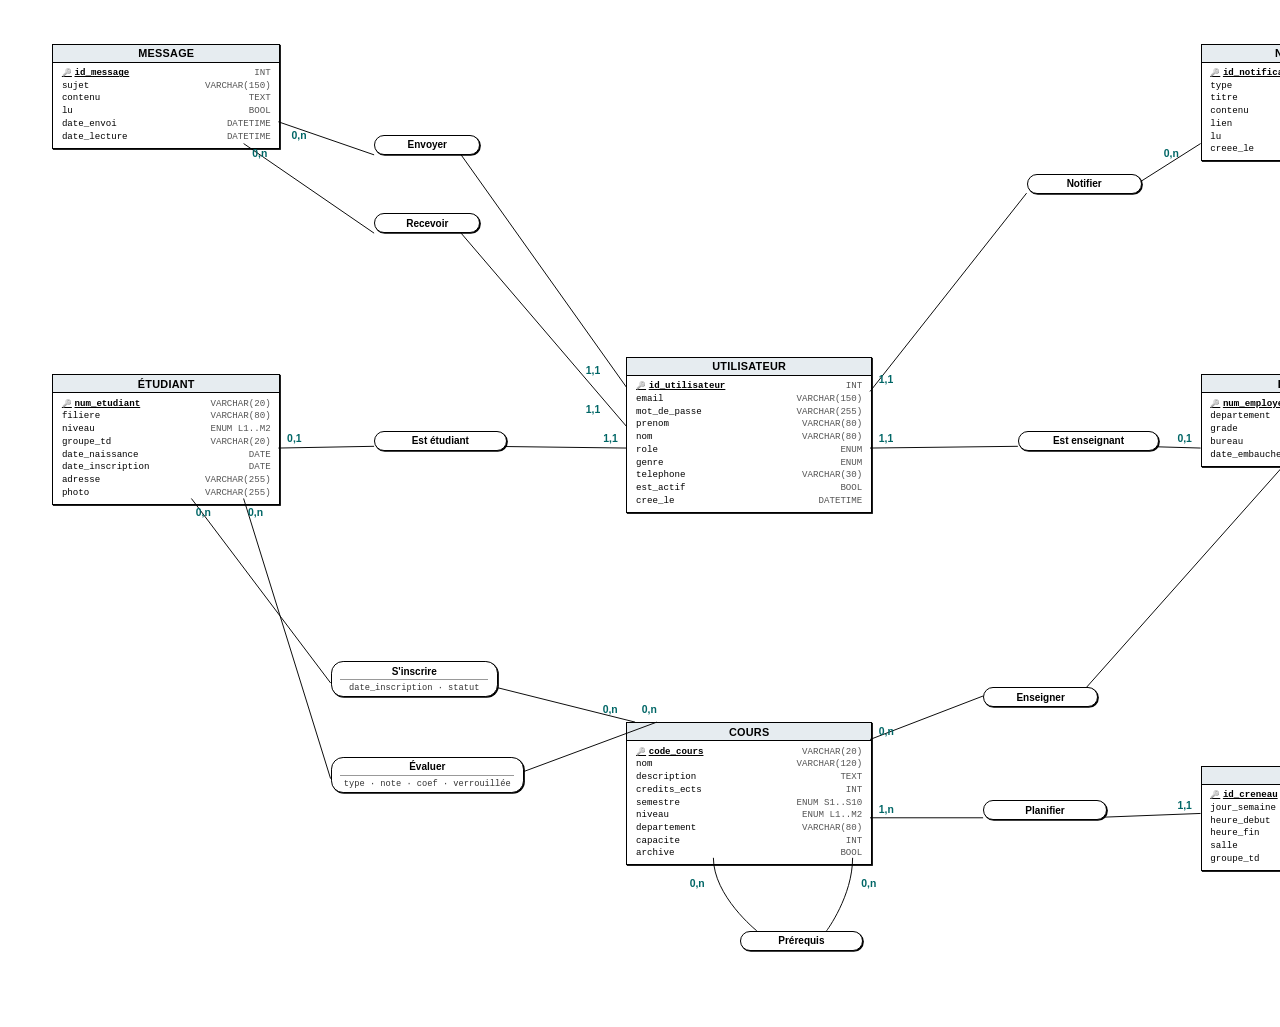
<file: docs/Diagramme-ER.html>
<!doctype html>
<html lang="fr">
<head>
<meta charset="utf-8">
<title>Modèle entité-association — SmartCampus</title>
<style>
  @page { size: A3 landscape; margin: 5mm; }
  html, body { margin: 0; padding: 0; background: #fff; font-family: "Calibri", "Segoe UI", Arial, sans-serif; }

  .canvas {
    position: relative;
    width: 1700px;
    height: 1180px;
    margin: 0 auto;
    background: #fff;
    zoom: 0.87;
  }

  /* ====== Entité ====== */
  .entity {
    position: absolute;
    background: #fff;
    border: 1.2px solid #000;
    font-size: 11.5px;
    color: #000;
    box-shadow: 1px 1px 0 #000;
  }
  .entity .ehead {
    background: #e6ecf0;
    border-bottom: 1px solid #000;
    padding: 3px 8px;
    font-weight: 700;
    text-align: center;
    font-size: 12.5px;
    letter-spacing: 0.3px;
  }
  .entity .erows { padding: 4px 6px 6px 6px; }
  .entity .row {
    display: flex;
    justify-content: space-between;
    gap: 10px;
    padding: 1px 4px;
    font-family: "Consolas", "Courier New", monospace;
    font-size: 10.5px;
  }
  .entity .row .pk { text-decoration: underline; font-weight: 700; }
  .entity .row .type { color: #555; }
  .entity .key::before {
    content: "🔑"; font-size: 9px; margin-right: 3px; filter: grayscale(1);
  }

  /* ====== Association ====== */
  .assoc {
    position: absolute;
    background: #fff;
    border: 1.2px solid #000;
    border-radius: 14px;
    padding: 4px 10px;
    font-weight: 700;
    font-size: 11.5px;
    text-align: center;
    box-shadow: 1px 1px 0 #000;
    white-space: nowrap;
    z-index: 5;
  }
  .assoc .verb { display: block; }
  .assoc .attrs {
    display: block;
    margin-top: 3px;
    padding-top: 3px;
    border-top: 0.5px solid #999;
    font-weight: 400;
    font-size: 10px;
    color: #333;
    font-family: "Consolas", "Courier New", monospace;
  }

  /* ====== SVG lignes ====== */
  svg.edges {
    position: absolute; top: 0; left: 0;
    width: 100%; height: 100%;
    pointer-events: none;
    z-index: 1;
  }
  svg.edges line, svg.edges path { fill: none; stroke: #000; stroke-width: 1.1; }
  svg.edges text {
    font-family: "Calibri", Arial, sans-serif;
    font-size: 12px;
    font-weight: 700;
    fill: #006666;
  }

</style>
</head>
<body>

<div class="canvas">

  <!-- =================================================================
       LAYOUT : UTILISATEUR au centre, entités-satellites autour
       ================================================================= -->

  <!-- MESSAGE : haut-gauche -->
  <div class="entity" style="left:60px; top:50px; width:260px;">
    <div class="ehead">MESSAGE</div>
    <div class="erows">
      <div class="row"><span class="pk key">id_message</span><span class="type">INT</span></div>
      <div class="row"><span>sujet</span><span class="type">VARCHAR(150)</span></div>
      <div class="row"><span>contenu</span><span class="type">TEXT</span></div>
      <div class="row"><span>lu</span><span class="type">BOOL</span></div>
      <div class="row"><span>date_envoi</span><span class="type">DATETIME</span></div>
      <div class="row"><span>date_lecture</span><span class="type">DATETIME</span></div>
    </div>
  </div>

  <!-- NOTIFICATION : haut-droite -->
  <div class="entity" style="left:1380px; top:50px; width:260px;">
    <div class="ehead">NOTIFICATION</div>
    <div class="erows">
      <div class="row"><span class="pk key">id_notification</span><span class="type">INT</span></div>
      <div class="row"><span>type</span><span class="type">VARCHAR(40)</span></div>
      <div class="row"><span>titre</span><span class="type">VARCHAR(150)</span></div>
      <div class="row"><span>contenu</span><span class="type">VARCHAR(255)</span></div>
      <div class="row"><span>lien</span><span class="type">VARCHAR(150)</span></div>
      <div class="row"><span>lu</span><span class="type">BOOL</span></div>
      <div class="row"><span>creee_le</span><span class="type">DATETIME</span></div>
    </div>
  </div>

  <!-- ÉTUDIANT : milieu-gauche -->
  <div class="entity" style="left:60px; top:430px; width:260px;">
    <div class="ehead">ÉTUDIANT</div>
    <div class="erows">
      <div class="row"><span class="pk key">num_etudiant</span><span class="type">VARCHAR(20)</span></div>
      <div class="row"><span>filiere</span><span class="type">VARCHAR(80)</span></div>
      <div class="row"><span>niveau</span><span class="type">ENUM L1..M2</span></div>
      <div class="row"><span>groupe_td</span><span class="type">VARCHAR(20)</span></div>
      <div class="row"><span>date_naissance</span><span class="type">DATE</span></div>
      <div class="row"><span>date_inscription</span><span class="type">DATE</span></div>
      <div class="row"><span>adresse</span><span class="type">VARCHAR(255)</span></div>
      <div class="row"><span>photo</span><span class="type">VARCHAR(255)</span></div>
    </div>
  </div>

  <!-- UTILISATEUR : centre -->
  <div class="entity" style="left:720px; top:410px; width:280px;">
    <div class="ehead">UTILISATEUR</div>
    <div class="erows">
      <div class="row"><span class="pk key">id_utilisateur</span><span class="type">INT</span></div>
      <div class="row"><span>email</span><span class="type">VARCHAR(150)</span></div>
      <div class="row"><span>mot_de_passe</span><span class="type">VARCHAR(255)</span></div>
      <div class="row"><span>prenom</span><span class="type">VARCHAR(80)</span></div>
      <div class="row"><span>nom</span><span class="type">VARCHAR(80)</span></div>
      <div class="row"><span>role</span><span class="type">ENUM</span></div>
      <div class="row"><span>genre</span><span class="type">ENUM</span></div>
      <div class="row"><span>telephone</span><span class="type">VARCHAR(30)</span></div>
      <div class="row"><span>est_actif</span><span class="type">BOOL</span></div>
      <div class="row"><span>cree_le</span><span class="type">DATETIME</span></div>
    </div>
  </div>

  <!-- ENSEIGNANT : milieu-droite -->
  <div class="entity" style="left:1380px; top:430px; width:260px;">
    <div class="ehead">ENSEIGNANT</div>
    <div class="erows">
      <div class="row"><span class="pk key">num_employe</span><span class="type">VARCHAR(20)</span></div>
      <div class="row"><span>departement</span><span class="type">VARCHAR(80)</span></div>
      <div class="row"><span>grade</span><span class="type">ENUM</span></div>
      <div class="row"><span>bureau</span><span class="type">VARCHAR(40)</span></div>
      <div class="row"><span>date_embauche</span><span class="type">DATE</span></div>
    </div>
  </div>

  <!-- COURS : bas centre -->
  <div class="entity" style="left:720px; top:830px; width:280px;">
    <div class="ehead">COURS</div>
    <div class="erows">
      <div class="row"><span class="pk key">code_cours</span><span class="type">VARCHAR(20)</span></div>
      <div class="row"><span>nom</span><span class="type">VARCHAR(120)</span></div>
      <div class="row"><span>description</span><span class="type">TEXT</span></div>
      <div class="row"><span>credits_ects</span><span class="type">INT</span></div>
      <div class="row"><span>semestre</span><span class="type">ENUM S1..S10</span></div>
      <div class="row"><span>niveau</span><span class="type">ENUM L1..M2</span></div>
      <div class="row"><span>departement</span><span class="type">VARCHAR(80)</span></div>
      <div class="row"><span>capacite</span><span class="type">INT</span></div>
      <div class="row"><span>archive</span><span class="type">BOOL</span></div>
    </div>
  </div>

  <!-- CRÉNEAU : bas-droite -->
  <div class="entity" style="left:1380px; top:880px; width:260px;">
    <div class="ehead">CRÉNEAU</div>
    <div class="erows">
      <div class="row"><span class="pk key">id_creneau</span><span class="type">INT</span></div>
      <div class="row"><span>jour_semaine</span><span class="type">TINYINT 1-7</span></div>
      <div class="row"><span>heure_debut</span><span class="type">TIME</span></div>
      <div class="row"><span>heure_fin</span><span class="type">TIME</span></div>
      <div class="row"><span>salle</span><span class="type">VARCHAR(40)</span></div>
      <div class="row"><span>groupe_td</span><span class="type">VARCHAR(20)</span></div>
    </div>
  </div>

  <!-- ===================== ASSOCIATIONS ===================== -->

  <!-- Envoyer : USER -> MESSAGE -->
  <div class="assoc" style="left:430px; top:155px; width:100px;">
    <span class="verb">Envoyer</span>
  </div>
  <!-- Recevoir : USER -> MESSAGE -->
  <div class="assoc" style="left:430px; top:245px; width:100px;">
    <span class="verb">Recevoir</span>
  </div>
  <!-- Notifier : USER -> NOTIFICATION -->
  <div class="assoc" style="left:1180px; top:200px; width:110px;">
    <span class="verb">Notifier</span>
  </div>

  <!-- Est étudiant : USER <-> ÉTUDIANT -->
  <div class="assoc" style="left:430px; top:495px; width:130px;">
    <span class="verb">Est étudiant</span>
  </div>
  <!-- Est enseignant : USER <-> ENSEIGNANT -->
  <div class="assoc" style="left:1170px; top:495px; width:140px;">
    <span class="verb">Est enseignant</span>
  </div>

  <!-- S'inscrire (porteuse) : ÉTUDIANT <-> COURS -->
  <div class="assoc" style="left:380px; top:760px; width:170px;">
    <span class="verb">S'inscrire</span>
    <span class="attrs">date_inscription · statut</span>
  </div>
  <!-- Évaluer (porteuse) : ÉTUDIANT <-> COURS -->
  <div class="assoc" style="left:380px; top:870px; width:200px;">
    <span class="verb">Évaluer</span>
    <span class="attrs">type · note · coef · verrouillée</span>
  </div>

  <!-- Enseigne : ENSEIGNANT -> COURS -->
  <div class="assoc" style="left:1130px; top:790px; width:110px;">
    <span class="verb">Enseigner</span>
  </div>

  <!-- Planifier : COURS -> CRÉNEAU -->
  <div class="assoc" style="left:1130px; top:920px; width:120px;">
    <span class="verb">Planifier</span>
  </div>

  <!-- Prérequis : COURS réflexif -->
  <div class="assoc" style="left:850px; top:1070px; width:120px;">
    <span class="verb">Prérequis</span>
  </div>

  <!-- ===================== LIGNES + CARDINALITÉS ===================== -->
  <!--
       Conventions :
       - chaque ligne part du BORD d'une entité ou d'une association
       - les cardinalités sont placées contre l'entité concernée (pas au milieu)
  -->
  <svg class="edges" viewBox="0 0 1700 1180" preserveAspectRatio="none">

    <!-- Repères des bords d'entités utilisés ci-dessous :
         MESSAGE       x[60,320]   y[50,200]
         NOTIFICATION  x[1380,1640] y[50,210]
         ÉTUDIANT      x[60,320]   y[430,605]
         UTILISATEUR   x[720,1000] y[410,620]
         ENSEIGNANT    x[1380,1640] y[430,555]
         COURS         x[720,1000] y[830,1010]
         CRÉNEAU       x[1380,1640] y[880,1015]
    -->

    <!-- ==== Envoyer : USER (left) → Envoyer → MESSAGE (right/bottom) ==== -->
    <line x1="720" y1="445" x2="530" y2="178"/>
    <line x1="430" y1="178" x2="320" y2="140"/>
    <text x="690" y="430" text-anchor="end">1,1</text>
    <text x="335" y="160">0,n</text>

    <!-- ==== Recevoir : USER → Recevoir → MESSAGE ==== -->
    <line x1="720" y1="490" x2="530" y2="268"/>
    <line x1="430" y1="268" x2="280" y2="165"/>
    <text x="690" y="475" text-anchor="end">1,1</text>
    <text x="290" y="180">0,n</text>

    <!-- ==== Notifier : USER (right) → Notifier → NOTIFICATION (left) ==== -->
    <line x1="1000" y1="450" x2="1180" y2="222"/>
    <line x1="1290" y1="222" x2="1380" y2="165"/>
    <text x="1010" y="440">1,1</text>
    <text x="1355" y="180" text-anchor="end">0,n</text>

    <!-- ==== Est étudiant : USER (left) ↔ Est étudiant ↔ ÉTUDIANT (right) ==== -->
    <line x1="720" y1="515" x2="560" y2="513"/>
    <line x1="430" y1="513" x2="320" y2="515"/>
    <text x="710" y="508" text-anchor="end">1,1</text>
    <text x="330" y="508">0,1</text>

    <!-- ==== Est enseignant : USER (right) ↔ Est enseignant ↔ ENSEIGNANT (left) ==== -->
    <line x1="1000" y1="515" x2="1170" y2="513"/>
    <line x1="1310" y1="513" x2="1380" y2="515"/>
    <text x="1010" y="508">1,1</text>
    <text x="1370" y="508" text-anchor="end">0,1</text>

    <!-- ==== S'inscrire : ÉTUDIANT (bottom y≈573) ↔ S'inscrire ↔ COURS (top y=830) ==== -->
    <line x1="220" y1="573" x2="380" y2="785"/>
    <line x1="550" y1="785" x2="730" y2="830"/>
    <text x="225" y="593">0,n</text>
    <text x="710" y="820" text-anchor="end">0,n</text>

    <!-- ==== Évaluer : ÉTUDIANT ↔ Évaluer ↔ COURS ==== -->
    <line x1="280" y1="573" x2="380" y2="895"/>
    <line x1="580" y1="895" x2="755" y2="830"/>
    <text x="285" y="593">0,n</text>
    <text x="755" y="820" text-anchor="end">0,n</text>

    <!-- ==== Enseigner : ENSEIGNANT (bottom y≈530) ↔ Enseigner ↔ COURS (right) ==== -->
    <line x1="1480" y1="530" x2="1240" y2="800"/>
    <line x1="1130" y1="800" x2="1000" y2="850"/>
    <text x="1490" y="550">0,1</text>
    <text x="1010" y="845">0,n</text>

    <!-- ==== Planifier : COURS (right x=1000) ↔ Planifier ↔ CRÉNEAU (left x=1380) ==== -->
    <line x1="1000" y1="940" x2="1130" y2="940"/>
    <line x1="1250" y1="940" x2="1380" y2="935"/>
    <text x="1010" y="935">1,n</text>
    <text x="1370" y="930" text-anchor="end">1,1</text>

    <!-- ==== Prérequis : réflexive sur COURS (bottom y≈986, Prérequis top y=1070) ==== -->
    <path d="M 820 986 C 820 1030 870 1070 870 1070"/>
    <text x="810" y="1020" text-anchor="end">0,n</text>
    <path d="M 980 986 C 980 1030 950 1070 950 1070"/>
    <text x="990" y="1020">0,n</text>

  </svg>

</div>

</body>
</html>
</file>
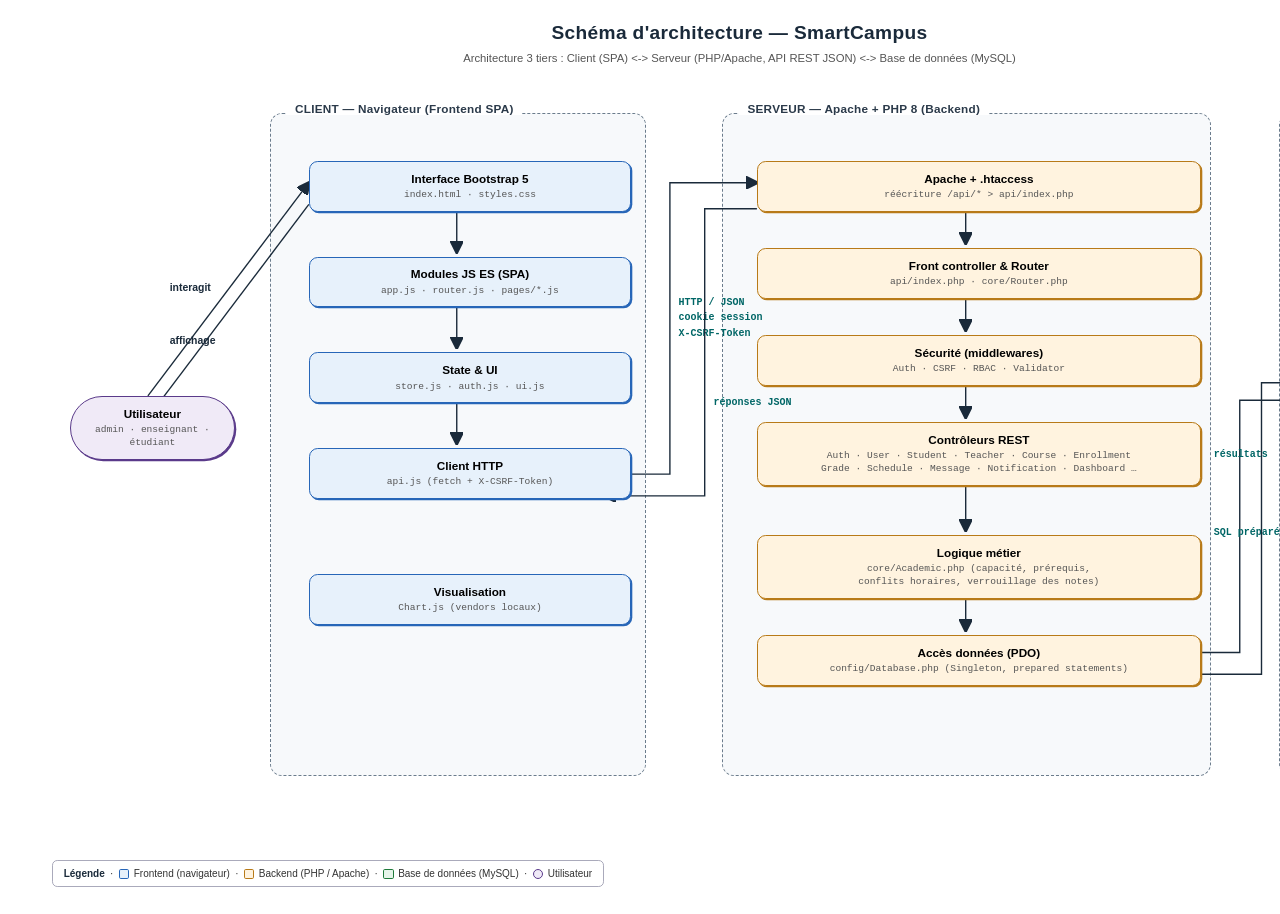
<file: docs/Schema-Architecture.html>
<!doctype html>
<html lang="fr">
<head>
<meta charset="utf-8">
<title>Schéma d'architecture — SmartCampus</title>
<style>
  @page { size: A3 landscape; margin: 8mm; }
  html, body { margin: 0; padding: 0; background: #fff; font-family: "Calibri", "Segoe UI", Arial, sans-serif; }

  .canvas {
    position: relative;
    width: 1700px;
    height: 1050px;
    margin: 0 auto;
    background: #fff;
    zoom: 0.87;
  }

  .title {
    position: absolute;
    top: 25px; left: 0; right: 0;
    text-align: center;
    font-size: 22px;
    font-weight: 700;
    letter-spacing: 0.4px;
    color: #1a2a3a;
  }
  .subtitle {
    position: absolute;
    top: 60px; left: 0; right: 0;
    text-align: center;
    font-size: 13px;
    color: #555;
  }

  /* ====== Grosses zones (Client / Serveur / DB) ====== */
  .zone {
    position: absolute;
    border: 2px dashed #6b7c8c;
    border-radius: 14px;
    background: #f7f9fb;
    z-index: 0;
  }
  .zone .ztitle {
    position: absolute;
    top: -14px; left: 18px;
    background: #fff;
    padding: 0 10px;
    font-weight: 700;
    font-size: 13.5px;
    color: #2b3a4a;
    letter-spacing: 0.3px;
  }

  /* ====== Composants ====== */
  .box {
    position: absolute;
    background: #fff;
    border: 1.4px solid #1a2a3a;
    border-radius: 10px;
    box-shadow: 1.5px 1.5px 0 #1a2a3a;
    padding: 10px 14px;
    text-align: center;
    font-size: 13px;
    line-height: 1.35;
    z-index: 2;
  }
  .box .name { font-weight: 700; font-size: 13.5px; }
  .box .detail { font-size: 11px; color: #555; margin-top: 3px; font-family: "Consolas", "Courier New", monospace; }

  .box.front  { background: #e7f1fb; border-color: #2766b8; box-shadow: 1.5px 1.5px 0 #2766b8; }
  .box.back   { background: #fff3df; border-color: #b87a18; box-shadow: 1.5px 1.5px 0 #b87a18; }
  .box.db     { background: #e6f5ea; border-color: #1f7a3a; box-shadow: 1.5px 1.5px 0 #1f7a3a; }
  .box.user   { background: #f0eaf7; border-color: #5a3a8a; box-shadow: 1.5px 1.5px 0 #5a3a8a; border-radius: 50px; }

  /* ====== Flèches SVG ====== */
  svg.edges {
    position: absolute; top: 0; left: 0;
    width: 100%; height: 100%;
    pointer-events: none;
    z-index: 1;
  }
  svg.edges path, svg.edges line { fill: none; stroke: #1a2a3a; stroke-width: 1.6; }
  svg.edges .arrow { fill: #1a2a3a; }
  svg.edges text {
    font-family: "Calibri", Arial, sans-serif;
    font-size: 12px;
    font-weight: 600;
    fill: #1a2a3a;
  }
  svg.edges text.proto {
    font-size: 11.5px;
    fill: #006666;
    font-family: "Consolas", "Courier New", monospace;
  }

  .legend {
    position: absolute;
    left: 60px; bottom: 30px;
    font-size: 11.5px;
    color: #333;
    background: #fff;
    border: 1px solid #aab;
    padding: 8px 12px;
    border-radius: 6px;
    z-index: 3;
  }
  .legend b { color: #1a2a3a; }
  .legend .dot { display:inline-block; width:10px; height:10px; border-radius:2px; margin-right:5px; vertical-align:middle; border:1px solid #555; }

</style>
</head>
<body>

<div class="canvas">

  <div class="title">Schéma d'architecture — SmartCampus</div>
  <div class="subtitle">Architecture 3 tiers : Client (SPA) &lt;-&gt; Serveur (PHP/Apache, API REST JSON) &lt;-&gt; Base de données (MySQL)</div>

  <!-- ======================= ZONES (décor) ======================= -->
  <div class="zone" style="left:310px; top:130px; width:430px; height:760px;">
    <div class="ztitle">CLIENT — Navigateur (Frontend SPA)</div>
  </div>
  <div class="zone" style="left:830px; top:130px; width:560px; height:760px;">
    <div class="ztitle">SERVEUR — Apache + PHP 8 (Backend)</div>
  </div>
  <div class="zone" style="left:1470px; top:130px; width:170px; height:760px;">
    <div class="ztitle">BASE</div>
  </div>

  <!-- ======================= UTILISATEUR ======================= -->
  <div class="box user" style="left:80px; top:455px; width:160px;">
    <div class="name">Utilisateur</div>
    <div class="detail">admin · enseignant · étudiant</div>
  </div>

  <!-- ======================= COMPOSANTS CLIENT ======================= -->
  <div class="box front" style="left:355px; top:185px; width:340px;">
    <div class="name">Interface Bootstrap 5</div>
    <div class="detail">index.html · styles.css</div>
  </div>
  <div class="box front" style="left:355px; top:295px; width:340px;">
    <div class="name">Modules JS ES (SPA)</div>
    <div class="detail">app.js · router.js · pages/*.js</div>
  </div>
  <div class="box front" style="left:355px; top:405px; width:340px;">
    <div class="name">State &amp; UI</div>
    <div class="detail">store.js · auth.js · ui.js</div>
  </div>
  <div class="box front" style="left:355px; top:515px; width:340px;">
    <div class="name">Client HTTP</div>
    <div class="detail">api.js  (fetch + X-CSRF-Token)</div>
  </div>
  <div class="box front" style="left:355px; top:660px; width:340px;">
    <div class="name">Visualisation</div>
    <div class="detail">Chart.js (vendors locaux)</div>
  </div>

  <!-- ======================= COMPOSANTS SERVEUR ======================= -->
  <div class="box back" style="left:870px; top:185px; width:480px;">
    <div class="name">Apache  +  .htaccess</div>
    <div class="detail">réécriture /api/* &gt; api/index.php</div>
  </div>
  <div class="box back" style="left:870px; top:285px; width:480px;">
    <div class="name">Front controller &amp; Router</div>
    <div class="detail">api/index.php · core/Router.php</div>
  </div>
  <div class="box back" style="left:870px; top:385px; width:480px;">
    <div class="name">Sécurité (middlewares)</div>
    <div class="detail">Auth · CSRF · RBAC · Validator</div>
  </div>
  <div class="box back" style="left:870px; top:485px; width:480px;">
    <div class="name">Contrôleurs REST</div>
    <div class="detail">Auth · User · Student · Teacher · Course · Enrollment<br>Grade · Schedule · Message · Notification · Dashboard …</div>
  </div>
  <div class="box back" style="left:870px; top:615px; width:480px;">
    <div class="name">Logique métier</div>
    <div class="detail">core/Academic.php  (capacité, prérequis,<br>conflits horaires, verrouillage des notes)</div>
  </div>
  <div class="box back" style="left:870px; top:730px; width:480px;">
    <div class="name">Accès données (PDO)</div>
    <div class="detail">config/Database.php  (Singleton, prepared statements)</div>
  </div>

  <!-- ======================= BASE ======================= -->
  <div class="box db" style="left:1485px; top:420px; width:140px;">
    <div class="name">MySQL 8</div>
    <div class="detail">smartcampus<br>14 tables<br>InnoDB / UTF-8</div>
  </div>

  <!-- ======================= FLÈCHES ======================= -->
  <svg class="edges" viewBox="0 0 1700 1050" preserveAspectRatio="none">
    <defs>
      <marker id="ar" viewBox="0 0 10 10" refX="9" refY="5" markerWidth="9" markerHeight="9" orient="auto-start-reverse">
        <path class="arrow" d="M 0 0 L 10 5 L 0 10 z"/>
      </marker>
    </defs>

    <!-- Utilisateur <-> Interface Bootstrap (interagit / affichage) -->
    <line x1="170" y1="455" x2="355" y2="210" marker-end="url(#ar)"/>
    <line x1="355" y1="235" x2="170" y2="480" marker-end="url(#ar)"/>
    <text x="195" y="335">interagit</text>
    <text x="195" y="395">affichage</text>

    <!-- Flux interne Client (haut -> bas) -->
    <line x1="525" y1="230" x2="525" y2="290" marker-end="url(#ar)"/>
    <line x1="525" y1="340" x2="525" y2="400" marker-end="url(#ar)"/>
    <line x1="525" y1="450" x2="525" y2="510" marker-end="url(#ar)"/>

    <!-- Client.api.js -> Apache (HTTP JSON) — route en L -->
    <path d="M 695 545 L 770 545 L 770 210 L 870 210" marker-end="url(#ar)"/>
    <text class="proto" x="780" y="350">HTTP / JSON</text>
    <text class="proto" x="780" y="368">cookie session</text>
    <text class="proto" x="780" y="386">X-CSRF-Token</text>

    <!-- Apache -> Client (réponses JSON) — route en L -->
    <path d="M 870 240 L 810 240 L 810 570 L 695 570" marker-end="url(#ar)"/>
    <text class="proto" x="820" y="465">réponses JSON</text>

    <!-- Flux interne Serveur (haut -> bas) -->
    <line x1="1110" y1="230" x2="1110" y2="280" marker-end="url(#ar)"/>
    <line x1="1110" y1="330" x2="1110" y2="380" marker-end="url(#ar)"/>
    <line x1="1110" y1="430" x2="1110" y2="480" marker-end="url(#ar)"/>
    <line x1="1110" y1="545" x2="1110" y2="610" marker-end="url(#ar)"/>
    <line x1="1110" y1="670" x2="1110" y2="725" marker-end="url(#ar)"/>

    <!-- Serveur (PDO) -> Base (SQL préparé) — route en L -->
    <path d="M 1350 750 L 1425 750 L 1425 460 L 1485 460" marker-end="url(#ar)"/>
    <text class="proto" x="1395" y="615">SQL préparé</text>

    <!-- Base -> Serveur (résultats) — route en L -->
    <path d="M 1485 440 L 1450 440 L 1450 775 L 1350 775" marker-end="url(#ar)"/>
    <text class="proto" x="1395" y="525">résultats</text>

  </svg>

  <!-- ======================= LÉGENDE ======================= -->
  <div class="legend">
    <b>Légende</b> &nbsp;·&nbsp;
    <span class="dot" style="background:#e7f1fb;border-color:#2766b8;"></span>Frontend (navigateur) &nbsp;·&nbsp;
    <span class="dot" style="background:#fff3df;border-color:#b87a18;"></span>Backend (PHP / Apache) &nbsp;·&nbsp;
    <span class="dot" style="background:#e6f5ea;border-color:#1f7a3a;"></span>Base de données (MySQL) &nbsp;·&nbsp;
    <span class="dot" style="background:#f0eaf7;border-color:#5a3a8a;border-radius:50%;"></span>Utilisateur
  </div>

</div>

</body>
</html>
</file>
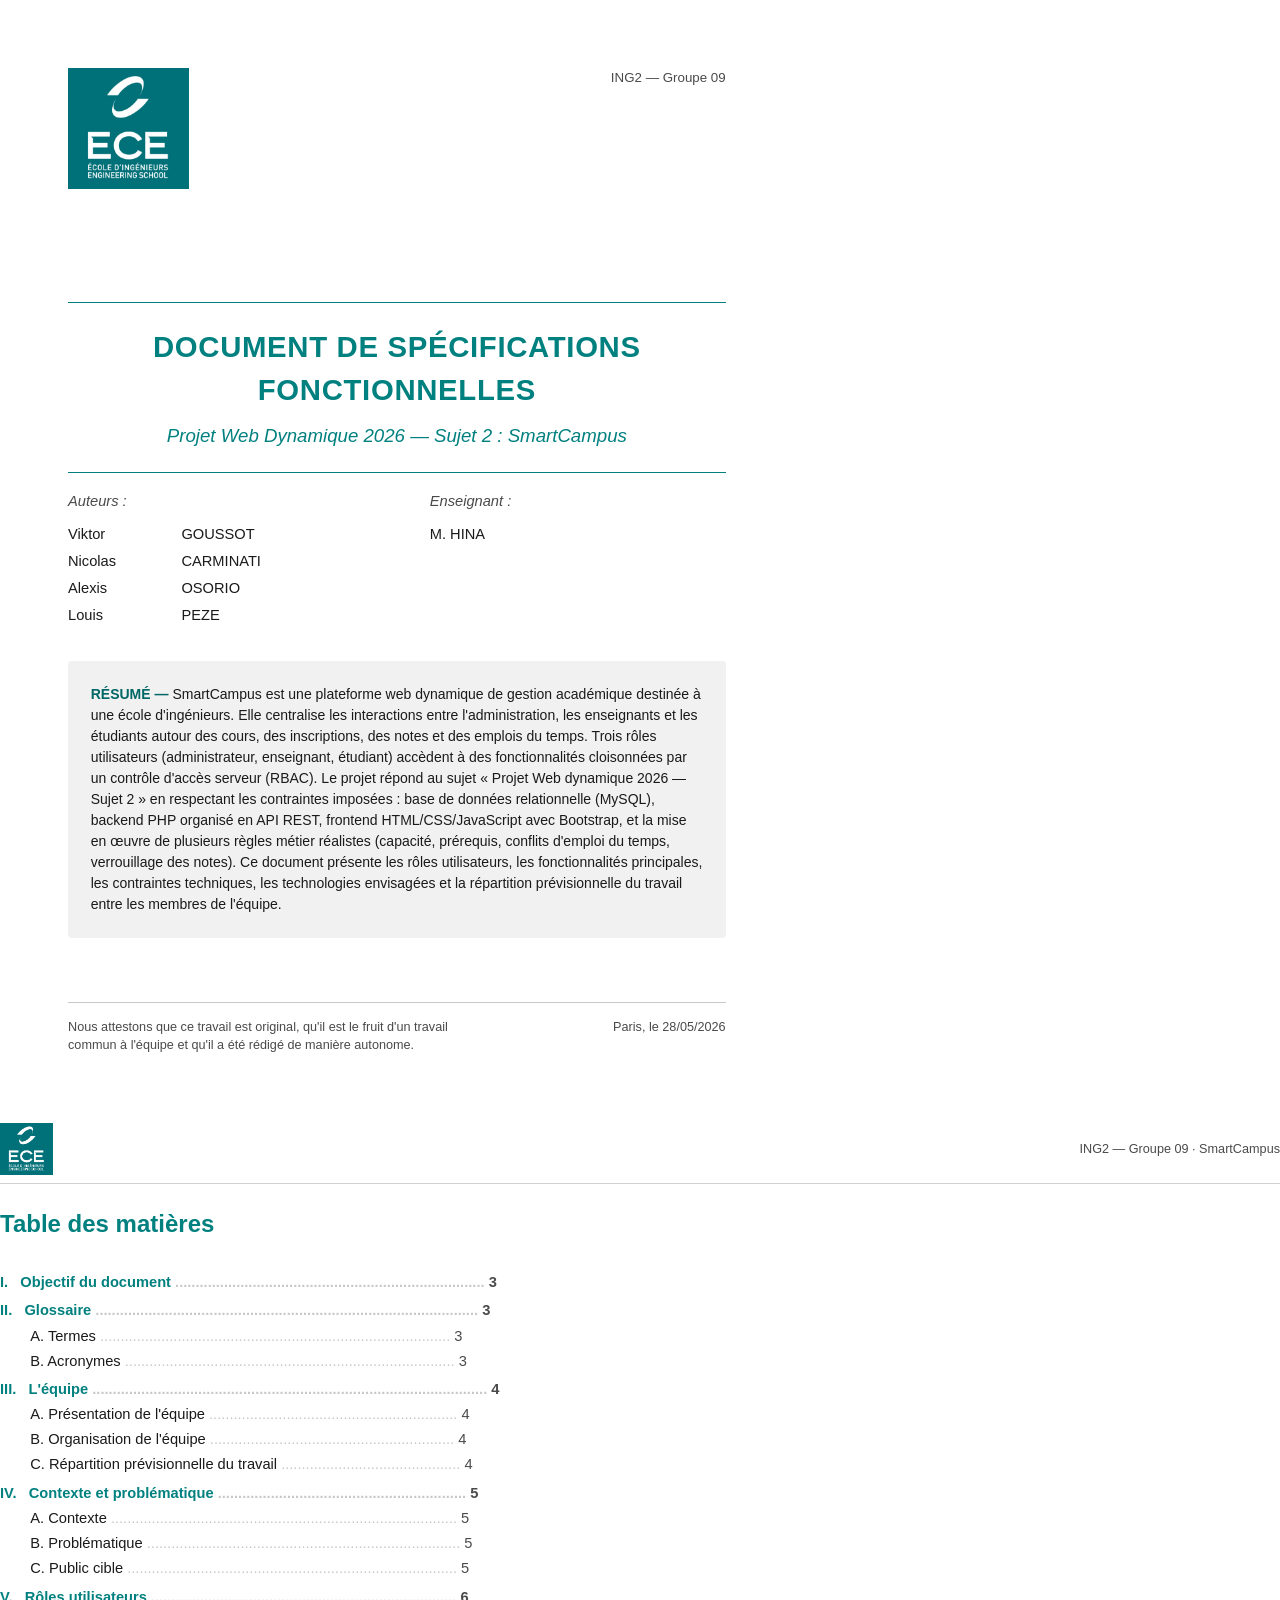
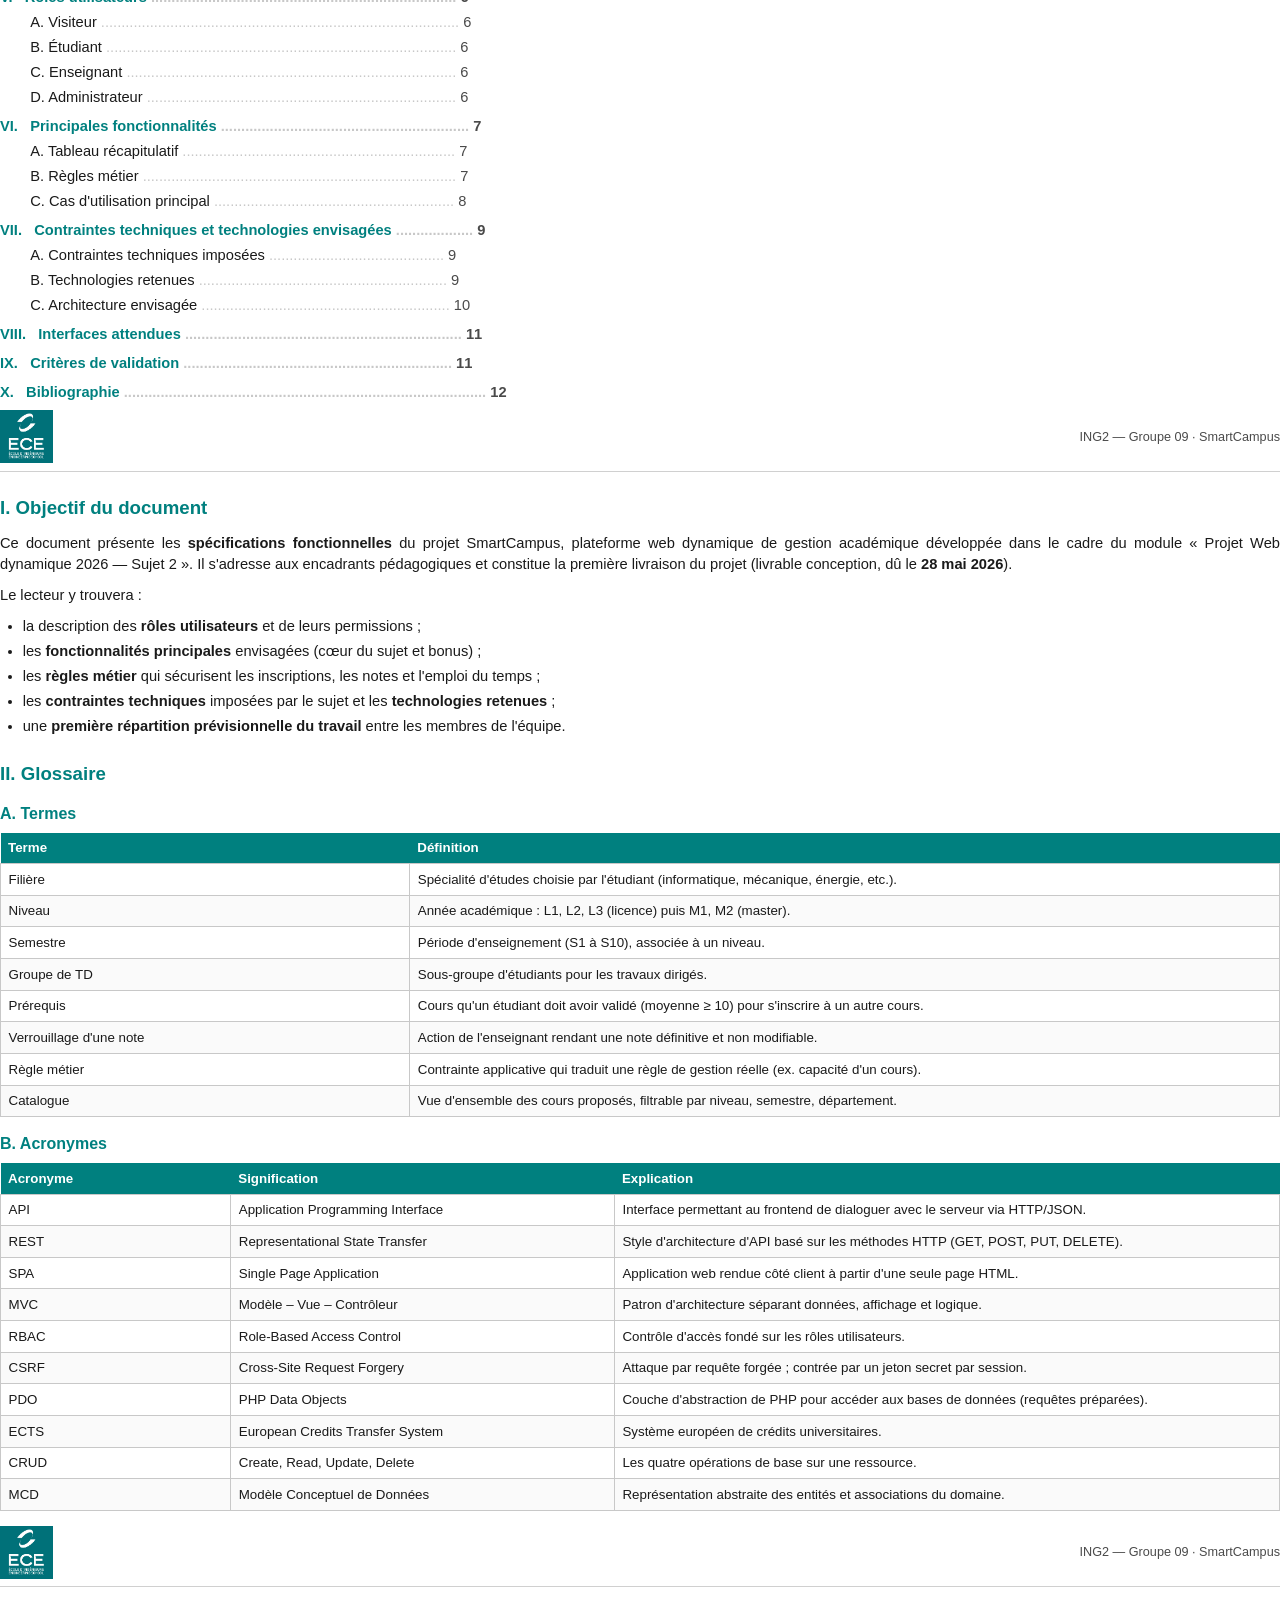
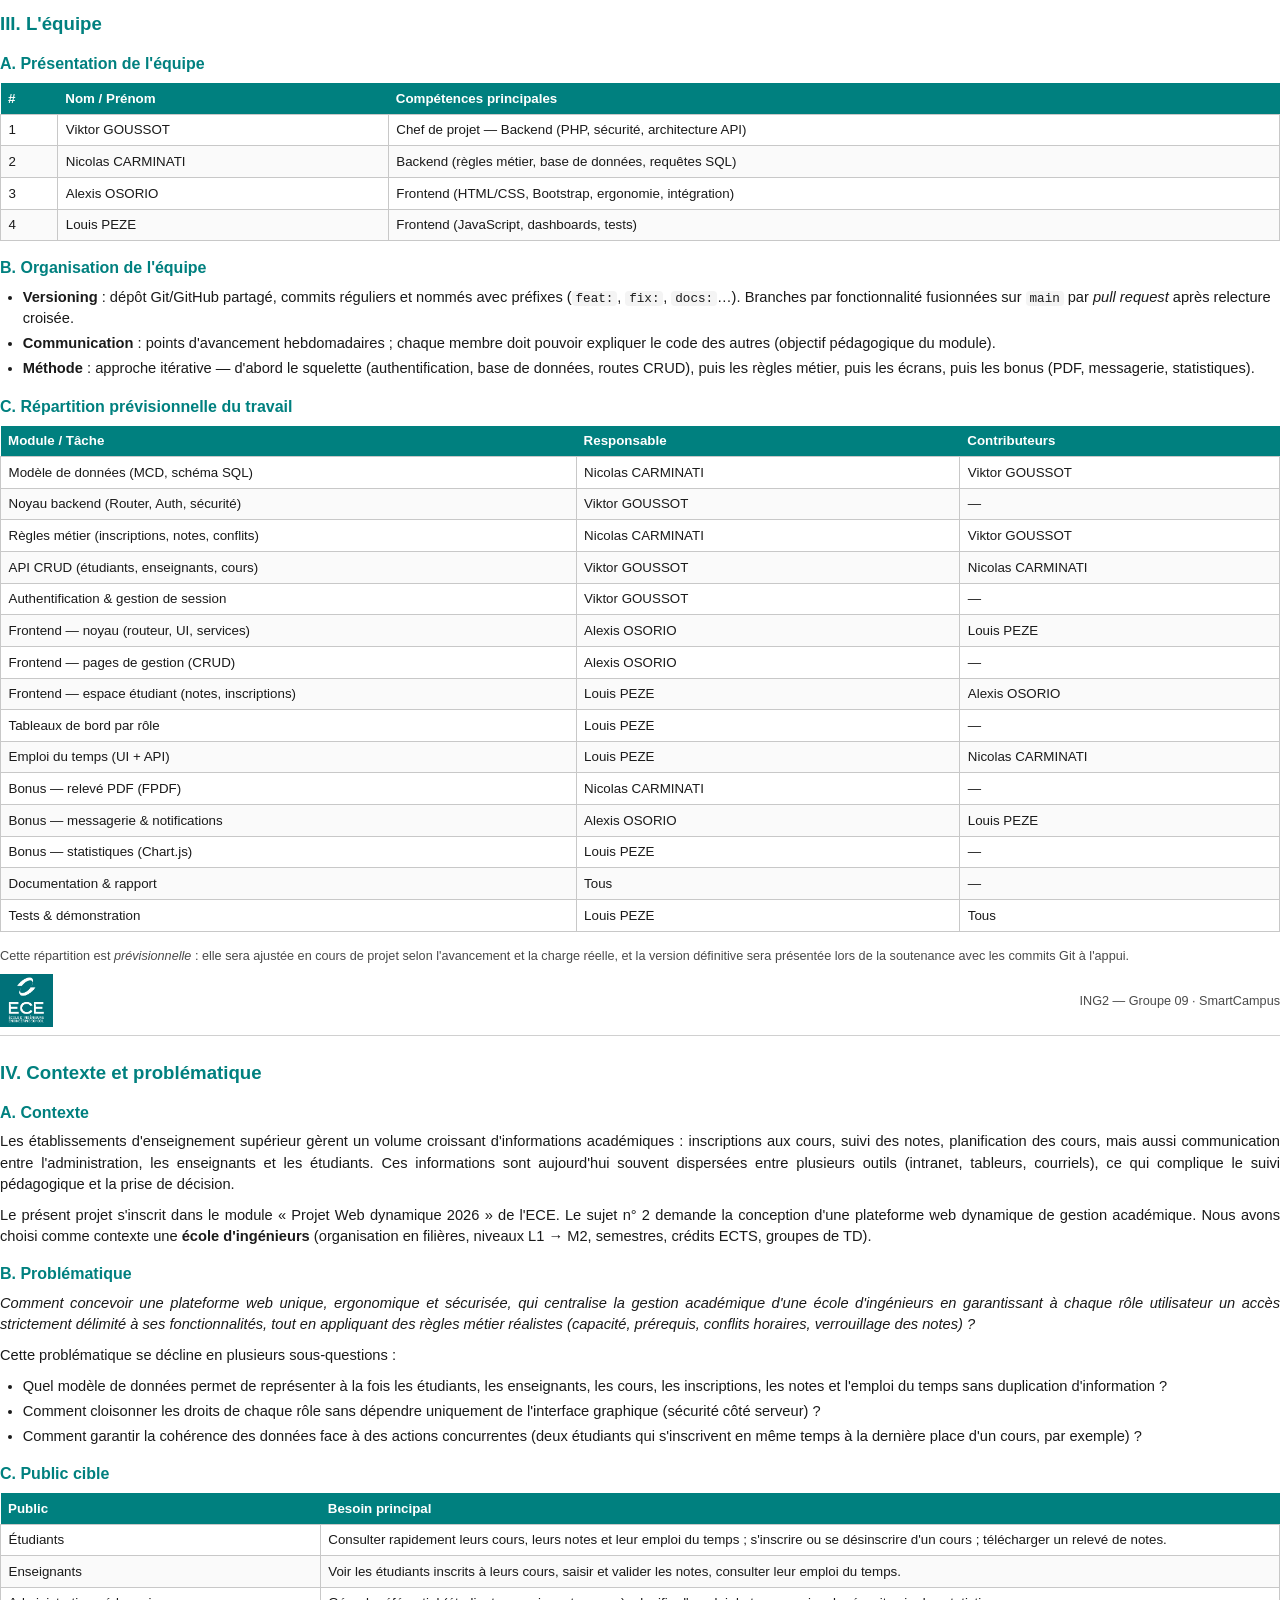
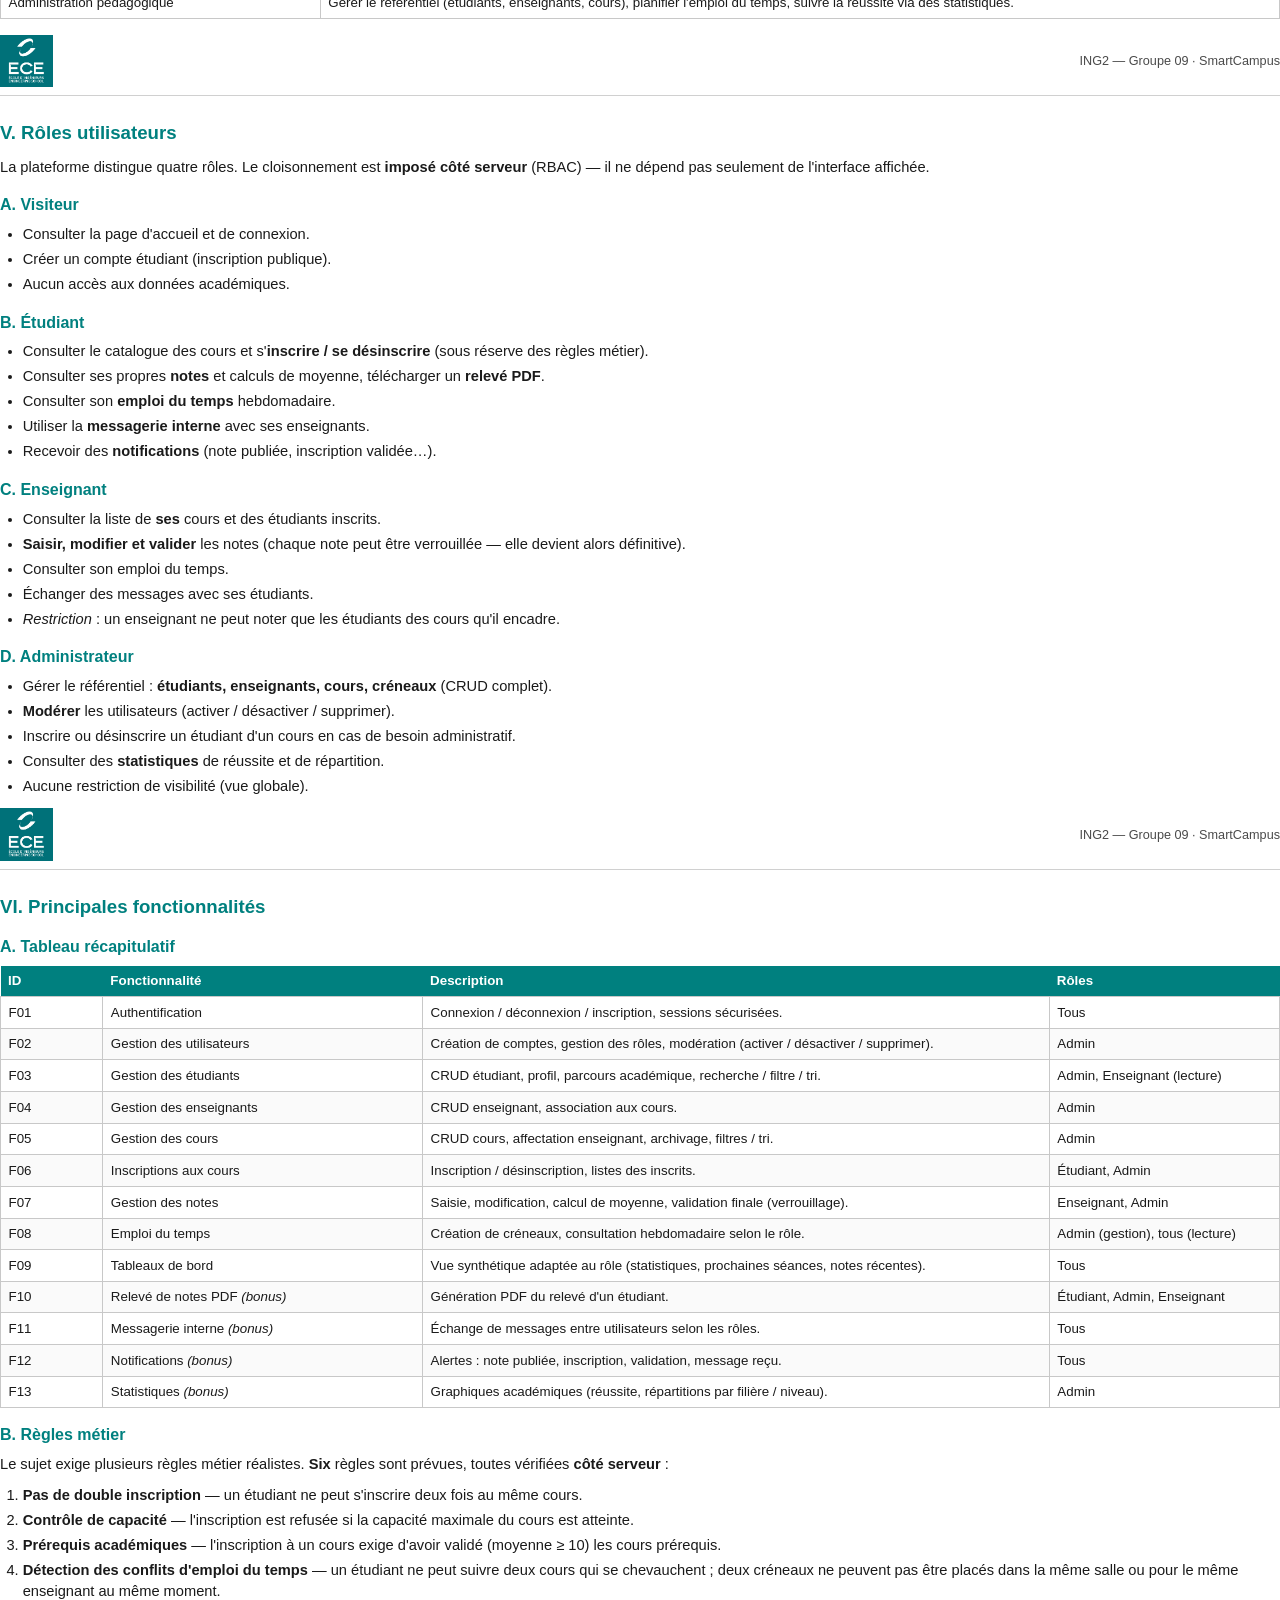
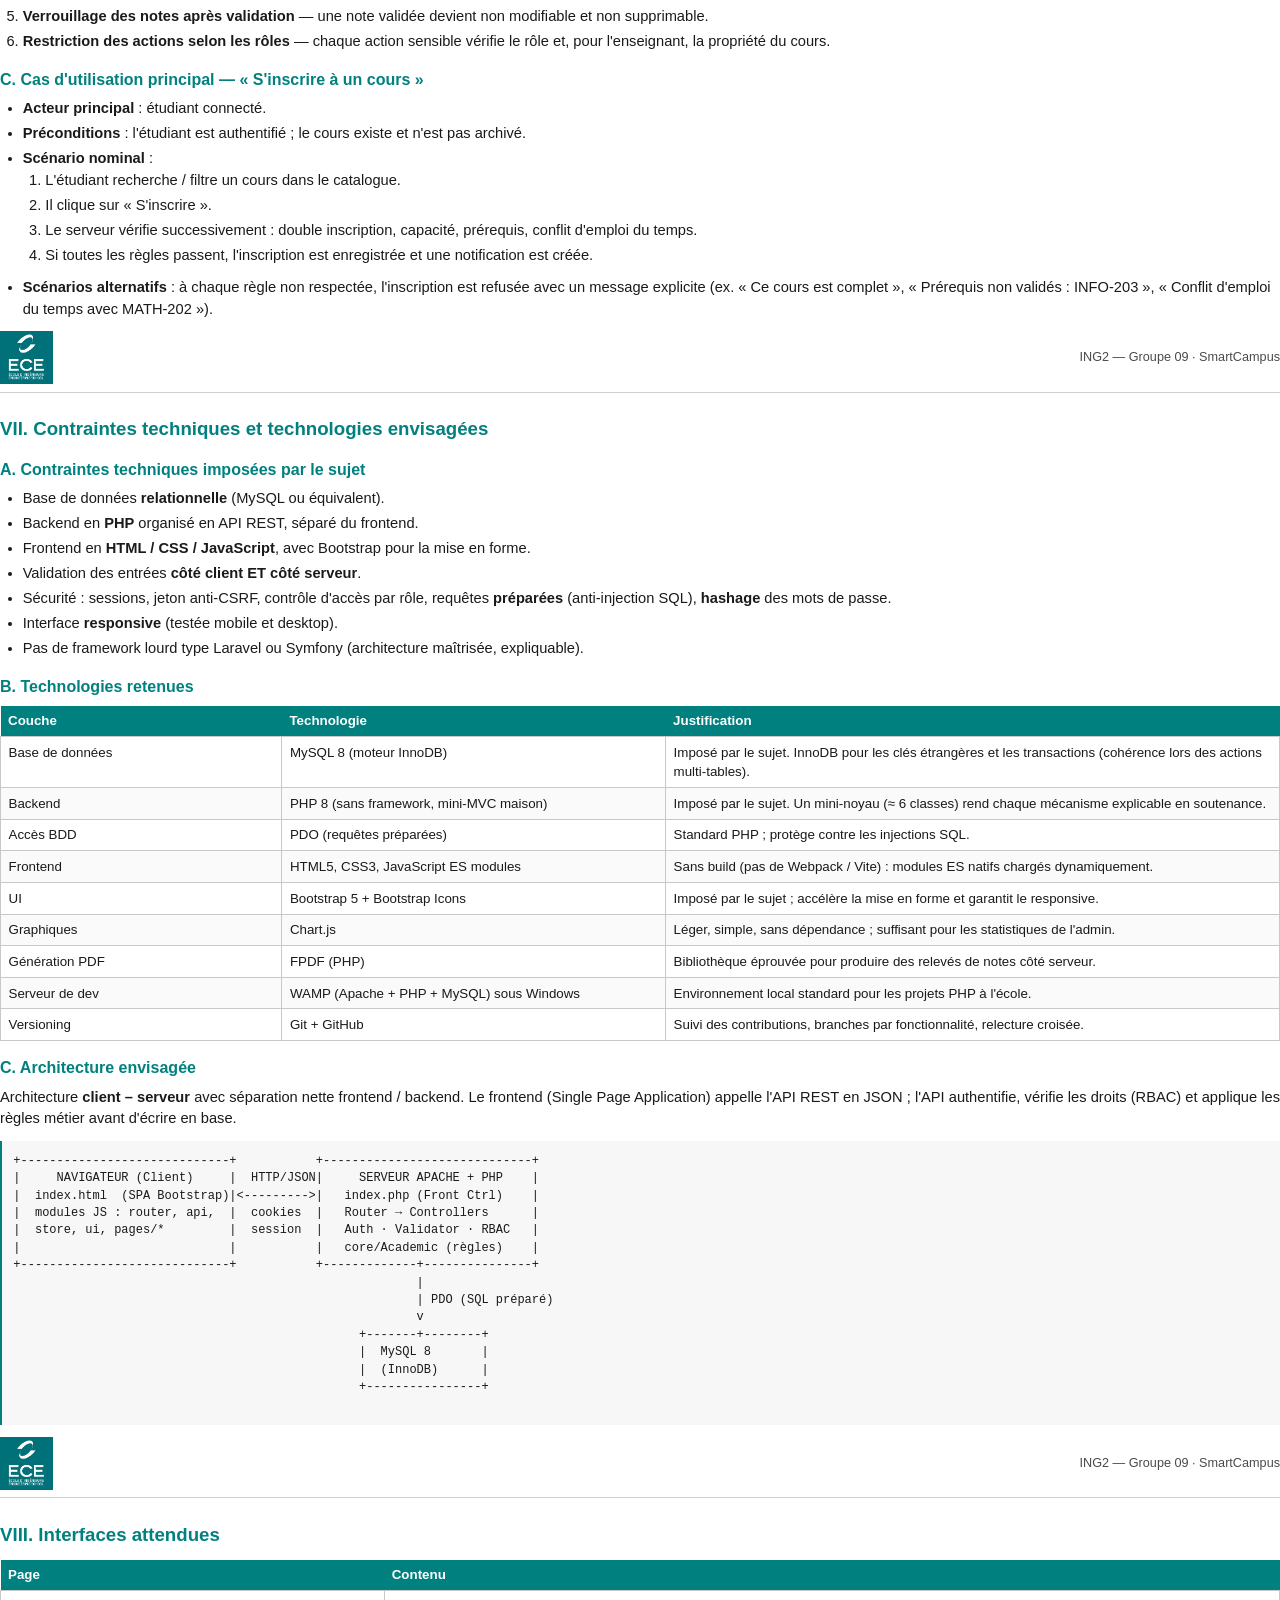
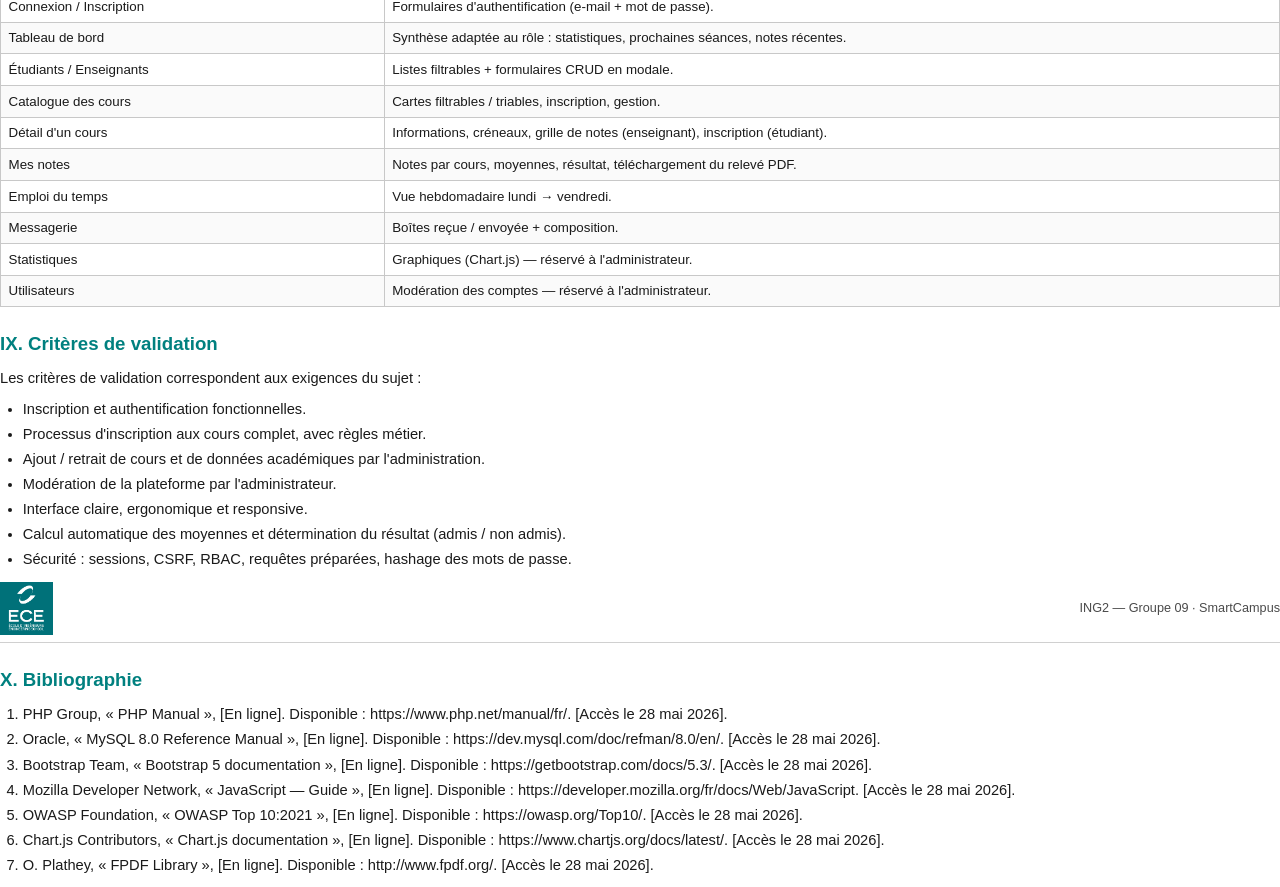
<file: docs/Specifications-Fonctionnelles.html>
<!doctype html>
<html lang="fr">
<head>
<meta charset="utf-8">
<title>Spécifications fonctionnelles — SmartCampus</title>
<style>
  /* ====== Page setup ====== */
  @page {
    size: A4;
    margin: 22mm 18mm 22mm 18mm;
  }
  @page :first { margin: 0; }

  html, body { margin: 0; padding: 0; }
  body {
    font-family: "Calibri", "Segoe UI", Arial, sans-serif;
    font-size: 11pt;
    line-height: 1.45;
    color: #1a1a1a;
  }

  /* ====== Couleur ECE ====== */
  :root { --ece: #00807F; --ece-soft: #E6F1F1; --ece-dark: #006666; }

  /* ====== Titres ====== */
  h1, h2, h3, h4 { color: var(--ece); font-weight: 700; }
  h1 { font-size: 18pt; margin: 0 0 4mm 0; }
  h2 { font-size: 14pt; margin: 6mm 0 3mm 0; page-break-after: avoid; }
  h3 { font-size: 12pt; margin: 4mm 0 2mm 0; page-break-after: avoid; }
  h4 { font-size: 11pt; margin: 3mm 0 1mm 0; }

  p { margin: 0 0 2.5mm 0; text-align: justify; }
  ul, ol { margin: 0 0 3mm 0; padding-left: 6mm; }
  li { margin-bottom: 1mm; }

  /* ====== Tableaux ====== */
  table {
    width: 100%;
    border-collapse: collapse;
    margin: 2mm 0 4mm 0;
    font-size: 10pt;
    page-break-inside: avoid;
  }
  thead th {
    background: var(--ece);
    color: #fff;
    text-align: left;
    padding: 1.5mm 2mm;
    font-weight: 600;
  }
  tbody td {
    border: 0.3pt solid #c8c8c8;
    padding: 1.5mm 2mm;
    vertical-align: top;
  }
  tbody tr:nth-child(even) td { background: #fafafa; }

  /* ====== Logo ECE ====== */
  .ece-logo { display: inline-block; vertical-align: middle; }
  .ece-logo img { display: block; }
  .ece-logo.cover img { width: 32mm; height: 32mm; }
  .ece-logo.small img { width: 14mm; height: 14mm; }

  /* ====== En-tête courant (haut de chaque page) ====== */
  .running-header {
    position: running(header);
    width: 100%;
    color: #4a4a4a;
    font-size: 9pt;
  }

  /* ====== PAGE DE GARDE (layout absolu) ====== */
  .cover {
    height: 297mm;
    width: 210mm;
    box-sizing: border-box;
    page-break-after: always;
    position: relative;
    overflow: hidden;
  }
  .cv-logo { position: absolute; top: 18mm; left: 18mm; }
  .cv-logo img { width: 32mm; height: 32mm; display: block; }
  .cv-ing {
    position: absolute; top: 18mm; right: 18mm;
    color: #4a4a4a; font-size: 10pt; text-align: right;
  }
  .cv-title {
    position: absolute;
    top: 80mm; left: 18mm; right: 18mm;
    padding: 6mm 4mm;
    border-top: 1.2pt solid var(--ece);
    border-bottom: 1.2pt solid var(--ece);
    text-align: center;
  }
  .cv-title .doc-type {
    color: var(--ece); font-size: 22pt; font-weight: 800;
    letter-spacing: 0.5pt; margin-bottom: 3mm;
  }
  .cv-title .doc-subtitle {
    color: var(--ece); font-size: 14pt; font-style: italic; font-weight: 500;
  }
  .cv-meta {
    position: absolute;
    top: 130mm; left: 18mm; right: 18mm;
    font-size: 11pt;
  }
  .cv-meta .authors { float: left; width: 50%; }
  .cv-meta .teacher { float: right; width: 45%; }
  .cv-meta .label { font-style: italic; color: #4a4a4a; margin-bottom: 3mm; }
  .cv-meta .name { margin-bottom: 1.5mm; }
  .cv-meta .name .first { display: inline-block; min-width: 30mm; }
  .cv-meta::after { content: ""; display: block; clear: both; }
  .cv-summary {
    position: absolute;
    top: 175mm; left: 18mm; right: 18mm;
    background: #f1f1f1;
    padding: 6mm;
    border-radius: 1mm;
    font-size: 10.5pt;
    line-height: 1.5;
  }
  .cv-summary strong { color: var(--ece-dark); }
  .cv-footer {
    position: absolute;
    bottom: 18mm; left: 18mm; right: 18mm;
    border-top: 0.4pt solid #c8c8c8;
    padding-top: 4mm;
    font-size: 9.5pt;
    color: #4a4a4a;
  }
  .cv-footer .attest { float: left; width: 60%; }
  .cv-footer .place { float: right; width: 35%; text-align: right; }
  .cv-footer::after { content: ""; display: block; clear: both; }

  /* ====== Sommaire ====== */
  .toc { page-break-after: always; }
  .toc h1 { color: var(--ece); margin-bottom: 8mm; }
  .toc ol { list-style: none; padding: 0; margin: 0; }
  .toc > ol > li { margin: 2mm 0; font-weight: 600; color: var(--ece); }
  .toc ol ol { padding-left: 8mm; }
  .toc ol ol li { font-weight: 400; color: #1a1a1a; margin: 1mm 0; }
  .toc .dots { color: #c8c8c8; }
  .toc .pn { color: #4a4a4a; }

  /* ====== Page running header (depuis sommaire) ====== */
  .page-header {
    display: flex;
    justify-content: space-between;
    align-items: center;
    border-bottom: 0.4pt solid #d0d0d0;
    padding-bottom: 2mm;
    margin-bottom: 6mm;
  }

  /* ====== Encarts ====== */
  .callout {
    background: var(--ece-soft);
    border-left: 2pt solid var(--ece);
    padding: 3mm 4mm;
    margin: 3mm 0;
    font-size: 10.5pt;
  }
  .small { font-size: 9.5pt; color: #4a4a4a; }
  code, .mono {
    font-family: "Consolas", "Courier New", monospace;
    background: #f4f4f4;
    padding: 0 1mm;
    border-radius: 1mm;
    font-size: 9.5pt;
  }
  hr { border: 0; border-top: 0.4pt solid #d0d0d0; margin: 6mm 0; }

  .section { page-break-before: always; }
  .no-break { page-break-inside: avoid; }
  .roman { font-variant: small-caps; }
</style>
</head>
<body>

<!-- =================== PAGE DE GARDE =================== -->
<section class="cover">

  <div class="cv-logo"><img src="assets/ece-logo.jpg" alt="Logo ECE"></div>
  <div class="cv-ing">ING2 — Groupe 09</div>

  <div class="cv-title">
    <div class="doc-type">DOCUMENT DE SPÉCIFICATIONS FONCTIONNELLES</div>
    <div class="doc-subtitle">Projet Web Dynamique 2026 — Sujet 2 : SmartCampus</div>
  </div>

  <div class="cv-meta">
    <div class="authors">
      <div class="label">Auteurs :</div>
      <div class="name"><span class="first">Viktor</span>GOUSSOT</div>
      <div class="name"><span class="first">Nicolas</span>CARMINATI</div>
      <div class="name"><span class="first">Alexis</span>OSORIO</div>
      <div class="name"><span class="first">Louis</span>PEZE</div>
    </div>
    <div class="teacher">
      <div class="label">Enseignant :</div>
      <div class="name">M. HINA</div>
    </div>
  </div>

  <div class="cv-summary">
    <strong>RÉSUMÉ —</strong> SmartCampus est une plateforme web dynamique de gestion
    académique destinée à une école d'ingénieurs. Elle centralise les interactions entre
    l'administration, les enseignants et les étudiants autour des cours, des inscriptions,
    des notes et des emplois du temps. Trois rôles utilisateurs (administrateur,
    enseignant, étudiant) accèdent à des fonctionnalités cloisonnées par un contrôle
    d'accès serveur (RBAC). Le projet répond au sujet « Projet Web dynamique 2026 — Sujet 2 »
    en respectant les contraintes imposées : base de données relationnelle (MySQL),
    backend PHP organisé en API REST, frontend HTML/CSS/JavaScript avec Bootstrap, et la
    mise en œuvre de plusieurs règles métier réalistes (capacité, prérequis, conflits
    d'emploi du temps, verrouillage des notes). Ce document présente les rôles
    utilisateurs, les fonctionnalités principales, les contraintes techniques, les
    technologies envisagées et la répartition prévisionnelle du travail entre les
    membres de l'équipe.
  </div>

  <div class="cv-footer">
    <div class="attest">
      Nous attestons que ce travail est original, qu'il est le fruit d'un travail commun à
      l'équipe et qu'il a été rédigé de manière autonome.
    </div>
    <div class="place">Paris, le 28/05/2026</div>
  </div>

</section>

<!-- =================== SOMMAIRE =================== -->
<section class="toc">
  <div class="page-header">
    <div class="ece-logo small">
      <img src="assets/ece-logo.jpg" alt="ECE">
    </div>
    <div class="small">ING2 — Groupe 09 · SmartCampus</div>
  </div>

  <h1>Table des matières</h1>
  <ol>
    <li>I. &nbsp; Objectif du document <span class="dots"> ............................................................................ </span> <span class="pn">3</span>
      <ol></ol>
    </li>
    <li>II. &nbsp; Glossaire <span class="dots"> .............................................................................................. </span> <span class="pn">3</span>
      <ol>
        <li>A. Termes <span class="dots"> ...................................................................................... </span> <span class="pn">3</span></li>
        <li>B. Acronymes <span class="dots"> ................................................................................. </span> <span class="pn">3</span></li>
      </ol>
    </li>
    <li>III. &nbsp; L'équipe <span class="dots"> ................................................................................................. </span> <span class="pn">4</span>
      <ol>
        <li>A. Présentation de l'équipe <span class="dots"> ............................................................. </span> <span class="pn">4</span></li>
        <li>B. Organisation de l'équipe <span class="dots"> ............................................................ </span> <span class="pn">4</span></li>
        <li>C. Répartition prévisionnelle du travail <span class="dots"> ............................................ </span> <span class="pn">4</span></li>
      </ol>
    </li>
    <li>IV. &nbsp; Contexte et problématique <span class="dots"> ............................................................. </span> <span class="pn">5</span>
      <ol>
        <li>A. Contexte <span class="dots"> ..................................................................................... </span> <span class="pn">5</span></li>
        <li>B. Problématique <span class="dots"> ............................................................................. </span> <span class="pn">5</span></li>
        <li>C. Public cible <span class="dots"> ................................................................................. </span> <span class="pn">5</span></li>
      </ol>
    </li>
    <li>V. &nbsp; Rôles utilisateurs <span class="dots"> ........................................................................... </span> <span class="pn">6</span>
      <ol>
        <li>A. Visiteur <span class="dots"> ........................................................................................ </span> <span class="pn">6</span></li>
        <li>B. Étudiant <span class="dots"> ...................................................................................... </span> <span class="pn">6</span></li>
        <li>C. Enseignant <span class="dots"> ................................................................................. </span> <span class="pn">6</span></li>
        <li>D. Administrateur <span class="dots"> ............................................................................ </span> <span class="pn">6</span></li>
      </ol>
    </li>
    <li>VI. &nbsp; Principales fonctionnalités <span class="dots"> ............................................................. </span> <span class="pn">7</span>
      <ol>
        <li>A. Tableau récapitulatif <span class="dots"> ................................................................... </span> <span class="pn">7</span></li>
        <li>B. Règles métier <span class="dots"> ............................................................................. </span> <span class="pn">7</span></li>
        <li>C. Cas d'utilisation principal <span class="dots"> ........................................................... </span> <span class="pn">8</span></li>
      </ol>
    </li>
    <li>VII. &nbsp; Contraintes techniques et technologies envisagées <span class="dots"> ................... </span> <span class="pn">9</span>
      <ol>
        <li>A. Contraintes techniques imposées <span class="dots"> ........................................... </span> <span class="pn">9</span></li>
        <li>B. Technologies retenues <span class="dots"> ............................................................. </span> <span class="pn">9</span></li>
        <li>C. Architecture envisagée <span class="dots"> ............................................................. </span> <span class="pn">10</span></li>
      </ol>
    </li>
    <li>VIII. &nbsp; Interfaces attendues <span class="dots"> .................................................................... </span> <span class="pn">11</span></li>
    <li>IX. &nbsp; Critères de validation <span class="dots"> .................................................................. </span> <span class="pn">11</span></li>
    <li>X. &nbsp; Bibliographie <span class="dots"> ......................................................................................... </span> <span class="pn">12</span></li>
  </ol>
</section>

<!-- =================== I. OBJECTIF =================== -->
<section class="section">
  <div class="page-header">
    <div class="ece-logo small">
      <img src="assets/ece-logo.jpg" alt="ECE">
    </div>
    <div class="small">ING2 — Groupe 09 · SmartCampus</div>
  </div>

  <h2>I. Objectif du document</h2>
  <p>
    Ce document présente les <strong>spécifications fonctionnelles</strong> du projet
    SmartCampus, plateforme web dynamique de gestion académique développée dans le
    cadre du module « Projet Web dynamique 2026 — Sujet 2 ». Il s'adresse aux
    encadrants pédagogiques et constitue la première livraison du projet (livrable
    conception, dû le <strong>28 mai 2026</strong>).
  </p>
  <p>Le lecteur y trouvera :</p>
  <ul>
    <li>la description des <strong>rôles utilisateurs</strong> et de leurs permissions ;</li>
    <li>les <strong>fonctionnalités principales</strong> envisagées (cœur du sujet et bonus) ;</li>
    <li>les <strong>règles métier</strong> qui sécurisent les inscriptions, les notes et l'emploi du temps ;</li>
    <li>les <strong>contraintes techniques</strong> imposées par le sujet et les <strong>technologies retenues</strong> ;</li>
    <li>une <strong>première répartition prévisionnelle du travail</strong> entre les membres de l'équipe.</li>
  </ul>

  <h2>II. Glossaire</h2>

  <h3>A. Termes</h3>
  <table class="no-break">
    <thead><tr><th style="width:32%">Terme</th><th>Définition</th></tr></thead>
    <tbody>
      <tr><td>Filière</td><td>Spécialité d'études choisie par l'étudiant (informatique, mécanique, énergie, etc.).</td></tr>
      <tr><td>Niveau</td><td>Année académique : L1, L2, L3 (licence) puis M1, M2 (master).</td></tr>
      <tr><td>Semestre</td><td>Période d'enseignement (S1 à S10), associée à un niveau.</td></tr>
      <tr><td>Groupe de TD</td><td>Sous-groupe d'étudiants pour les travaux dirigés.</td></tr>
      <tr><td>Prérequis</td><td>Cours qu'un étudiant doit avoir validé (moyenne ≥ 10) pour s'inscrire à un autre cours.</td></tr>
      <tr><td>Verrouillage d'une note</td><td>Action de l'enseignant rendant une note définitive et non modifiable.</td></tr>
      <tr><td>Règle métier</td><td>Contrainte applicative qui traduit une règle de gestion réelle (ex. capacité d'un cours).</td></tr>
      <tr><td>Catalogue</td><td>Vue d'ensemble des cours proposés, filtrable par niveau, semestre, département.</td></tr>
    </tbody>
  </table>

  <h3>B. Acronymes</h3>
  <table class="no-break">
    <thead><tr><th style="width:18%">Acronyme</th><th style="width:30%">Signification</th><th>Explication</th></tr></thead>
    <tbody>
      <tr><td>API</td><td>Application Programming Interface</td><td>Interface permettant au frontend de dialoguer avec le serveur via HTTP/JSON.</td></tr>
      <tr><td>REST</td><td>Representational State Transfer</td><td>Style d'architecture d'API basé sur les méthodes HTTP (GET, POST, PUT, DELETE).</td></tr>
      <tr><td>SPA</td><td>Single Page Application</td><td>Application web rendue côté client à partir d'une seule page HTML.</td></tr>
      <tr><td>MVC</td><td>Modèle – Vue – Contrôleur</td><td>Patron d'architecture séparant données, affichage et logique.</td></tr>
      <tr><td>RBAC</td><td>Role-Based Access Control</td><td>Contrôle d'accès fondé sur les rôles utilisateurs.</td></tr>
      <tr><td>CSRF</td><td>Cross-Site Request Forgery</td><td>Attaque par requête forgée ; contrée par un jeton secret par session.</td></tr>
      <tr><td>PDO</td><td>PHP Data Objects</td><td>Couche d'abstraction de PHP pour accéder aux bases de données (requêtes préparées).</td></tr>
      <tr><td>ECTS</td><td>European Credits Transfer System</td><td>Système européen de crédits universitaires.</td></tr>
      <tr><td>CRUD</td><td>Create, Read, Update, Delete</td><td>Les quatre opérations de base sur une ressource.</td></tr>
      <tr><td>MCD</td><td>Modèle Conceptuel de Données</td><td>Représentation abstraite des entités et associations du domaine.</td></tr>
    </tbody>
  </table>
</section>

<!-- =================== III. L'EQUIPE =================== -->
<section class="section">
  <div class="page-header">
    <div class="ece-logo small">
      <img src="assets/ece-logo.jpg" alt="ECE">
    </div>
    <div class="small">ING2 — Groupe 09 · SmartCampus</div>
  </div>

  <h2>III. L'équipe</h2>

  <h3>A. Présentation de l'équipe</h3>
  <table>
    <thead><tr><th>#</th><th>Nom / Prénom</th><th>Compétences principales</th></tr></thead>
    <tbody>
      <tr><td>1</td><td>Viktor GOUSSOT</td><td>Chef de projet — Backend (PHP, sécurité, architecture API)</td></tr>
      <tr><td>2</td><td>Nicolas CARMINATI</td><td>Backend (règles métier, base de données, requêtes SQL)</td></tr>
      <tr><td>3</td><td>Alexis OSORIO</td><td>Frontend (HTML/CSS, Bootstrap, ergonomie, intégration)</td></tr>
      <tr><td>4</td><td>Louis PEZE</td><td>Frontend (JavaScript, dashboards, tests)</td></tr>
    </tbody>
  </table>

  <h3>B. Organisation de l'équipe</h3>
  <ul>
    <li><strong>Versioning</strong> : dépôt Git/GitHub partagé, commits réguliers et nommés
      avec préfixes (<span class="mono">feat:</span>, <span class="mono">fix:</span>,
      <span class="mono">docs:</span>…). Branches par fonctionnalité fusionnées sur
      <span class="mono">main</span> par <em>pull request</em> après relecture croisée.</li>
    <li><strong>Communication</strong> : points d'avancement hebdomadaires ; chaque
      membre doit pouvoir expliquer le code des autres (objectif pédagogique du module).</li>
    <li><strong>Méthode</strong> : approche itérative — d'abord le squelette
      (authentification, base de données, routes CRUD), puis les règles métier, puis les
      écrans, puis les bonus (PDF, messagerie, statistiques).</li>
  </ul>

  <h3>C. Répartition prévisionnelle du travail</h3>
  <table>
    <thead><tr><th>Module / Tâche</th><th style="width:30%">Responsable</th><th style="width:25%">Contributeurs</th></tr></thead>
    <tbody>
      <tr><td>Modèle de données (MCD, schéma SQL)</td><td>Nicolas CARMINATI</td><td>Viktor GOUSSOT</td></tr>
      <tr><td>Noyau backend (Router, Auth, sécurité)</td><td>Viktor GOUSSOT</td><td>—</td></tr>
      <tr><td>Règles métier (inscriptions, notes, conflits)</td><td>Nicolas CARMINATI</td><td>Viktor GOUSSOT</td></tr>
      <tr><td>API CRUD (étudiants, enseignants, cours)</td><td>Viktor GOUSSOT</td><td>Nicolas CARMINATI</td></tr>
      <tr><td>Authentification &amp; gestion de session</td><td>Viktor GOUSSOT</td><td>—</td></tr>
      <tr><td>Frontend — noyau (routeur, UI, services)</td><td>Alexis OSORIO</td><td>Louis PEZE</td></tr>
      <tr><td>Frontend — pages de gestion (CRUD)</td><td>Alexis OSORIO</td><td>—</td></tr>
      <tr><td>Frontend — espace étudiant (notes, inscriptions)</td><td>Louis PEZE</td><td>Alexis OSORIO</td></tr>
      <tr><td>Tableaux de bord par rôle</td><td>Louis PEZE</td><td>—</td></tr>
      <tr><td>Emploi du temps (UI + API)</td><td>Louis PEZE</td><td>Nicolas CARMINATI</td></tr>
      <tr><td>Bonus — relevé PDF (FPDF)</td><td>Nicolas CARMINATI</td><td>—</td></tr>
      <tr><td>Bonus — messagerie &amp; notifications</td><td>Alexis OSORIO</td><td>Louis PEZE</td></tr>
      <tr><td>Bonus — statistiques (Chart.js)</td><td>Louis PEZE</td><td>—</td></tr>
      <tr><td>Documentation &amp; rapport</td><td>Tous</td><td>—</td></tr>
      <tr><td>Tests &amp; démonstration</td><td>Louis PEZE</td><td>Tous</td></tr>
    </tbody>
  </table>
  <p class="small">
    Cette répartition est <em>prévisionnelle</em> : elle sera ajustée en cours de projet
    selon l'avancement et la charge réelle, et la version définitive sera présentée
    lors de la soutenance avec les commits Git à l'appui.
  </p>
</section>

<!-- =================== IV. CONTEXTE =================== -->
<section class="section">
  <div class="page-header">
    <div class="ece-logo small">
      <img src="assets/ece-logo.jpg" alt="ECE">
    </div>
    <div class="small">ING2 — Groupe 09 · SmartCampus</div>
  </div>

  <h2>IV. Contexte et problématique</h2>

  <h3>A. Contexte</h3>
  <p>
    Les établissements d'enseignement supérieur gèrent un volume croissant d'informations
    académiques : inscriptions aux cours, suivi des notes, planification des cours, mais
    aussi communication entre l'administration, les enseignants et les étudiants. Ces
    informations sont aujourd'hui souvent dispersées entre plusieurs outils (intranet,
    tableurs, courriels), ce qui complique le suivi pédagogique et la prise de décision.
  </p>
  <p>
    Le présent projet s'inscrit dans le module « Projet Web dynamique 2026 » de l'ECE.
    Le sujet n° 2 demande la conception d'une plateforme web dynamique de gestion
    académique. Nous avons choisi comme contexte une <strong>école d'ingénieurs</strong>
    (organisation en filières, niveaux L1 → M2, semestres, crédits ECTS, groupes de TD).
  </p>

  <h3>B. Problématique</h3>
  <p>
    <em>Comment concevoir une plateforme web unique, ergonomique et sécurisée, qui
    centralise la gestion académique d'une école d'ingénieurs en garantissant à chaque
    rôle utilisateur un accès strictement délimité à ses fonctionnalités, tout en
    appliquant des règles métier réalistes (capacité, prérequis, conflits horaires,
    verrouillage des notes) ?</em>
  </p>
  <p>
    Cette problématique se décline en plusieurs sous-questions :
  </p>
  <ul>
    <li>Quel modèle de données permet de représenter à la fois les étudiants, les
      enseignants, les cours, les inscriptions, les notes et l'emploi du temps sans
      duplication d'information ?</li>
    <li>Comment cloisonner les droits de chaque rôle sans dépendre uniquement de
      l'interface graphique (sécurité côté serveur) ?</li>
    <li>Comment garantir la cohérence des données face à des actions concurrentes
      (deux étudiants qui s'inscrivent en même temps à la dernière place d'un cours,
      par exemple) ?</li>
  </ul>

  <h3>C. Public cible</h3>
  <table class="no-break">
    <thead><tr><th style="width:25%">Public</th><th>Besoin principal</th></tr></thead>
    <tbody>
      <tr><td>Étudiants</td><td>Consulter rapidement leurs cours, leurs notes et leur emploi du temps ; s'inscrire ou se désinscrire d'un cours ; télécharger un relevé de notes.</td></tr>
      <tr><td>Enseignants</td><td>Voir les étudiants inscrits à leurs cours, saisir et valider les notes, consulter leur emploi du temps.</td></tr>
      <tr><td>Administration pédagogique</td><td>Gérer le référentiel (étudiants, enseignants, cours), planifier l'emploi du temps, suivre la réussite via des statistiques.</td></tr>
    </tbody>
  </table>
</section>

<!-- =================== V. ROLES =================== -->
<section class="section">
  <div class="page-header">
    <div class="ece-logo small">
      <img src="assets/ece-logo.jpg" alt="ECE">
    </div>
    <div class="small">ING2 — Groupe 09 · SmartCampus</div>
  </div>

  <h2>V. Rôles utilisateurs</h2>
  <p>
    La plateforme distingue quatre rôles. Le cloisonnement est <strong>imposé côté
    serveur</strong> (RBAC) — il ne dépend pas seulement de l'interface affichée.
  </p>

  <h3>A. Visiteur</h3>
  <ul>
    <li>Consulter la page d'accueil et de connexion.</li>
    <li>Créer un compte étudiant (inscription publique).</li>
    <li>Aucun accès aux données académiques.</li>
  </ul>

  <h3>B. Étudiant</h3>
  <ul>
    <li>Consulter le catalogue des cours et s'<strong>inscrire / se désinscrire</strong>
      (sous réserve des règles métier).</li>
    <li>Consulter ses propres <strong>notes</strong> et calculs de moyenne, télécharger
      un <strong>relevé PDF</strong>.</li>
    <li>Consulter son <strong>emploi du temps</strong> hebdomadaire.</li>
    <li>Utiliser la <strong>messagerie interne</strong> avec ses enseignants.</li>
    <li>Recevoir des <strong>notifications</strong> (note publiée, inscription validée…).</li>
  </ul>

  <h3>C. Enseignant</h3>
  <ul>
    <li>Consulter la liste de <strong>ses</strong> cours et des étudiants inscrits.</li>
    <li><strong>Saisir, modifier et valider</strong> les notes (chaque note peut être
      verrouillée — elle devient alors définitive).</li>
    <li>Consulter son emploi du temps.</li>
    <li>Échanger des messages avec ses étudiants.</li>
    <li><em>Restriction</em> : un enseignant ne peut noter que les étudiants des cours
      qu'il encadre.</li>
  </ul>

  <h3>D. Administrateur</h3>
  <ul>
    <li>Gérer le référentiel : <strong>étudiants, enseignants, cours, créneaux</strong>
      (CRUD complet).</li>
    <li><strong>Modérer</strong> les utilisateurs (activer / désactiver / supprimer).</li>
    <li>Inscrire ou désinscrire un étudiant d'un cours en cas de besoin administratif.</li>
    <li>Consulter des <strong>statistiques</strong> de réussite et de répartition.</li>
    <li>Aucune restriction de visibilité (vue globale).</li>
  </ul>

</section>

<!-- =================== VI. FONCTIONNALITES =================== -->
<section class="section">
  <div class="page-header">
    <div class="ece-logo small">
      <img src="assets/ece-logo.jpg" alt="ECE">
    </div>
    <div class="small">ING2 — Groupe 09 · SmartCampus</div>
  </div>

  <h2>VI. Principales fonctionnalités</h2>

  <h3>A. Tableau récapitulatif</h3>
  <table>
    <thead><tr><th style="width:8%">ID</th><th style="width:25%">Fonctionnalité</th><th>Description</th><th style="width:18%">Rôles</th></tr></thead>
    <tbody>
      <tr><td>F01</td><td>Authentification</td><td>Connexion / déconnexion / inscription, sessions sécurisées.</td><td>Tous</td></tr>
      <tr><td>F02</td><td>Gestion des utilisateurs</td><td>Création de comptes, gestion des rôles, modération (activer / désactiver / supprimer).</td><td>Admin</td></tr>
      <tr><td>F03</td><td>Gestion des étudiants</td><td>CRUD étudiant, profil, parcours académique, recherche / filtre / tri.</td><td>Admin, Enseignant (lecture)</td></tr>
      <tr><td>F04</td><td>Gestion des enseignants</td><td>CRUD enseignant, association aux cours.</td><td>Admin</td></tr>
      <tr><td>F05</td><td>Gestion des cours</td><td>CRUD cours, affectation enseignant, archivage, filtres / tri.</td><td>Admin</td></tr>
      <tr><td>F06</td><td>Inscriptions aux cours</td><td>Inscription / désinscription, listes des inscrits.</td><td>Étudiant, Admin</td></tr>
      <tr><td>F07</td><td>Gestion des notes</td><td>Saisie, modification, calcul de moyenne, validation finale (verrouillage).</td><td>Enseignant, Admin</td></tr>
      <tr><td>F08</td><td>Emploi du temps</td><td>Création de créneaux, consultation hebdomadaire selon le rôle.</td><td>Admin (gestion), tous (lecture)</td></tr>
      <tr><td>F09</td><td>Tableaux de bord</td><td>Vue synthétique adaptée au rôle (statistiques, prochaines séances, notes récentes).</td><td>Tous</td></tr>
      <tr><td>F10</td><td>Relevé de notes PDF <em>(bonus)</em></td><td>Génération PDF du relevé d'un étudiant.</td><td>Étudiant, Admin, Enseignant</td></tr>
      <tr><td>F11</td><td>Messagerie interne <em>(bonus)</em></td><td>Échange de messages entre utilisateurs selon les rôles.</td><td>Tous</td></tr>
      <tr><td>F12</td><td>Notifications <em>(bonus)</em></td><td>Alertes : note publiée, inscription, validation, message reçu.</td><td>Tous</td></tr>
      <tr><td>F13</td><td>Statistiques <em>(bonus)</em></td><td>Graphiques académiques (réussite, répartitions par filière / niveau).</td><td>Admin</td></tr>
    </tbody>
  </table>

  <h3>B. Règles métier</h3>
  <p>
    Le sujet exige plusieurs règles métier réalistes. <strong>Six</strong> règles sont
    prévues, toutes vérifiées <strong>côté serveur</strong> :
  </p>
  <ol>
    <li><strong>Pas de double inscription</strong> — un étudiant ne peut s'inscrire deux fois au même cours.</li>
    <li><strong>Contrôle de capacité</strong> — l'inscription est refusée si la capacité maximale du cours est atteinte.</li>
    <li><strong>Prérequis académiques</strong> — l'inscription à un cours exige d'avoir validé (moyenne ≥ 10) les cours prérequis.</li>
    <li><strong>Détection des conflits d'emploi du temps</strong> — un étudiant ne peut suivre deux cours qui se chevauchent ; deux créneaux ne peuvent pas être placés dans la même salle ou pour le même enseignant au même moment.</li>
    <li><strong>Verrouillage des notes après validation</strong> — une note validée devient non modifiable et non supprimable.</li>
    <li><strong>Restriction des actions selon les rôles</strong> — chaque action sensible vérifie le rôle et, pour l'enseignant, la propriété du cours.</li>
  </ol>

  <h3>C. Cas d'utilisation principal — « S'inscrire à un cours »</h3>
  <ul>
    <li><strong>Acteur principal</strong> : étudiant connecté.</li>
    <li><strong>Préconditions</strong> : l'étudiant est authentifié ; le cours existe et n'est pas archivé.</li>
    <li><strong>Scénario nominal</strong> :
      <ol>
        <li>L'étudiant recherche / filtre un cours dans le catalogue.</li>
        <li>Il clique sur « S'inscrire ».</li>
        <li>Le serveur vérifie successivement : double inscription, capacité, prérequis, conflit d'emploi du temps.</li>
        <li>Si toutes les règles passent, l'inscription est enregistrée et une notification est créée.</li>
      </ol>
    </li>
    <li><strong>Scénarios alternatifs</strong> : à chaque règle non respectée, l'inscription est refusée avec un message explicite
      (ex. « Ce cours est complet », « Prérequis non validés : INFO-203 », « Conflit d'emploi du temps avec MATH-202 »).</li>
  </ul>
</section>

<!-- =================== VII. CONTRAINTES & TECHNOS =================== -->
<section class="section">
  <div class="page-header">
    <div class="ece-logo small">
      <img src="assets/ece-logo.jpg" alt="ECE">
    </div>
    <div class="small">ING2 — Groupe 09 · SmartCampus</div>
  </div>

  <h2>VII. Contraintes techniques et technologies envisagées</h2>

  <h3>A. Contraintes techniques imposées par le sujet</h3>
  <ul>
    <li>Base de données <strong>relationnelle</strong> (MySQL ou équivalent).</li>
    <li>Backend en <strong>PHP</strong> organisé en API REST, séparé du frontend.</li>
    <li>Frontend en <strong>HTML / CSS / JavaScript</strong>, avec Bootstrap pour la mise en forme.</li>
    <li>Validation des entrées <strong>côté client ET côté serveur</strong>.</li>
    <li>Sécurité : sessions, jeton anti-CSRF, contrôle d'accès par rôle, requêtes
      <strong>préparées</strong> (anti-injection SQL), <strong>hashage</strong> des mots
      de passe.</li>
    <li>Interface <strong>responsive</strong> (testée mobile et desktop).</li>
    <li>Pas de framework lourd type Laravel ou Symfony (architecture maîtrisée, expliquable).</li>
  </ul>

  <h3>B. Technologies retenues</h3>
  <table>
    <thead><tr><th style="width:22%">Couche</th><th style="width:30%">Technologie</th><th>Justification</th></tr></thead>
    <tbody>
      <tr>
        <td>Base de données</td>
        <td>MySQL 8 (moteur InnoDB)</td>
        <td>Imposé par le sujet. InnoDB pour les clés étrangères et les transactions (cohérence lors des actions multi-tables).</td>
      </tr>
      <tr>
        <td>Backend</td>
        <td>PHP 8 (sans framework, mini-MVC maison)</td>
        <td>Imposé par le sujet. Un mini-noyau (≈ 6 classes) rend chaque mécanisme explicable en soutenance.</td>
      </tr>
      <tr>
        <td>Accès BDD</td>
        <td>PDO (requêtes préparées)</td>
        <td>Standard PHP ; protège contre les injections SQL.</td>
      </tr>
      <tr>
        <td>Frontend</td>
        <td>HTML5, CSS3, JavaScript ES modules</td>
        <td>Sans build (pas de Webpack / Vite) : modules ES natifs chargés dynamiquement.</td>
      </tr>
      <tr>
        <td>UI</td>
        <td>Bootstrap 5 + Bootstrap Icons</td>
        <td>Imposé par le sujet ; accélère la mise en forme et garantit le responsive.</td>
      </tr>
      <tr>
        <td>Graphiques</td>
        <td>Chart.js</td>
        <td>Léger, simple, sans dépendance ; suffisant pour les statistiques de l'admin.</td>
      </tr>
      <tr>
        <td>Génération PDF</td>
        <td>FPDF (PHP)</td>
        <td>Bibliothèque éprouvée pour produire des relevés de notes côté serveur.</td>
      </tr>
      <tr>
        <td>Serveur de dev</td>
        <td>WAMP (Apache + PHP + MySQL) sous Windows</td>
        <td>Environnement local standard pour les projets PHP à l'école.</td>
      </tr>
      <tr>
        <td>Versioning</td>
        <td>Git + GitHub</td>
        <td>Suivi des contributions, branches par fonctionnalité, relecture croisée.</td>
      </tr>
    </tbody>
  </table>

  <h3>C. Architecture envisagée</h3>
  <p>
    Architecture <strong>client – serveur</strong> avec séparation nette frontend /
    backend. Le frontend (Single Page Application) appelle l'API REST en JSON ;
    l'API authentifie, vérifie les droits (RBAC) et applique les règles métier avant
    d'écrire en base.
  </p>
  <pre style="font-family:Consolas,monospace; font-size:9pt; background:#f7f7f7; padding:3mm; border-left:2pt solid var(--ece); white-space:pre-wrap;">
+-----------------------------+           +-----------------------------+
|     NAVIGATEUR (Client)     |  HTTP/JSON|     SERVEUR APACHE + PHP    |
|  index.html  (SPA Bootstrap)|<--------->|   index.php (Front Ctrl)    |
|  modules JS : router, api,  |  cookies  |   Router → Controllers      |
|  store, ui, pages/*         |  session  |   Auth · Validator · RBAC   |
|                             |           |   core/Academic (règles)    |
+-----------------------------+           +-------------+---------------+
                                                        |
                                                        | PDO (SQL préparé)
                                                        v
                                                +-------+--------+
                                                |  MySQL 8       |
                                                |  (InnoDB)      |
                                                +----------------+
  </pre>
</section>

<!-- =================== VIII. INTERFACES =================== -->
<section class="section">
  <div class="page-header">
    <div class="ece-logo small">
      <img src="assets/ece-logo.jpg" alt="ECE">
    </div>
    <div class="small">ING2 — Groupe 09 · SmartCampus</div>
  </div>

  <h2>VIII. Interfaces attendues</h2>
  <table>
    <thead><tr><th style="width:30%">Page</th><th>Contenu</th></tr></thead>
    <tbody>
      <tr><td>Connexion / Inscription</td><td>Formulaires d'authentification (e-mail + mot de passe).</td></tr>
      <tr><td>Tableau de bord</td><td>Synthèse adaptée au rôle : statistiques, prochaines séances, notes récentes.</td></tr>
      <tr><td>Étudiants / Enseignants</td><td>Listes filtrables + formulaires CRUD en modale.</td></tr>
      <tr><td>Catalogue des cours</td><td>Cartes filtrables / triables, inscription, gestion.</td></tr>
      <tr><td>Détail d'un cours</td><td>Informations, créneaux, grille de notes (enseignant), inscription (étudiant).</td></tr>
      <tr><td>Mes notes</td><td>Notes par cours, moyennes, résultat, téléchargement du relevé PDF.</td></tr>
      <tr><td>Emploi du temps</td><td>Vue hebdomadaire lundi → vendredi.</td></tr>
      <tr><td>Messagerie</td><td>Boîtes reçue / envoyée + composition.</td></tr>
      <tr><td>Statistiques</td><td>Graphiques (Chart.js) — réservé à l'administrateur.</td></tr>
      <tr><td>Utilisateurs</td><td>Modération des comptes — réservé à l'administrateur.</td></tr>
    </tbody>
  </table>

  <h2>IX. Critères de validation</h2>
  <p>Les critères de validation correspondent aux exigences du sujet :</p>
  <ul>
    <li>Inscription et authentification fonctionnelles.</li>
    <li>Processus d'inscription aux cours complet, avec règles métier.</li>
    <li>Ajout / retrait de cours et de données académiques par l'administration.</li>
    <li>Modération de la plateforme par l'administrateur.</li>
    <li>Interface claire, ergonomique et responsive.</li>
    <li>Calcul automatique des moyennes et détermination du résultat (admis / non admis).</li>
    <li>Sécurité : sessions, CSRF, RBAC, requêtes préparées, hashage des mots de passe.</li>
  </ul>
</section>

<!-- =================== X. BIBLIOGRAPHIE =================== -->
<section class="section">
  <div class="page-header">
    <div class="ece-logo small">
      <img src="assets/ece-logo.jpg" alt="ECE">
    </div>
    <div class="small">ING2 — Groupe 09 · SmartCampus</div>
  </div>

  <h2>X. Bibliographie</h2>
  <ol>
    <li>PHP Group, « PHP Manual », [En ligne]. Disponible : https://www.php.net/manual/fr/. [Accès le 28 mai 2026].</li>
    <li>Oracle, « MySQL 8.0 Reference Manual », [En ligne]. Disponible : https://dev.mysql.com/doc/refman/8.0/en/. [Accès le 28 mai 2026].</li>
    <li>Bootstrap Team, « Bootstrap 5 documentation », [En ligne]. Disponible : https://getbootstrap.com/docs/5.3/. [Accès le 28 mai 2026].</li>
    <li>Mozilla Developer Network, « JavaScript — Guide », [En ligne]. Disponible : https://developer.mozilla.org/fr/docs/Web/JavaScript. [Accès le 28 mai 2026].</li>
    <li>OWASP Foundation, « OWASP Top 10:2021 », [En ligne]. Disponible : https://owasp.org/Top10/. [Accès le 28 mai 2026].</li>
    <li>Chart.js Contributors, « Chart.js documentation », [En ligne]. Disponible : https://www.chartjs.org/docs/latest/. [Accès le 28 mai 2026].</li>
    <li>O. Plathey, « FPDF Library », [En ligne]. Disponible : http://www.fpdf.org/. [Accès le 28 mai 2026].</li>
  </ol>
</section>

</body>
</html>
</file>
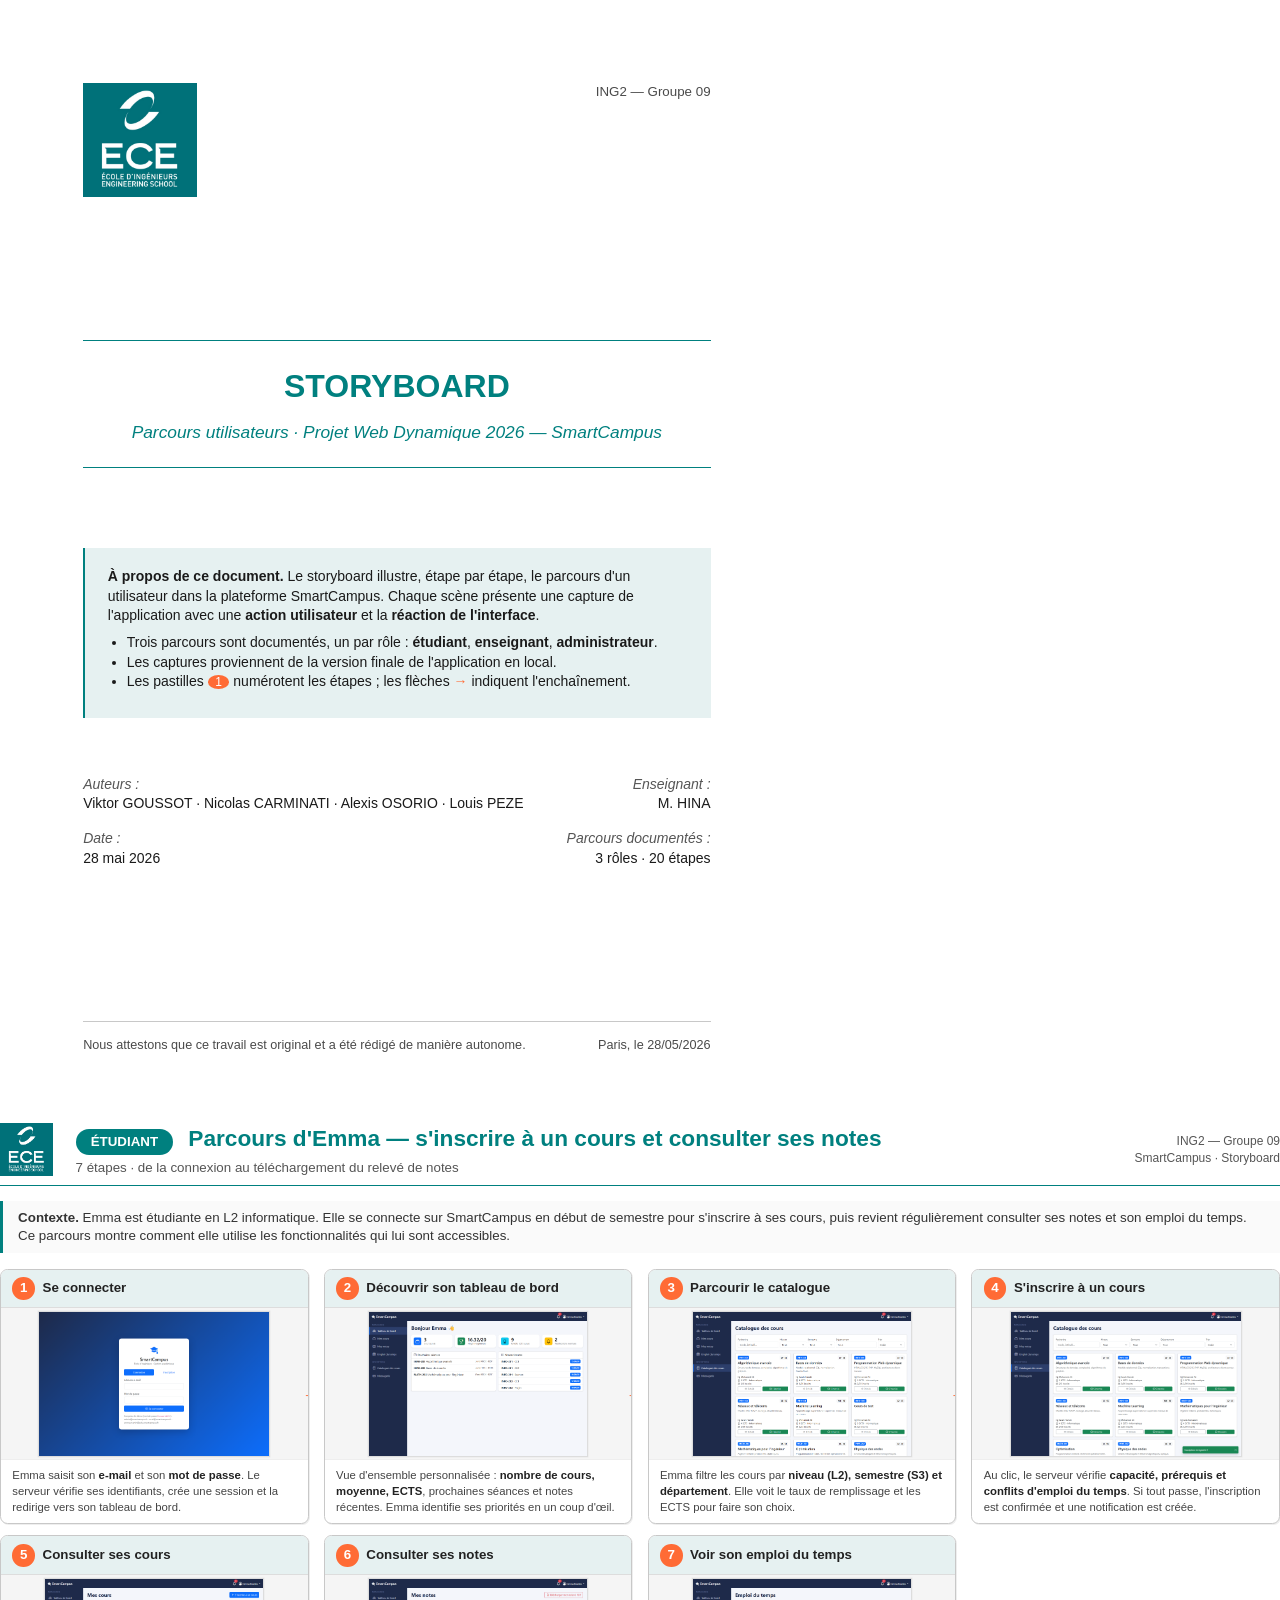
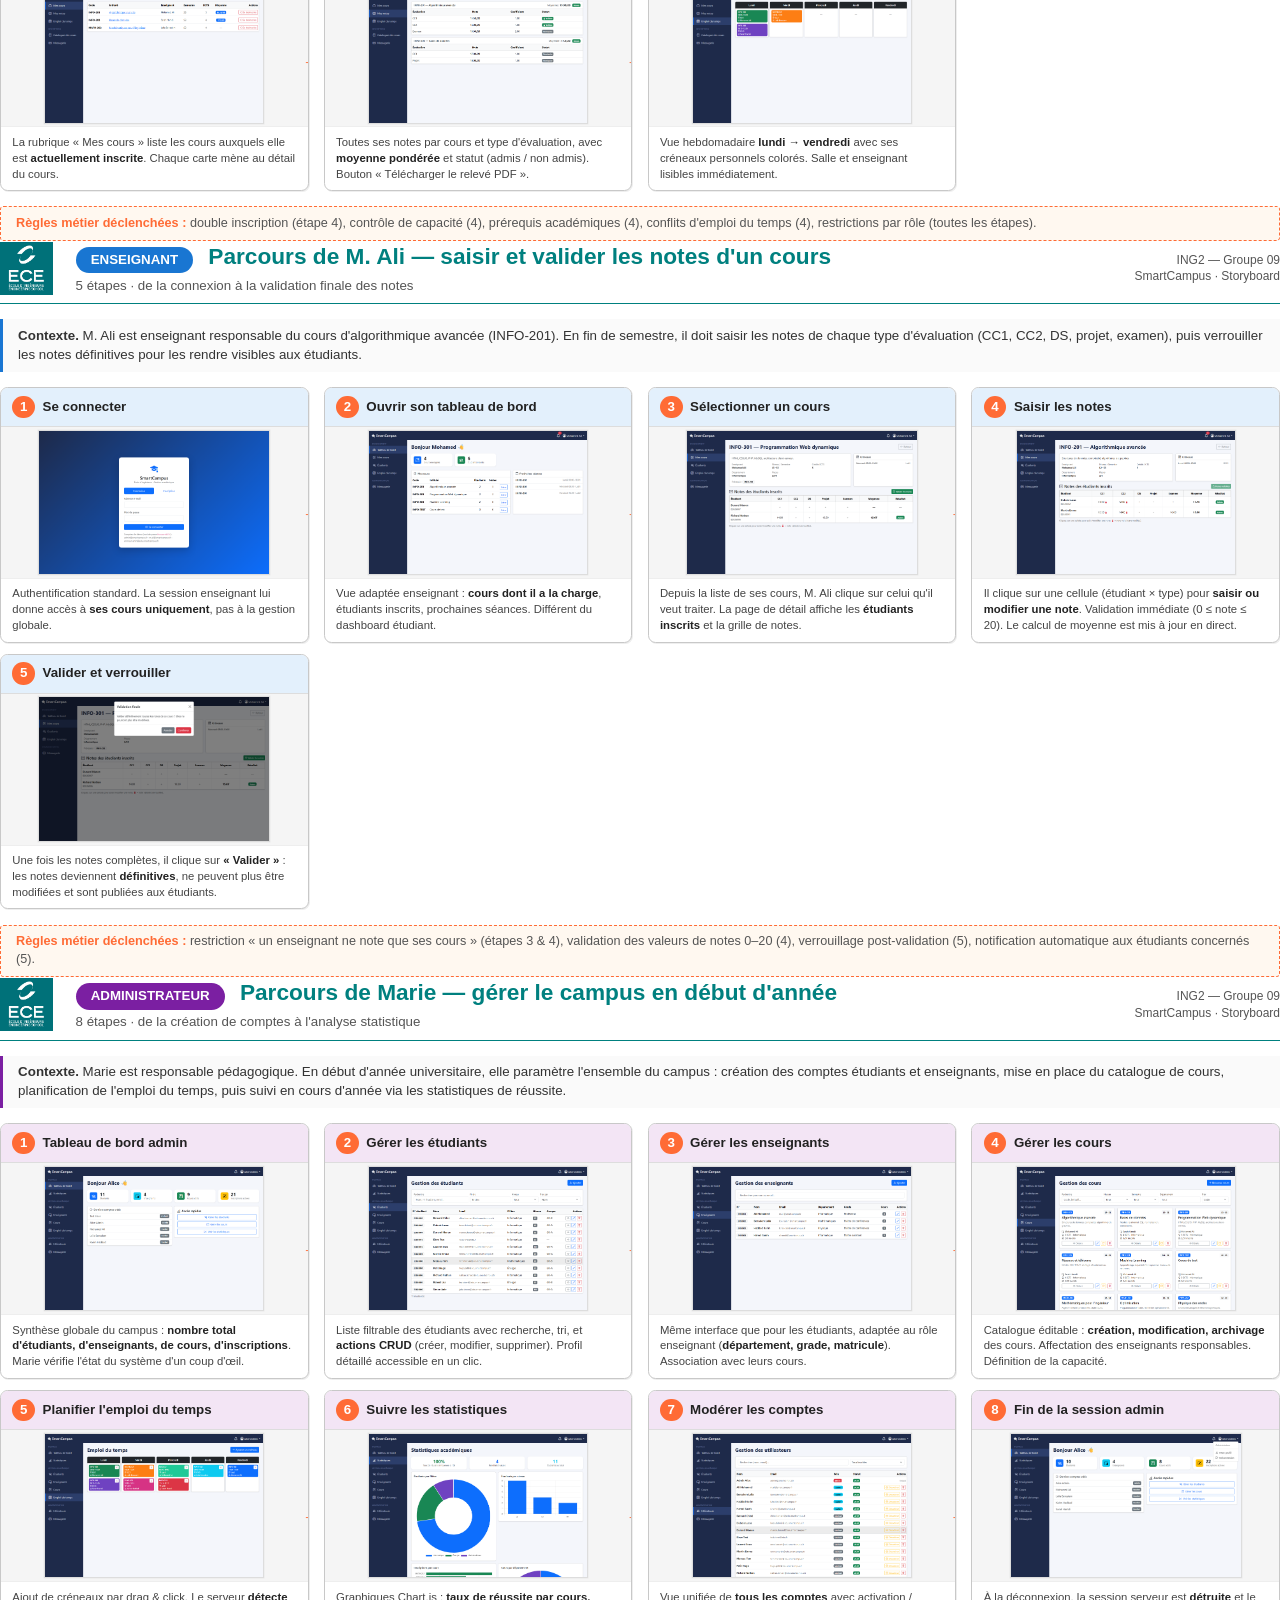
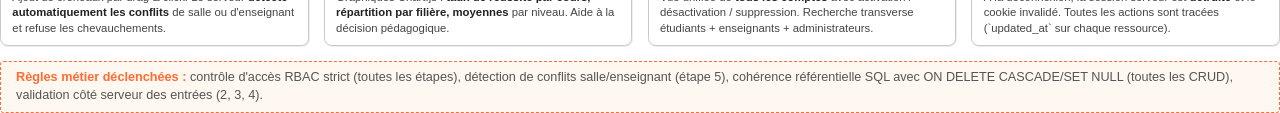
<file: docs/Storyboard.html>
<!doctype html>
<html lang="fr">
<head>
<meta charset="utf-8">
<title>Storyboard — SmartCampus</title>
<style>
  @page { size: A4 landscape; margin: 10mm; }
  @page :first { size: A4 portrait; margin: 0; }

  html, body { margin: 0; padding: 0; }
  body {
    font-family: "Calibri", "Segoe UI", Arial, sans-serif;
    font-size: 10.5pt;
    color: #1a1a1a;
    line-height: 1.4;
  }

  :root { --ece: #00807F; --ece-soft: #E6F1F1; --ece-dark: #006666; --orange: #ff6b35; }

  h1, h2, h3 { color: var(--ece); font-weight: 700; margin: 0; }
  p { margin: 0 0 2mm 0; }

  /* === COVER A4 portrait === */
  .cover {
    height: 297mm; width: 210mm;
    position: relative;
    page-break-after: always;
    overflow: hidden;
  }
  .cv-logo { position: absolute; top: 22mm; left: 22mm; }
  .cv-logo img { width: 30mm; height: 30mm; display: block; }
  .cv-ing { position: absolute; top: 22mm; right: 22mm; font-size: 10pt; color: #4a4a4a; }
  .cv-title {
    position: absolute; top: 90mm; left: 22mm; right: 22mm;
    border-top: 1.2pt solid var(--ece); border-bottom: 1.2pt solid var(--ece);
    padding: 6mm 4mm; text-align: center;
  }
  .cv-title .doc-type { color: var(--ece); font-size: 24pt; font-weight: 800; }
  .cv-title .doc-sub { color: var(--ece); font-size: 13pt; font-style: italic; margin-top: 3mm; }
  .cv-info {
    position: absolute; top: 145mm; left: 22mm; right: 22mm;
    background: var(--ece-soft); border-left: 2pt solid var(--ece);
    padding: 5mm 6mm; font-size: 10.5pt;
  }
  .cv-meta { position: absolute; top: 205mm; left: 22mm; right: 22mm; }
  .cv-meta .row { display: flex; justify-content: space-between; margin-bottom: 4mm; }
  .cv-meta .label { font-style: italic; color: #555; }
  .cv-footer {
    position: absolute; bottom: 18mm; left: 22mm; right: 22mm;
    border-top: 0.4pt solid #c8c8c8;
    padding-top: 4mm; font-size: 9.5pt; color: #4a4a4a;
    display: flex; justify-content: space-between;
  }

  /* === PARCOURS PAGES A4 paysage === */
  .parcours {
    page-break-before: always;
    page: parcours;
    width: 100%;
    box-sizing: border-box;
  }

  .pg-header {
    display: flex; align-items: center; gap: 6mm;
    border-bottom: 1.2pt solid var(--ece);
    padding-bottom: 2mm; margin-bottom: 4mm;
  }
  .pg-header img { width: 14mm; height: 14mm; }
  .pg-header .titre { flex: 1; }
  .pg-header h2 { font-size: 17pt; }
  .pg-header .sub { font-size: 10pt; color: #555; margin-top: 1mm; }
  .pg-header .right { text-align: right; font-size: 9pt; color: #555; }

  .role-badge {
    display: inline-block;
    background: var(--ece);
    color: #fff;
    padding: 1mm 4mm;
    border-radius: 20mm;
    font-weight: 700;
    font-size: 10pt;
    margin-right: 4mm;
  }
  .role-badge.teacher { background: #1976d2; }
  .role-badge.admin { background: #7b1fa2; }

  .parcours-intro {
    background: #fafafa;
    border-left: 3px solid var(--ece);
    padding: 2mm 4mm;
    margin-bottom: 4mm;
    font-size: 10pt;
    color: #333;
  }
  .parcours.teacher .parcours-intro { border-color: #1976d2; }
  .parcours.admin .parcours-intro { border-color: #7b1fa2; }

  /* Grille d'étapes */
  .steps {
    display: grid;
    grid-template-columns: repeat(4, 1fr);
    gap: 3mm 4mm;
  }
  .steps.compact { grid-template-columns: repeat(4, 1fr); }

  .step {
    background: #fff;
    border: 1px solid #c8c8c8;
    border-radius: 2mm;
    overflow: hidden;
    box-shadow: 1px 1px 0 #eee;
    position: relative;
    display: flex;
    flex-direction: column;
  }
  .step .head {
    display: flex; align-items: center; gap: 2mm;
    padding: 2mm 3mm;
    background: var(--ece-soft);
    border-bottom: 1px solid #ddd;
  }
  .parcours.teacher .step .head { background: #e3f0fc; }
  .parcours.admin .step .head { background: #f3e5f5; }
  .step .num {
    background: var(--orange);
    color: #fff;
    width: 6mm; height: 6mm;
    border-radius: 50%;
    display: inline-flex; align-items: center; justify-content: center;
    font-weight: 700; font-size: 10pt;
    flex-shrink: 0;
  }
  .step .title {
    font-weight: 700;
    font-size: 10pt;
    color: #222;
  }
  .step .shot {
    background: #f5f5f5;
    border-bottom: 1px solid #eee;
    height: 38mm;
    display: flex; align-items: center; justify-content: center;
    overflow: hidden;
    padding: 1mm;
  }
  .step .shot img {
    max-width: 100%;
    max-height: 100%;
    object-fit: contain;
    border: 0.5px solid #ddd;
    box-shadow: 0 0 0 0.5px rgba(0,0,0,0.05);
  }
  .step .shot.placeholder {
    background:
      repeating-linear-gradient(45deg, #e0e0e0, #e0e0e0 2mm, #f0f0f0 2mm, #f0f0f0 4mm);
    color: #777;
    font-size: 9pt;
  }
  .step .desc {
    padding: 2mm 3mm;
    font-size: 8.5pt;
    color: #444;
    flex: 1;
  }
  .step .desc strong { color: #222; }

  /* Flèche entre les étapes (visible entre cards de la même ligne) */
  .step::after {
    content: "→";
    position: absolute;
    top: 50%;
    right: -4mm;
    transform: translateY(-50%);
    color: var(--orange);
    font-weight: 700;
    font-size: 16pt;
    z-index: 5;
  }
  .step:nth-child(4n)::after { content: ""; }
  .step.last::after { content: ""; }

  .parcours-footer {
    margin-top: 4mm;
    padding: 2mm 4mm;
    background: #fff8f0;
    border: 1px dashed var(--orange);
    border-radius: 1mm;
    font-size: 9.5pt;
    color: #555;
  }
  .parcours-footer strong { color: var(--orange); }
</style>
</head>
<body>

<!-- ====================== COVER ====================== -->
<section class="cover">
  <div class="cv-logo"><img src="assets/ece-logo.jpg" alt="ECE"></div>
  <div class="cv-ing">ING2 — Groupe 09</div>

  <div class="cv-title">
    <div class="doc-type">STORYBOARD</div>
    <div class="doc-sub">Parcours utilisateurs · Projet Web Dynamique 2026 — SmartCampus</div>
  </div>

  <div class="cv-info">
    <strong>À propos de ce document.</strong> Le storyboard illustre, étape par étape, le
    parcours d'un utilisateur dans la plateforme SmartCampus. Chaque scène présente une
    capture de l'application avec une <strong>action utilisateur</strong> et la
    <strong>réaction de l'interface</strong>.
    <ul style="padding-left:5mm; margin:2mm 0;">
      <li>Trois parcours sont documentés, un par rôle : <strong>étudiant</strong>,
        <strong>enseignant</strong>, <strong>administrateur</strong>.</li>
      <li>Les captures proviennent de la version finale de l'application en local.</li>
      <li>Les pastilles <span style="background:var(--orange);color:#fff;padding:0 2mm;border-radius:50%;font-size:9pt;">1</span>
        numérotent les étapes ; les flèches <span style="color:var(--orange);font-weight:700;">→</span> indiquent l'enchaînement.</li>
    </ul>
  </div>

  <div class="cv-meta">
    <div class="row">
      <div>
        <div class="label">Auteurs :</div>
        Viktor GOUSSOT · Nicolas CARMINATI · Alexis OSORIO · Louis PEZE
      </div>
      <div style="text-align:right;">
        <div class="label">Enseignant :</div>
        M. HINA
      </div>
    </div>
    <div class="row">
      <div><div class="label">Date :</div>28 mai 2026</div>
      <div style="text-align:right;"><div class="label">Parcours documentés :</div>3 rôles · 20 étapes</div>
    </div>
  </div>

  <div class="cv-footer">
    <div>Nous attestons que ce travail est original et a été rédigé de manière autonome.</div>
    <div>Paris, le 28/05/2026</div>
  </div>
</section>

<!-- ====================== PARCOURS ÉTUDIANT ====================== -->
<section class="parcours">
  <div class="pg-header">
    <img src="assets/ece-logo.jpg" alt="ECE">
    <div class="titre">
      <h2><span class="role-badge">ÉTUDIANT</span>Parcours d'Emma — s'inscrire à un cours et consulter ses notes</h2>
      <div class="sub">7 étapes · de la connexion au téléchargement du relevé de notes</div>
    </div>
    <div class="right">ING2 — Groupe 09<br>SmartCampus · Storyboard</div>
  </div>

  <div class="parcours-intro">
    <strong>Contexte.</strong> Emma est étudiante en L2 informatique. Elle se connecte sur SmartCampus en
    début de semestre pour s'inscrire à ses cours, puis revient régulièrement consulter ses
    notes et son emploi du temps. Ce parcours montre comment elle utilise les fonctionnalités
    qui lui sont accessibles.
  </div>

  <div class="steps">

    <div class="step">
      <div class="head"><span class="num">1</span><span class="title">Se connecter</span></div>
      <div class="shot"><img src="screenshots/login.png" alt="Écran de connexion"></div>
      <div class="desc">
        Emma saisit son <strong>e-mail</strong> et son <strong>mot de passe</strong>. Le serveur vérifie
        ses identifiants, crée une session et la redirige vers son tableau de bord.
      </div>
    </div>

    <div class="step">
      <div class="head"><span class="num">2</span><span class="title">Découvrir son tableau de bord</span></div>
      <div class="shot"><img src="screenshots/student-dashboard.png" alt="Dashboard étudiant"></div>
      <div class="desc">
        Vue d'ensemble personnalisée : <strong>nombre de cours, moyenne, ECTS</strong>, prochaines
        séances et notes récentes. Emma identifie ses priorités en un coup d'œil.
      </div>
    </div>

    <div class="step">
      <div class="head"><span class="num">3</span><span class="title">Parcourir le catalogue</span></div>
      <div class="shot"><img src="screenshots/student-catalogue.png" alt="Catalogue des cours"></div>
      <div class="desc">
        Emma filtre les cours par <strong>niveau (L2), semestre (S3) et département</strong>.
        Elle voit le taux de remplissage et les ECTS pour faire son choix.
      </div>
    </div>

    <div class="step">
      <div class="head"><span class="num">4</span><span class="title">S'inscrire à un cours</span></div>
      <div class="shot"><img src="screenshots/student-enroll-toast.png" alt="Toast d'inscription"></div>
      <div class="desc">
        Au clic, le serveur vérifie <strong>capacité, prérequis et conflits d'emploi du temps</strong>.
        Si tout passe, l'inscription est confirmée et une notification est créée.
      </div>
    </div>

    <div class="step">
      <div class="head"><span class="num">5</span><span class="title">Consulter ses cours</span></div>
      <div class="shot"><img src="screenshots/student-courses.png" alt="Mes cours"></div>
      <div class="desc">
        La rubrique « Mes cours » liste les cours auxquels elle est <strong>actuellement inscrite</strong>.
        Chaque carte mène au détail du cours.
      </div>
    </div>

    <div class="step">
      <div class="head"><span class="num">6</span><span class="title">Consulter ses notes</span></div>
      <div class="shot"><img src="screenshots/student-grades.png" alt="Mes notes"></div>
      <div class="desc">
        Toutes ses notes par cours et type d'évaluation, avec <strong>moyenne pondérée</strong>
        et statut (admis / non admis). Bouton « Télécharger le relevé PDF ».
      </div>
    </div>

    <div class="step last">
      <div class="head"><span class="num">7</span><span class="title">Voir son emploi du temps</span></div>
      <div class="shot"><img src="screenshots/student-schedule.png" alt="Emploi du temps"></div>
      <div class="desc">
        Vue hebdomadaire <strong>lundi → vendredi</strong> avec ses créneaux personnels colorés.
        Salle et enseignant lisibles immédiatement.
      </div>
    </div>

  </div>

  <div class="parcours-footer">
    <strong>Règles métier déclenchées :</strong> double inscription (étape 4), contrôle de capacité (4),
    prérequis académiques (4), conflits d'emploi du temps (4), restrictions par rôle (toutes les étapes).
  </div>
</section>

<!-- ====================== PARCOURS ENSEIGNANT ====================== -->
<section class="parcours teacher">
  <div class="pg-header">
    <img src="assets/ece-logo.jpg" alt="ECE">
    <div class="titre">
      <h2><span class="role-badge teacher">ENSEIGNANT</span>Parcours de M. Ali — saisir et valider les notes d'un cours</h2>
      <div class="sub">5 étapes · de la connexion à la validation finale des notes</div>
    </div>
    <div class="right">ING2 — Groupe 09<br>SmartCampus · Storyboard</div>
  </div>

  <div class="parcours-intro">
    <strong>Contexte.</strong> M. Ali est enseignant responsable du cours d'algorithmique avancée
    (INFO-201). En fin de semestre, il doit saisir les notes de chaque type d'évaluation
    (CC1, CC2, DS, projet, examen), puis verrouiller les notes définitives pour les rendre
    visibles aux étudiants.
  </div>

  <div class="steps">

    <div class="step">
      <div class="head"><span class="num">1</span><span class="title">Se connecter</span></div>
      <div class="shot"><img src="screenshots/login.png" alt="Écran de connexion (compte enseignant)"></div>
      <div class="desc">
        Authentification standard. La session enseignant lui donne accès à <strong>ses cours
        uniquement</strong>, pas à la gestion globale.
      </div>
    </div>

    <div class="step">
      <div class="head"><span class="num">2</span><span class="title">Ouvrir son tableau de bord</span></div>
      <div class="shot"><img src="screenshots/teacher-dashboard.png" alt="Dashboard enseignant"></div>
      <div class="desc">
        Vue adaptée enseignant : <strong>cours dont il a la charge</strong>, étudiants inscrits,
        prochaines séances. Différent du dashboard étudiant.
      </div>
    </div>

    <div class="step">
      <div class="head"><span class="num">3</span><span class="title">Sélectionner un cours</span></div>
      <div class="shot"><img src="screenshots/teacher-course-detail.png" alt="Page de détail du cours"></div>
      <div class="desc">
        Depuis la liste de ses cours, M. Ali clique sur celui qu'il veut traiter. La page de
        détail affiche les <strong>étudiants inscrits</strong> et la grille de notes.
      </div>
    </div>

    <div class="step">
      <div class="head"><span class="num">4</span><span class="title">Saisir les notes</span></div>
      <div class="shot"><img src="screenshots/teacher-course-grades.png" alt="Grille de notes enseignant"></div>
      <div class="desc">
        Il clique sur une cellule (étudiant × type) pour <strong>saisir ou modifier une note</strong>.
        Validation immédiate (0 ≤ note ≤ 20). Le calcul de moyenne est mis à jour en direct.
      </div>
    </div>

    <div class="step last">
      <div class="head"><span class="num">5</span><span class="title">Valider et verrouiller</span></div>
      <div class="shot"><img src="screenshots/teacher-validate-modal.png" alt="Modale de validation des notes"></div>
      <div class="desc">
        Une fois les notes complètes, il clique sur <strong>« Valider »</strong> : les notes deviennent
        <strong>définitives</strong>, ne peuvent plus être modifiées et sont publiées aux étudiants.
      </div>
    </div>

  </div>

  <div class="parcours-footer">
    <strong>Règles métier déclenchées :</strong> restriction « un enseignant ne note que ses cours »
    (étapes 3 &amp; 4), validation des valeurs de notes 0–20 (4), verrouillage post-validation (5),
    notification automatique aux étudiants concernés (5).
  </div>
</section>

<!-- ====================== PARCOURS ADMINISTRATEUR ====================== -->
<section class="parcours admin">
  <div class="pg-header">
    <img src="assets/ece-logo.jpg" alt="ECE">
    <div class="titre">
      <h2><span class="role-badge admin">ADMINISTRATEUR</span>Parcours de Marie — gérer le campus en début d'année</h2>
      <div class="sub">8 étapes · de la création de comptes à l'analyse statistique</div>
    </div>
    <div class="right">ING2 — Groupe 09<br>SmartCampus · Storyboard</div>
  </div>

  <div class="parcours-intro">
    <strong>Contexte.</strong> Marie est responsable pédagogique. En début d'année universitaire,
    elle paramètre l'ensemble du campus : création des comptes étudiants et enseignants, mise
    en place du catalogue de cours, planification de l'emploi du temps, puis suivi en cours
    d'année via les statistiques de réussite.
  </div>

  <div class="steps">

    <div class="step">
      <div class="head"><span class="num">1</span><span class="title">Tableau de bord admin</span></div>
      <div class="shot"><img src="screenshots/admin-dashboard.png" alt="Dashboard admin"></div>
      <div class="desc">
        Synthèse globale du campus : <strong>nombre total d'étudiants, d'enseignants, de cours,
        d'inscriptions</strong>. Marie vérifie l'état du système d'un coup d'œil.
      </div>
    </div>

    <div class="step">
      <div class="head"><span class="num">2</span><span class="title">Gérer les étudiants</span></div>
      <div class="shot"><img src="screenshots/admin-students.png" alt="Gestion étudiants"></div>
      <div class="desc">
        Liste filtrable des étudiants avec recherche, tri, et <strong>actions CRUD</strong>
        (créer, modifier, supprimer). Profil détaillé accessible en un clic.
      </div>
    </div>

    <div class="step">
      <div class="head"><span class="num">3</span><span class="title">Gérer les enseignants</span></div>
      <div class="shot"><img src="screenshots/admin-teachers.png" alt="Gestion enseignants"></div>
      <div class="desc">
        Même interface que pour les étudiants, adaptée au rôle enseignant
        (<strong>département, grade, matricule</strong>). Association avec leurs cours.
      </div>
    </div>

    <div class="step">
      <div class="head"><span class="num">4</span><span class="title">Gérer les cours</span></div>
      <div class="shot"><img src="screenshots/admin-courses.png" alt="Gestion cours"></div>
      <div class="desc">
        Catalogue éditable : <strong>création, modification, archivage</strong> des cours.
        Affectation des enseignants responsables. Définition de la capacité.
      </div>
    </div>

    <div class="step">
      <div class="head"><span class="num">5</span><span class="title">Planifier l'emploi du temps</span></div>
      <div class="shot"><img src="screenshots/admin-schedule.png" alt="Emploi du temps admin"></div>
      <div class="desc">
        Ajout de créneaux par drag &amp; click. Le serveur <strong>détecte automatiquement les
        conflits</strong> de salle ou d'enseignant et refuse les chevauchements.
      </div>
    </div>

    <div class="step">
      <div class="head"><span class="num">6</span><span class="title">Suivre les statistiques</span></div>
      <div class="shot"><img src="screenshots/admin-stats.png" alt="Statistiques admin"></div>
      <div class="desc">
        Graphiques Chart.js : <strong>taux de réussite par cours, répartition par filière,
        moyennes</strong> par niveau. Aide à la décision pédagogique.
      </div>
    </div>

    <div class="step">
      <div class="head"><span class="num">7</span><span class="title">Modérer les comptes</span></div>
      <div class="shot"><img src="screenshots/admin-users.png" alt="Gestion utilisateurs"></div>
      <div class="desc">
        Vue unifiée de <strong>tous les comptes</strong> avec activation / désactivation /
        suppression. Recherche transverse étudiants + enseignants + administrateurs.
      </div>
    </div>

    <div class="step last">
      <div class="head"><span class="num">8</span><span class="title">Fin de la session admin</span></div>
      <div class="shot"><img src="screenshots/admin-logout.png" alt="Menu déconnexion ouvert"></div>
      <div class="desc">
        À la déconnexion, la session serveur est <strong>détruite</strong> et le cookie
        invalidé. Toutes les actions sont tracées (`updated_at` sur chaque ressource).
      </div>
    </div>

  </div>

  <div class="parcours-footer">
    <strong>Règles métier déclenchées :</strong> contrôle d'accès RBAC strict (toutes les étapes),
    détection de conflits salle/enseignant (étape 5), cohérence référentielle SQL avec ON DELETE
    CASCADE/SET NULL (toutes les CRUD), validation côté serveur des entrées (2, 3, 4).
  </div>
</section>

</body>
</html>
</file>
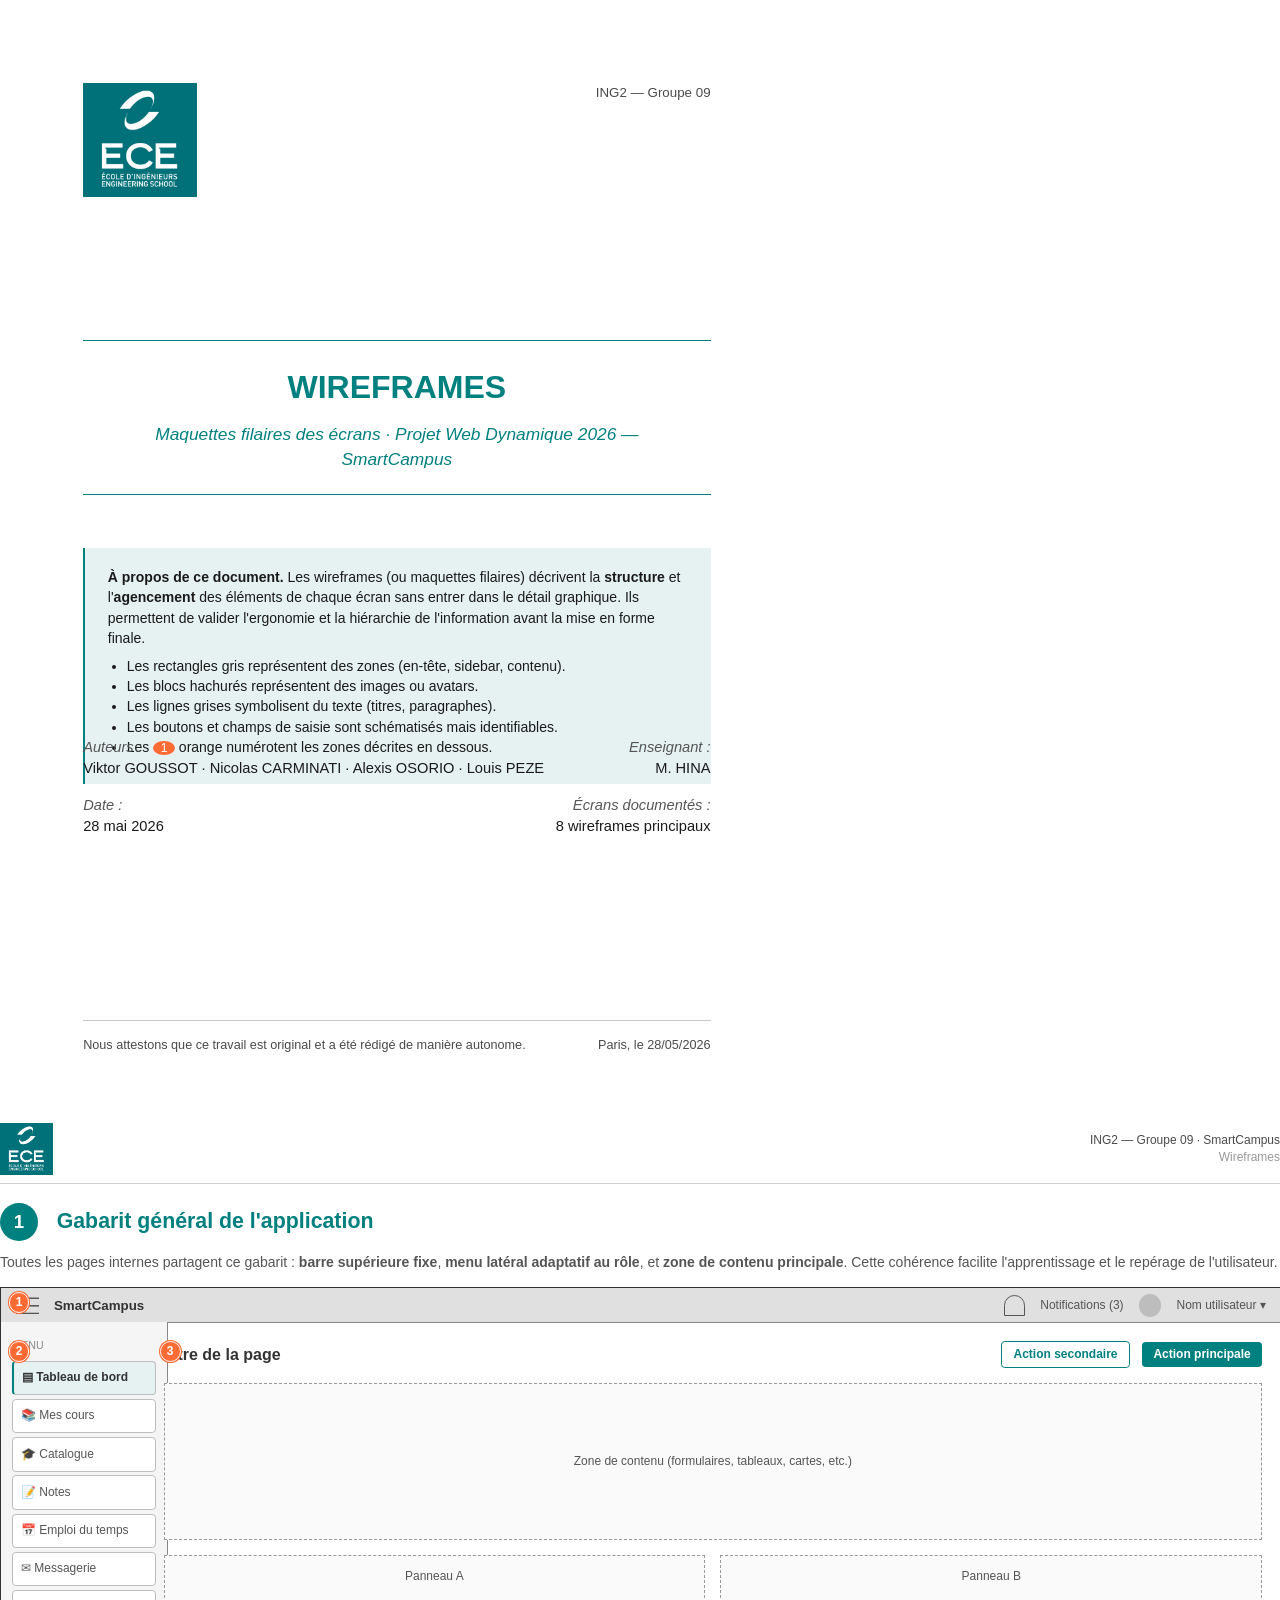
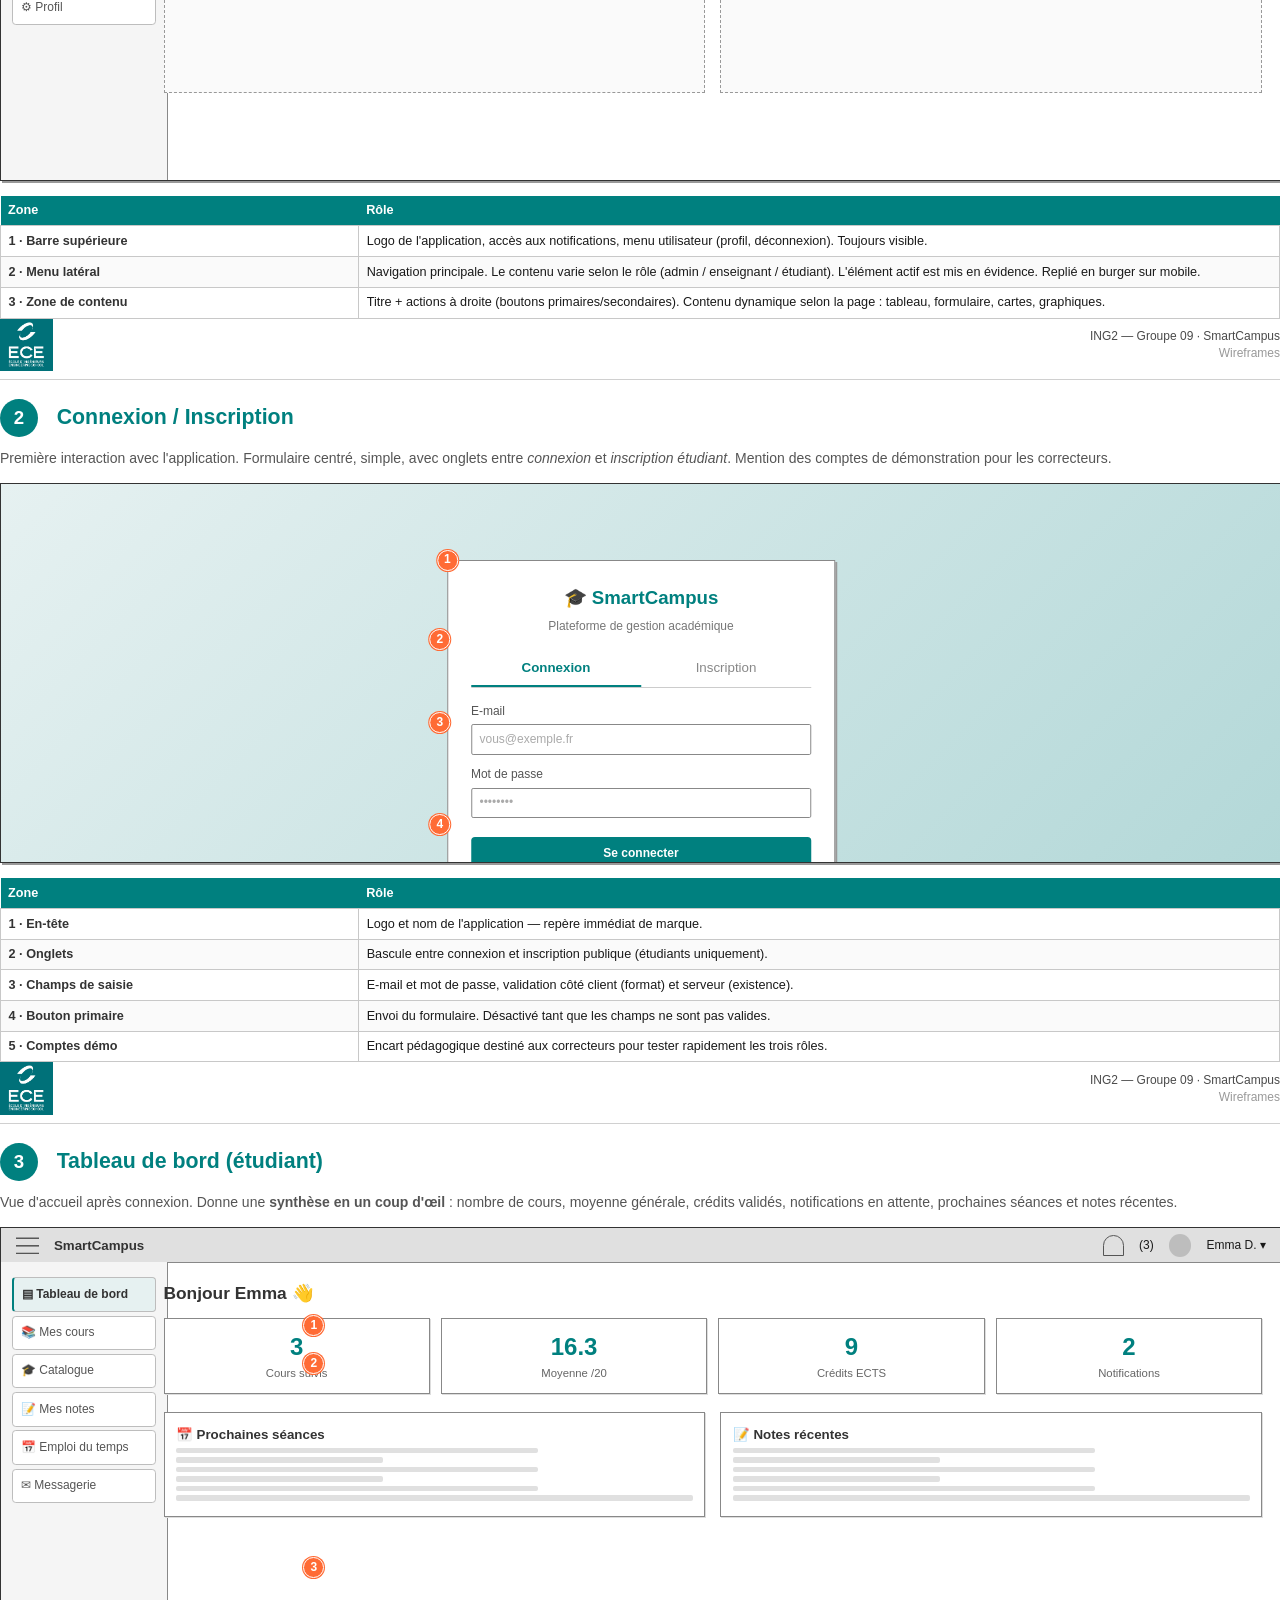
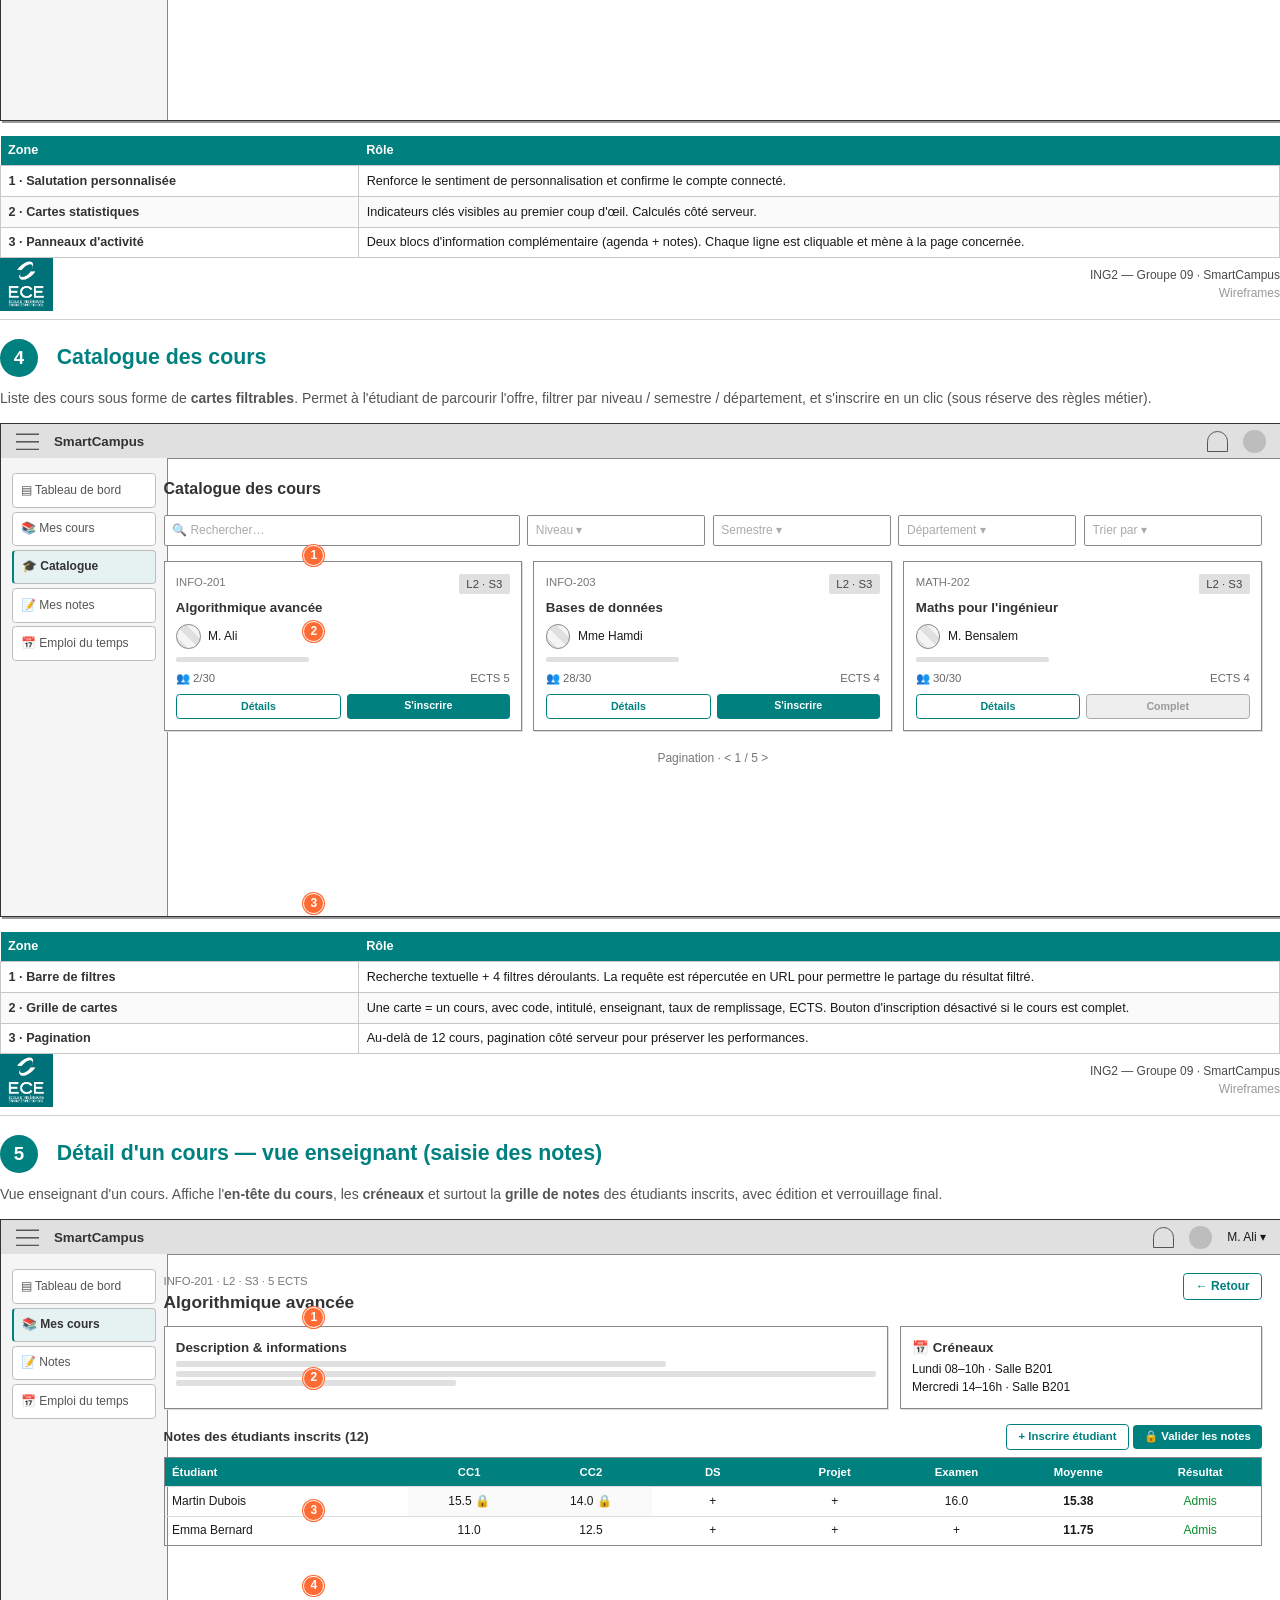
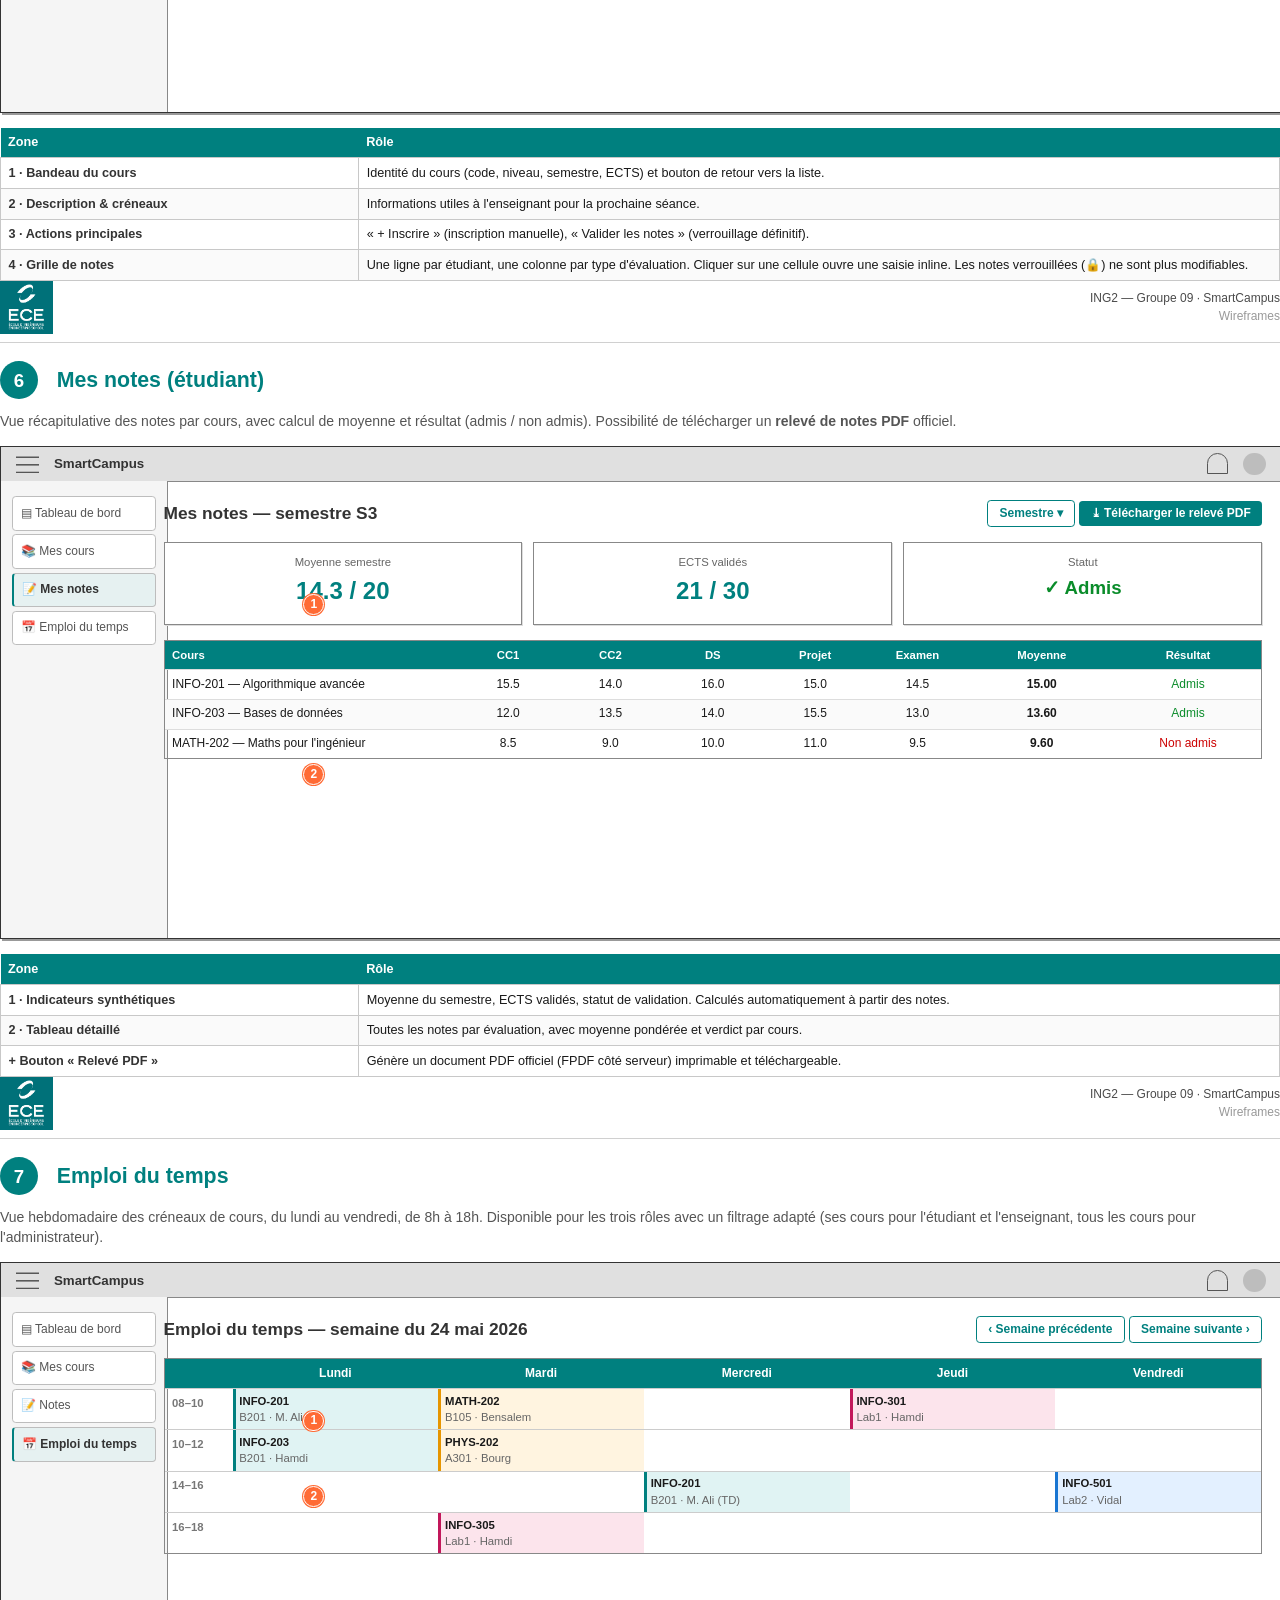
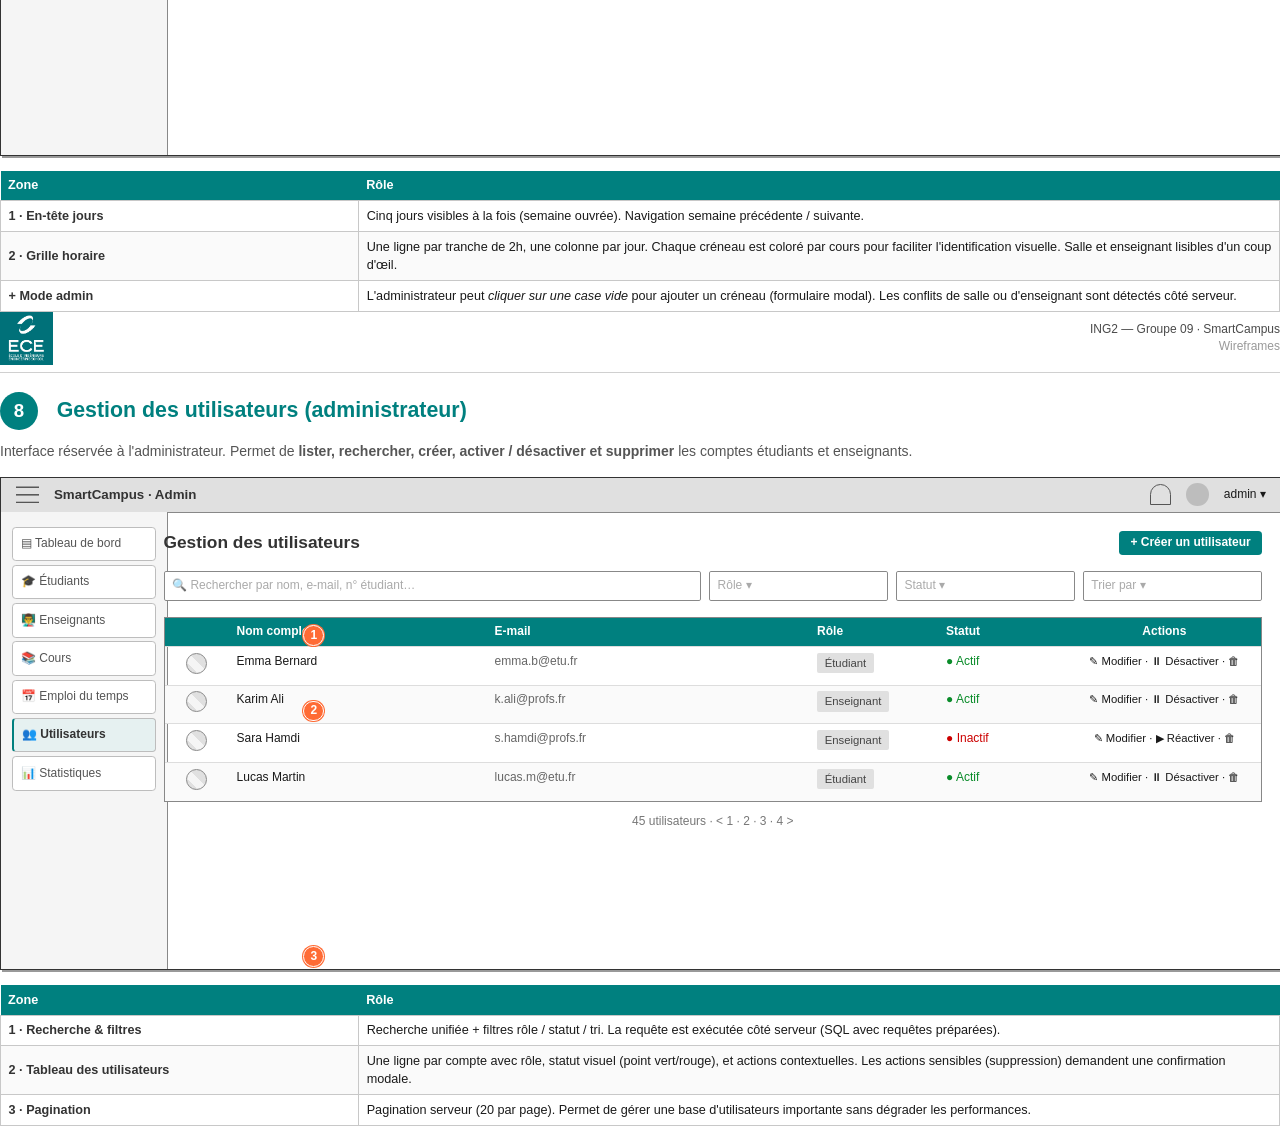
<file: docs/Wireframes.html>
<!doctype html>
<html lang="fr">
<head>
<meta charset="utf-8">
<title>Wireframes — SmartCampus</title>
<style>
  @page { size: A4 portrait; margin: 12mm 12mm 12mm 12mm; }
  @page :first { margin: 0; }
  html, body { margin: 0; padding: 0; }
  body {
    font-family: "Calibri", "Segoe UI", Arial, sans-serif;
    font-size: 11pt;
    color: #1a1a1a;
    line-height: 1.45;
  }

  :root { --ece: #00807F; --ece-soft: #E6F1F1; --gray-1:#f5f5f5; --gray-2:#e0e0e0; --gray-3:#bdbdbd; --gray-4:#757575; }

  h1, h2, h3 { color: var(--ece); font-weight: 700; margin: 0; }
  p { margin: 0 0 2mm 0; }

  /* === PAGE DE GARDE === */
  .cover {
    height: 297mm; width: 210mm;
    position: relative;
    page-break-after: always;
    overflow: hidden;
  }
  .cv-logo { position: absolute; top: 22mm; left: 22mm; }
  .cv-logo img { width: 30mm; height: 30mm; display: block; }
  .cv-ing { position: absolute; top: 22mm; right: 22mm; font-size: 10pt; color: #4a4a4a; }
  .cv-title {
    position: absolute; top: 90mm; left: 22mm; right: 22mm;
    border-top: 1.2pt solid var(--ece);
    border-bottom: 1.2pt solid var(--ece);
    padding: 6mm 4mm;
    text-align: center;
  }
  .cv-title .doc-type { color: var(--ece); font-size: 24pt; font-weight: 800; }
  .cv-title .doc-sub { color: var(--ece); font-size: 13pt; font-style: italic; margin-top: 3mm; }
  .cv-info {
    position: absolute; top: 145mm; left: 22mm; right: 22mm;
    background: var(--ece-soft);
    border-left: 2pt solid var(--ece);
    padding: 5mm 6mm;
    font-size: 10.5pt;
  }
  .cv-meta { position: absolute; top: 195mm; left: 22mm; right: 22mm; }
  .cv-meta .row { display: flex; justify-content: space-between; margin-bottom: 4mm; }
  .cv-meta .label { font-style: italic; color: #555; }
  .cv-list { padding-left: 5mm; margin: 2mm 0; font-size: 10.5pt; }
  .cv-footer {
    position: absolute; bottom: 18mm; left: 22mm; right: 22mm;
    border-top: 0.4pt solid #c8c8c8;
    padding-top: 4mm; font-size: 9.5pt; color: #4a4a4a;
    display: flex; justify-content: space-between;
  }

  /* === EN-TÊTE COMMUN === */
  .pg-header {
    display: flex; justify-content: space-between; align-items: center;
    border-bottom: 0.4pt solid #d0d0d0;
    padding-bottom: 2mm; margin-bottom: 5mm;
  }
  .pg-header img { width: 14mm; height: 14mm; }
  .pg-header .right { font-size: 9pt; color: #4a4a4a; text-align: right; }

  .wf-page { page-break-before: always; }
  .wf-title { display: flex; align-items: baseline; gap: 5mm; margin-bottom: 3mm; }
  .wf-title .num {
    background: var(--ece); color: #fff;
    width: 10mm; height: 10mm;
    border-radius: 50%;
    display: inline-flex; align-items: center; justify-content: center;
    font-weight: 700; font-size: 14pt;
  }
  .wf-title h2 { font-size: 16pt; }
  .wf-purpose { font-size: 10.5pt; color: #555; margin-bottom: 4mm; }

  /* === FRAME (la "fenêtre" du wireframe) === */
  .frame {
    position: relative;
    width: 100%;
    height: 130mm;
    background: #fff;
    border: 1.5px solid #333;
    box-shadow: 2px 2px 0 #999;
    overflow: hidden;
    margin-bottom: 4mm;
  }
  .frame.tall { height: 140mm; }
  .frame.short { height: 100mm; }

  /* Composants wireframe */
  .wf-topbar {
    position: absolute; top: 0; left: 0; right: 0;
    height: 9mm;
    background: var(--gray-2);
    border-bottom: 1px solid #888;
    display: flex; align-items: center;
    padding: 0 4mm;
    font-size: 10pt;
    gap: 4mm;
  }
  .wf-topbar .burger {
    width: 6mm; height: 6mm;
    background:
      linear-gradient(#555 1px, transparent 1px) 0 1mm / 100% 2mm,
      linear-gradient(#555 1px, transparent 1px) 0 3mm / 100% 2mm,
      linear-gradient(#555 1px, transparent 1px) 0 5mm / 100% 2mm;
  }
  .wf-topbar .brand { font-weight: 700; color: #333; }
  .wf-topbar .spacer { flex: 1; }
  .wf-topbar .icon-bell { width: 5mm; height: 5mm; border: 1.5px solid #555; border-radius: 50% 50% 0 0; }
  .wf-topbar .avatar { width: 6mm; height: 6mm; background: var(--gray-3); border-radius: 50%; }

  .wf-sidebar {
    position: absolute; top: 9mm; bottom: 0; left: 0;
    width: 38mm;
    background: var(--gray-1);
    border-right: 1px solid #888;
    padding: 4mm 3mm;
    font-size: 9pt;
    color: #555;
  }
  .wf-sidebar .item {
    padding: 2mm 2mm;
    margin-bottom: 1mm;
    background: #fff;
    border: 0.5px solid var(--gray-3);
    border-radius: 1mm;
  }
  .wf-sidebar .item.active { background: var(--ece-soft); border-left: 2px solid var(--ece); font-weight: 600; color: #333; }

  .wf-content {
    position: absolute; top: 9mm; right: 0; bottom: 0; left: 38mm;
    padding: 5mm;
    overflow: hidden;
  }
  .wf-content.full { left: 0; }

  /* Génériques */
  .wf-box {
    background: #fafafa;
    border: 1px dashed #999;
    padding: 3mm;
    font-size: 9pt;
    color: #555;
    text-align: center;
  }
  .wf-card {
    background: #fff;
    border: 1px solid #888;
    box-shadow: 1px 1px 0 #ddd;
    padding: 3mm;
  }
  .wf-card .ch { font-weight: 600; color: #333; margin-bottom: 1mm; font-size: 10pt; }
  .wf-line {
    height: 1.5mm;
    background: var(--gray-2);
    margin: 1mm 0;
    border-radius: 0.5mm;
  }
  .wf-line.short { width: 40%; }
  .wf-line.medium { width: 70%; }
  .wf-btn {
    display: inline-block;
    background: var(--ece);
    color: #fff;
    padding: 1mm 3mm;
    border-radius: 1mm;
    font-size: 9pt;
    font-weight: 600;
  }
  .wf-btn.ghost {
    background: #fff;
    border: 1px solid var(--ece);
    color: var(--ece);
  }
  .wf-input {
    background: #fff;
    border: 1px solid #888;
    padding: 1.5mm 2mm;
    font-size: 9pt;
    color: #aaa;
    border-radius: 0.5mm;
  }
  .wf-img {
    background:
      repeating-linear-gradient(45deg, var(--gray-2), var(--gray-2) 2mm, var(--gray-1) 2mm, var(--gray-1) 4mm);
    border: 1px solid #888;
  }
  .wf-img.avatar { border-radius: 50%; }
  .wf-tag {
    display: inline-block;
    background: var(--gray-2);
    padding: 0.5mm 2mm;
    font-size: 8.5pt;
    border-radius: 0.5mm;
    color: #444;
  }

  /* Annotations sous le wireframe */
  .annot { font-size: 10pt; }
  .annot table { width: 100%; border-collapse: collapse; margin-top: 2mm; }
  .annot th { background: var(--ece); color: #fff; text-align: left; padding: 1.5mm 2mm; font-weight: 600; font-size: 9.5pt; }
  .annot td { padding: 1.5mm 2mm; border: 0.3pt solid #c8c8c8; font-size: 9.5pt; }
  .annot td.zone { width: 28%; font-weight: 600; color: #333; }
  .annot tr:nth-child(even) td { background: #fafafa; }

  /* Numéros d'annotation sur le wireframe */
  .anchor {
    position: absolute;
    background: #ff6b35;
    color: #fff;
    width: 5mm; height: 5mm;
    border-radius: 50%;
    display: flex; align-items: center; justify-content: center;
    font-weight: 700; font-size: 9pt;
    border: 1.5px solid #fff;
    box-shadow: 0 0 0 1px #ff6b35;
    z-index: 10;
  }
</style>
</head>
<body>

<!-- ===================== PAGE DE GARDE ===================== -->
<section class="cover">
  <div class="cv-logo"><img src="assets/ece-logo.jpg" alt="ECE"></div>
  <div class="cv-ing">ING2 — Groupe 09</div>

  <div class="cv-title">
    <div class="doc-type">WIREFRAMES</div>
    <div class="doc-sub">Maquettes filaires des écrans · Projet Web Dynamique 2026 — SmartCampus</div>
  </div>

  <div class="cv-info">
    <strong>À propos de ce document.</strong> Les wireframes (ou maquettes filaires) décrivent
    la <strong>structure</strong> et l'<strong>agencement</strong> des éléments de chaque écran
    sans entrer dans le détail graphique. Ils permettent de valider l'ergonomie et la
    hiérarchie de l'information avant la mise en forme finale.
    <ul class="cv-list">
      <li>Les rectangles gris représentent des zones (en-tête, sidebar, contenu).</li>
      <li>Les blocs hachurés représentent des images ou avatars.</li>
      <li>Les lignes grises symbolisent du texte (titres, paragraphes).</li>
      <li>Les boutons et champs de saisie sont schématisés mais identifiables.</li>
      <li>Les <span style="background:#ff6b35;color:#fff;padding:0 2mm;border-radius:50%;font-size:9pt;">1</span> orange numérotent les zones décrites en dessous.</li>
    </ul>
  </div>

  <div class="cv-meta">
    <div class="row">
      <div>
        <div class="label">Auteurs :</div>
        Viktor GOUSSOT · Nicolas CARMINATI · Alexis OSORIO · Louis PEZE
      </div>
      <div style="text-align:right;">
        <div class="label">Enseignant :</div>
        M. HINA
      </div>
    </div>
    <div class="row">
      <div>
        <div class="label">Date :</div>
        28 mai 2026
      </div>
      <div style="text-align:right;">
        <div class="label">Écrans documentés :</div>
        8 wireframes principaux
      </div>
    </div>
  </div>

  <div class="cv-footer">
    <div>Nous attestons que ce travail est original et a été rédigé de manière autonome.</div>
    <div>Paris, le 28/05/2026</div>
  </div>
</section>

<!-- ===================== WIREFRAME 1 : LAYOUT GÉNÉRAL ===================== -->
<section class="wf-page">
  <div class="pg-header">
    <img src="assets/ece-logo.jpg" alt="ECE">
    <div class="right">ING2 — Groupe 09 · SmartCampus<br><span style="color:#999">Wireframes</span></div>
  </div>

  <div class="wf-title">
    <span class="num">1</span>
    <h2>Gabarit général de l'application</h2>
  </div>
  <p class="wf-purpose">
    Toutes les pages internes partagent ce gabarit : <strong>barre supérieure fixe</strong>,
    <strong>menu latéral adaptatif au rôle</strong>, et <strong>zone de contenu principale</strong>.
    Cette cohérence facilite l'apprentissage et le repérage de l'utilisateur.
  </p>

  <div class="frame">
    <div class="anchor" style="top:1mm; left:2mm;">1</div>
    <div class="wf-topbar">
      <div class="burger"></div>
      <div class="brand">SmartCampus</div>
      <div class="spacer"></div>
      <div class="icon-bell" title="Notifications"></div>
      <span style="font-size:9pt; color:#555;">Notifications (3)</span>
      <div class="avatar"></div>
      <span style="font-size:9pt; color:#555;">Nom utilisateur ▾</span>
    </div>

    <div class="anchor" style="top:14mm; left:2mm;">2</div>
    <div class="wf-sidebar">
      <div style="font-size:8pt; color:#888; margin-bottom:2mm; text-transform:uppercase;">Menu</div>
      <div class="item active">▤ Tableau de bord</div>
      <div class="item">📚 Mes cours</div>
      <div class="item">🎓 Catalogue</div>
      <div class="item">📝 Notes</div>
      <div class="item">📅 Emploi du temps</div>
      <div class="item">✉ Messagerie</div>
      <div class="item">⚙ Profil</div>
    </div>

    <div class="anchor" style="top:14mm; left:42mm;">3</div>
    <div class="wf-content">
      <div style="display:flex; justify-content:space-between; align-items:center; margin-bottom:4mm;">
        <div style="font-weight:700; font-size:12pt; color:#333;">Titre de la page</div>
        <div><span class="wf-btn ghost">Action secondaire</span> &nbsp; <span class="wf-btn">Action principale</span></div>
      </div>
      <div class="wf-box" style="height:35mm; display:flex; align-items:center; justify-content:center;">
        Zone de contenu (formulaires, tableaux, cartes, etc.)
      </div>
      <div style="display:grid; grid-template-columns:1fr 1fr; gap:4mm; margin-top:4mm;">
        <div class="wf-box" style="height:30mm;">Panneau A</div>
        <div class="wf-box" style="height:30mm;">Panneau B</div>
      </div>
    </div>
  </div>

  <div class="annot">
    <table>
      <thead><tr><th>Zone</th><th>Rôle</th></tr></thead>
      <tbody>
        <tr><td class="zone">1 · Barre supérieure</td><td>Logo de l'application, accès aux notifications, menu utilisateur (profil, déconnexion). Toujours visible.</td></tr>
        <tr><td class="zone">2 · Menu latéral</td><td>Navigation principale. Le contenu varie selon le rôle (admin / enseignant / étudiant). L'élément actif est mis en évidence. Replié en burger sur mobile.</td></tr>
        <tr><td class="zone">3 · Zone de contenu</td><td>Titre + actions à droite (boutons primaires/secondaires). Contenu dynamique selon la page : tableau, formulaire, cartes, graphiques.</td></tr>
      </tbody>
    </table>
  </div>
</section>

<!-- ===================== WIREFRAME 2 : LOGIN ===================== -->
<section class="wf-page">
  <div class="pg-header">
    <img src="assets/ece-logo.jpg" alt="ECE">
    <div class="right">ING2 — Groupe 09 · SmartCampus<br><span style="color:#999">Wireframes</span></div>
  </div>

  <div class="wf-title">
    <span class="num">2</span>
    <h2>Connexion / Inscription</h2>
  </div>
  <p class="wf-purpose">
    Première interaction avec l'application. Formulaire centré, simple, avec onglets entre
    <em>connexion</em> et <em>inscription étudiant</em>. Mention des comptes de démonstration
    pour les correcteurs.
  </p>

  <div class="frame short" style="background: linear-gradient(135deg, #e6f1f1 0%, #b3d8d8 100%);">
    <div style="position:absolute; top:20mm; left:50%; transform:translateX(-50%); width:90mm; background:#fff; border:1px solid #888; box-shadow:2px 2px 0 #999; padding:6mm;">
      <div class="anchor" style="top:-3mm; left:-3mm;">1</div>
      <div style="text-align:center; font-size:14pt; font-weight:700; color:var(--ece); margin-bottom:2mm;">🎓 SmartCampus</div>
      <div style="text-align:center; font-size:9pt; color:#777; margin-bottom:4mm;">Plateforme de gestion académique</div>

      <div class="anchor" style="top:18mm; left:-5mm;">2</div>
      <div style="display:flex; border-bottom:1px solid #ccc; margin-bottom:4mm;">
        <div style="flex:1; text-align:center; padding:2mm; border-bottom:2px solid var(--ece); font-weight:600; color:var(--ece); font-size:10pt;">Connexion</div>
        <div style="flex:1; text-align:center; padding:2mm; color:#888; font-size:10pt;">Inscription</div>
      </div>

      <div class="anchor" style="top:40mm; left:-5mm;">3</div>
      <div style="margin-bottom:3mm;">
        <div style="font-size:9pt; color:#555; margin-bottom:1mm;">E-mail</div>
        <div class="wf-input">vous@exemple.fr</div>
      </div>
      <div style="margin-bottom:5mm;">
        <div style="font-size:9pt; color:#555; margin-bottom:1mm;">Mot de passe</div>
        <div class="wf-input">••••••••</div>
      </div>

      <div class="anchor" style="top:67mm; left:-5mm;">4</div>
      <div style="text-align:center; margin-bottom:4mm;">
        <span class="wf-btn" style="display:block; padding:2mm;">Se connecter</span>
      </div>

      <div class="anchor" style="top:80mm; left:-5mm;">5</div>
      <div style="background:var(--gray-1); border:1px dashed #999; padding:2mm; font-size:8.5pt; color:#555;">
        <strong>Comptes de démonstration :</strong><br>
        admin@smartcampus.fr / Password123!<br>
        teacher@smartcampus.fr / Password123!<br>
        student@smartcampus.fr / Password123!
      </div>
    </div>
  </div>

  <div class="annot">
    <table>
      <thead><tr><th>Zone</th><th>Rôle</th></tr></thead>
      <tbody>
        <tr><td class="zone">1 · En-tête</td><td>Logo et nom de l'application — repère immédiat de marque.</td></tr>
        <tr><td class="zone">2 · Onglets</td><td>Bascule entre connexion et inscription publique (étudiants uniquement).</td></tr>
        <tr><td class="zone">3 · Champs de saisie</td><td>E-mail et mot de passe, validation côté client (format) et serveur (existence).</td></tr>
        <tr><td class="zone">4 · Bouton primaire</td><td>Envoi du formulaire. Désactivé tant que les champs ne sont pas valides.</td></tr>
        <tr><td class="zone">5 · Comptes démo</td><td>Encart pédagogique destiné aux correcteurs pour tester rapidement les trois rôles.</td></tr>
      </tbody>
    </table>
  </div>
</section>

<!-- ===================== WIREFRAME 3 : DASHBOARD ÉTUDIANT ===================== -->
<section class="wf-page">
  <div class="pg-header">
    <img src="assets/ece-logo.jpg" alt="ECE">
    <div class="right">ING2 — Groupe 09 · SmartCampus<br><span style="color:#999">Wireframes</span></div>
  </div>

  <div class="wf-title">
    <span class="num">3</span>
    <h2>Tableau de bord (étudiant)</h2>
  </div>
  <p class="wf-purpose">
    Vue d'accueil après connexion. Donne une <strong>synthèse en un coup d'œil</strong> :
    nombre de cours, moyenne générale, crédits validés, notifications en attente, prochaines
    séances et notes récentes.
  </p>

  <div class="frame">
    <div class="wf-topbar">
      <div class="burger"></div><div class="brand">SmartCampus</div>
      <div class="spacer"></div>
      <div class="icon-bell"></div><span style="font-size:9pt;">(3)</span>
      <div class="avatar"></div><span style="font-size:9pt;">Emma D. ▾</span>
    </div>
    <div class="wf-sidebar">
      <div class="item active">▤ Tableau de bord</div>
      <div class="item">📚 Mes cours</div>
      <div class="item">🎓 Catalogue</div>
      <div class="item">📝 Mes notes</div>
      <div class="item">📅 Emploi du temps</div>
      <div class="item">✉ Messagerie</div>
    </div>
    <div class="wf-content">
      <div class="anchor" style="top:14mm; left:42mm;">1</div>
      <div style="font-size:13pt; font-weight:700; color:#333; margin-bottom:3mm;">Bonjour Emma 👋</div>

      <div class="anchor" style="top:24mm; left:42mm;">2</div>
      <div style="display:grid; grid-template-columns:1fr 1fr 1fr 1fr; gap:3mm; margin-bottom:5mm;">
        <div class="wf-card" style="text-align:center;">
          <div style="font-size:18pt; font-weight:800; color:var(--ece);">3</div>
          <div style="font-size:8.5pt; color:#666;">Cours suivis</div>
        </div>
        <div class="wf-card" style="text-align:center;">
          <div style="font-size:18pt; font-weight:800; color:var(--ece);">16.3</div>
          <div style="font-size:8.5pt; color:#666;">Moyenne /20</div>
        </div>
        <div class="wf-card" style="text-align:center;">
          <div style="font-size:18pt; font-weight:800; color:var(--ece);">9</div>
          <div style="font-size:8.5pt; color:#666;">Crédits ECTS</div>
        </div>
        <div class="wf-card" style="text-align:center;">
          <div style="font-size:18pt; font-weight:800; color:var(--ece);">2</div>
          <div style="font-size:8.5pt; color:#666;">Notifications</div>
        </div>
      </div>

      <div class="anchor" style="top:78mm; left:42mm;">3</div>
      <div style="display:grid; grid-template-columns:1fr 1fr; gap:4mm;">
        <div class="wf-card">
          <div class="ch">📅 Prochaines séances</div>
          <div class="wf-line medium"></div>
          <div class="wf-line short"></div>
          <div class="wf-line medium"></div>
          <div class="wf-line short"></div>
          <div class="wf-line medium"></div>
          <div class="wf-line"></div>
        </div>
        <div class="wf-card">
          <div class="ch">📝 Notes récentes</div>
          <div class="wf-line medium"></div>
          <div class="wf-line short"></div>
          <div class="wf-line medium"></div>
          <div class="wf-line short"></div>
          <div class="wf-line medium"></div>
          <div class="wf-line"></div>
        </div>
      </div>
    </div>
  </div>

  <div class="annot">
    <table>
      <thead><tr><th>Zone</th><th>Rôle</th></tr></thead>
      <tbody>
        <tr><td class="zone">1 · Salutation personnalisée</td><td>Renforce le sentiment de personnalisation et confirme le compte connecté.</td></tr>
        <tr><td class="zone">2 · Cartes statistiques</td><td>Indicateurs clés visibles au premier coup d'œil. Calculés côté serveur.</td></tr>
        <tr><td class="zone">3 · Panneaux d'activité</td><td>Deux blocs d'information complémentaire (agenda + notes). Chaque ligne est cliquable et mène à la page concernée.</td></tr>
      </tbody>
    </table>
  </div>
</section>

<!-- ===================== WIREFRAME 4 : CATALOGUE DES COURS ===================== -->
<section class="wf-page">
  <div class="pg-header">
    <img src="assets/ece-logo.jpg" alt="ECE">
    <div class="right">ING2 — Groupe 09 · SmartCampus<br><span style="color:#999">Wireframes</span></div>
  </div>

  <div class="wf-title">
    <span class="num">4</span>
    <h2>Catalogue des cours</h2>
  </div>
  <p class="wf-purpose">
    Liste des cours sous forme de <strong>cartes filtrables</strong>. Permet à l'étudiant de
    parcourir l'offre, filtrer par niveau / semestre / département, et s'inscrire en un clic
    (sous réserve des règles métier).
  </p>

  <div class="frame">
    <div class="wf-topbar">
      <div class="burger"></div><div class="brand">SmartCampus</div>
      <div class="spacer"></div>
      <div class="icon-bell"></div><div class="avatar"></div>
    </div>
    <div class="wf-sidebar">
      <div class="item">▤ Tableau de bord</div>
      <div class="item">📚 Mes cours</div>
      <div class="item active">🎓 Catalogue</div>
      <div class="item">📝 Mes notes</div>
      <div class="item">📅 Emploi du temps</div>
    </div>
    <div class="wf-content">
      <div style="display:flex; justify-content:space-between; align-items:center; margin-bottom:4mm;">
        <div style="font-weight:700; font-size:12pt; color:#333;">Catalogue des cours</div>
      </div>

      <div class="anchor" style="top:23mm; left:42mm;">1</div>
      <div style="display:grid; grid-template-columns:2fr 1fr 1fr 1fr 1fr; gap:2mm; margin-bottom:4mm;">
        <div class="wf-input">🔍 Rechercher…</div>
        <div class="wf-input">Niveau ▾</div>
        <div class="wf-input">Semestre ▾</div>
        <div class="wf-input">Département ▾</div>
        <div class="wf-input">Trier par ▾</div>
      </div>

      <div class="anchor" style="top:43mm; left:42mm;">2</div>
      <div style="display:grid; grid-template-columns:1fr 1fr 1fr; gap:3mm;">
        <!-- carte 1 -->
        <div class="wf-card">
          <div style="display:flex; justify-content:space-between; font-size:8.5pt; color:#777; margin-bottom:1mm;">
            <span>INFO-201</span><span class="wf-tag">L2 · S3</span>
          </div>
          <div style="font-weight:700; font-size:10pt; color:#333;">Algorithmique avancée</div>
          <div style="display:flex; align-items:center; gap:2mm; margin:2mm 0;">
            <div class="wf-img avatar" style="width:6mm;height:6mm;"></div>
            <span style="font-size:9pt;">M. Ali</span>
          </div>
          <div class="wf-line short"></div>
          <div style="display:flex; justify-content:space-between; font-size:8.5pt; color:#666; margin-top:2mm;">
            <span>👥 2/30</span><span>ECTS 5</span>
          </div>
          <div style="display:flex; gap:1.5mm; margin-top:2mm;">
            <span class="wf-btn ghost" style="flex:1; text-align:center; font-size:8pt;">Détails</span>
            <span class="wf-btn" style="flex:1; text-align:center; font-size:8pt;">S'inscrire</span>
          </div>
        </div>
        <!-- carte 2 -->
        <div class="wf-card">
          <div style="display:flex; justify-content:space-between; font-size:8.5pt; color:#777; margin-bottom:1mm;">
            <span>INFO-203</span><span class="wf-tag">L2 · S3</span>
          </div>
          <div style="font-weight:700; font-size:10pt; color:#333;">Bases de données</div>
          <div style="display:flex; align-items:center; gap:2mm; margin:2mm 0;">
            <div class="wf-img avatar" style="width:6mm;height:6mm;"></div>
            <span style="font-size:9pt;">Mme Hamdi</span>
          </div>
          <div class="wf-line short"></div>
          <div style="display:flex; justify-content:space-between; font-size:8.5pt; color:#666; margin-top:2mm;">
            <span>👥 28/30</span><span>ECTS 4</span>
          </div>
          <div style="display:flex; gap:1.5mm; margin-top:2mm;">
            <span class="wf-btn ghost" style="flex:1; text-align:center; font-size:8pt;">Détails</span>
            <span class="wf-btn" style="flex:1; text-align:center; font-size:8pt;">S'inscrire</span>
          </div>
        </div>
        <!-- carte 3 -->
        <div class="wf-card">
          <div style="display:flex; justify-content:space-between; font-size:8.5pt; color:#777; margin-bottom:1mm;">
            <span>MATH-202</span><span class="wf-tag">L2 · S3</span>
          </div>
          <div style="font-weight:700; font-size:10pt; color:#333;">Maths pour l'ingénieur</div>
          <div style="display:flex; align-items:center; gap:2mm; margin:2mm 0;">
            <div class="wf-img avatar" style="width:6mm;height:6mm;"></div>
            <span style="font-size:9pt;">M. Bensalem</span>
          </div>
          <div class="wf-line short"></div>
          <div style="display:flex; justify-content:space-between; font-size:8.5pt; color:#666; margin-top:2mm;">
            <span>👥 30/30</span><span>ECTS 4</span>
          </div>
          <div style="display:flex; gap:1.5mm; margin-top:2mm;">
            <span class="wf-btn ghost" style="flex:1; text-align:center; font-size:8pt;">Détails</span>
            <span class="wf-btn ghost" style="flex:1; text-align:center; font-size:8pt; background:#eee; color:#999; border-color:#aaa;">Complet</span>
          </div>
        </div>
      </div>

      <div class="anchor" style="top:115mm; left:42mm;">3</div>
      <div style="text-align:center; margin-top:5mm; font-size:9pt; color:#777;">
        Pagination · &lt; 1 / 5 &gt;
      </div>
    </div>
  </div>

  <div class="annot">
    <table>
      <thead><tr><th>Zone</th><th>Rôle</th></tr></thead>
      <tbody>
        <tr><td class="zone">1 · Barre de filtres</td><td>Recherche textuelle + 4 filtres déroulants. La requête est répercutée en URL pour permettre le partage du résultat filtré.</td></tr>
        <tr><td class="zone">2 · Grille de cartes</td><td>Une carte = un cours, avec code, intitulé, enseignant, taux de remplissage, ECTS. Bouton d'inscription désactivé si le cours est complet.</td></tr>
        <tr><td class="zone">3 · Pagination</td><td>Au-delà de 12 cours, pagination côté serveur pour préserver les performances.</td></tr>
      </tbody>
    </table>
  </div>
</section>

<!-- ===================== WIREFRAME 5 : DÉTAIL COURS ===================== -->
<section class="wf-page">
  <div class="pg-header">
    <img src="assets/ece-logo.jpg" alt="ECE">
    <div class="right">ING2 — Groupe 09 · SmartCampus<br><span style="color:#999">Wireframes</span></div>
  </div>

  <div class="wf-title">
    <span class="num">5</span>
    <h2>Détail d'un cours — vue enseignant (saisie des notes)</h2>
  </div>
  <p class="wf-purpose">
    Vue enseignant d'un cours. Affiche l'<strong>en-tête du cours</strong>, les
    <strong>créneaux</strong> et surtout la <strong>grille de notes</strong> des étudiants
    inscrits, avec édition et verrouillage final.
  </p>

  <div class="frame">
    <div class="wf-topbar">
      <div class="burger"></div><div class="brand">SmartCampus</div>
      <div class="spacer"></div>
      <div class="icon-bell"></div><div class="avatar"></div><span style="font-size:9pt;">M. Ali ▾</span>
    </div>
    <div class="wf-sidebar">
      <div class="item">▤ Tableau de bord</div>
      <div class="item active">📚 Mes cours</div>
      <div class="item">📝 Notes</div>
      <div class="item">📅 Emploi du temps</div>
    </div>
    <div class="wf-content">
      <div class="anchor" style="top:14mm; left:42mm;">1</div>
      <div style="display:flex; justify-content:space-between; align-items:flex-start; margin-bottom:3mm;">
        <div>
          <div style="font-size:8.5pt; color:#777;">INFO-201 · L2 · S3 · 5 ECTS</div>
          <div style="font-weight:700; font-size:13pt; color:#333;">Algorithmique avancée</div>
        </div>
        <span class="wf-btn ghost" style="font-size:9pt;">← Retour</span>
      </div>

      <div class="anchor" style="top:30mm; left:42mm;">2</div>
      <div style="display:grid; grid-template-columns:2fr 1fr; gap:3mm; margin-bottom:4mm;">
        <div class="wf-card">
          <div class="ch">Description &amp; informations</div>
          <div class="wf-line medium"></div>
          <div class="wf-line"></div>
          <div class="wf-line short"></div>
        </div>
        <div class="wf-card">
          <div class="ch">📅 Créneaux</div>
          <div style="font-size:9pt;">Lundi 08–10h · Salle B201</div>
          <div style="font-size:9pt;">Mercredi 14–16h · Salle B201</div>
        </div>
      </div>

      <div class="anchor" style="top:65mm; left:42mm;">3</div>
      <div style="display:flex; justify-content:space-between; align-items:center; margin-bottom:2mm;">
        <div style="font-weight:600; color:#333; font-size:10pt;">Notes des étudiants inscrits (12)</div>
        <div>
          <span class="wf-btn ghost" style="font-size:8.5pt;">+ Inscrire étudiant</span>
          <span class="wf-btn" style="font-size:8.5pt;">🔒 Valider les notes</span>
        </div>
      </div>

      <div class="anchor" style="top:85mm; left:42mm;">4</div>
      <div style="border:1px solid #888;">
        <div style="display:grid; grid-template-columns:2fr 1fr 1fr 1fr 1fr 1fr 1fr 1fr; background:var(--ece); color:#fff; font-size:8.5pt; font-weight:600;">
          <div style="padding:1.5mm 2mm;">Étudiant</div>
          <div style="padding:1.5mm 2mm; text-align:center;">CC1</div>
          <div style="padding:1.5mm 2mm; text-align:center;">CC2</div>
          <div style="padding:1.5mm 2mm; text-align:center;">DS</div>
          <div style="padding:1.5mm 2mm; text-align:center;">Projet</div>
          <div style="padding:1.5mm 2mm; text-align:center;">Examen</div>
          <div style="padding:1.5mm 2mm; text-align:center;">Moyenne</div>
          <div style="padding:1.5mm 2mm; text-align:center;">Résultat</div>
        </div>
        <div style="display:grid; grid-template-columns:2fr 1fr 1fr 1fr 1fr 1fr 1fr 1fr; font-size:9pt; border-top:1px solid #ddd;">
          <div style="padding:1.5mm 2mm;">Martin Dubois</div>
          <div style="padding:1.5mm 2mm; text-align:center; background:#fafafa;">15.5 🔒</div>
          <div style="padding:1.5mm 2mm; text-align:center; background:#fafafa;">14.0 🔒</div>
          <div style="padding:1.5mm 2mm; text-align:center;">+</div>
          <div style="padding:1.5mm 2mm; text-align:center;">+</div>
          <div style="padding:1.5mm 2mm; text-align:center;">16.0</div>
          <div style="padding:1.5mm 2mm; text-align:center; font-weight:600;">15.38</div>
          <div style="padding:1.5mm 2mm; text-align:center; color:#0a8c2a;">Admis</div>
        </div>
        <div style="display:grid; grid-template-columns:2fr 1fr 1fr 1fr 1fr 1fr 1fr 1fr; font-size:9pt; border-top:1px solid #ddd;">
          <div style="padding:1.5mm 2mm;">Emma Bernard</div>
          <div style="padding:1.5mm 2mm; text-align:center;">11.0</div>
          <div style="padding:1.5mm 2mm; text-align:center;">12.5</div>
          <div style="padding:1.5mm 2mm; text-align:center;">+</div>
          <div style="padding:1.5mm 2mm; text-align:center;">+</div>
          <div style="padding:1.5mm 2mm; text-align:center;">+</div>
          <div style="padding:1.5mm 2mm; text-align:center; font-weight:600;">11.75</div>
          <div style="padding:1.5mm 2mm; text-align:center; color:#0a8c2a;">Admis</div>
        </div>
      </div>
    </div>
  </div>

  <div class="annot">
    <table>
      <thead><tr><th>Zone</th><th>Rôle</th></tr></thead>
      <tbody>
        <tr><td class="zone">1 · Bandeau du cours</td><td>Identité du cours (code, niveau, semestre, ECTS) et bouton de retour vers la liste.</td></tr>
        <tr><td class="zone">2 · Description &amp; créneaux</td><td>Informations utiles à l'enseignant pour la prochaine séance.</td></tr>
        <tr><td class="zone">3 · Actions principales</td><td>« + Inscrire » (inscription manuelle), « Valider les notes » (verrouillage définitif).</td></tr>
        <tr><td class="zone">4 · Grille de notes</td><td>Une ligne par étudiant, une colonne par type d'évaluation. Cliquer sur une cellule ouvre une saisie inline. Les notes verrouillées (🔒) ne sont plus modifiables.</td></tr>
      </tbody>
    </table>
  </div>
</section>

<!-- ===================== WIREFRAME 6 : MES NOTES ===================== -->
<section class="wf-page">
  <div class="pg-header">
    <img src="assets/ece-logo.jpg" alt="ECE">
    <div class="right">ING2 — Groupe 09 · SmartCampus<br><span style="color:#999">Wireframes</span></div>
  </div>

  <div class="wf-title">
    <span class="num">6</span>
    <h2>Mes notes (étudiant)</h2>
  </div>
  <p class="wf-purpose">
    Vue récapitulative des notes par cours, avec calcul de moyenne et résultat (admis / non admis).
    Possibilité de télécharger un <strong>relevé de notes PDF</strong> officiel.
  </p>

  <div class="frame">
    <div class="wf-topbar">
      <div class="burger"></div><div class="brand">SmartCampus</div>
      <div class="spacer"></div>
      <div class="icon-bell"></div><div class="avatar"></div>
    </div>
    <div class="wf-sidebar">
      <div class="item">▤ Tableau de bord</div>
      <div class="item">📚 Mes cours</div>
      <div class="item active">📝 Mes notes</div>
      <div class="item">📅 Emploi du temps</div>
    </div>
    <div class="wf-content">
      <div style="display:flex; justify-content:space-between; align-items:center; margin-bottom:4mm;">
        <div style="font-weight:700; font-size:13pt; color:#333;">Mes notes — semestre S3</div>
        <div>
          <span class="wf-btn ghost" style="font-size:9pt;">Semestre ▾</span>
          <span class="wf-btn" style="font-size:9pt;">⤓ Télécharger le relevé PDF</span>
        </div>
      </div>

      <div class="anchor" style="top:30mm; left:42mm;">1</div>
      <div style="display:grid; grid-template-columns:1fr 1fr 1fr; gap:3mm; margin-bottom:4mm;">
        <div class="wf-card" style="text-align:center;">
          <div style="font-size:8.5pt; color:#666;">Moyenne semestre</div>
          <div style="font-size:18pt; font-weight:800; color:var(--ece); margin:1mm 0;">14.3 / 20</div>
        </div>
        <div class="wf-card" style="text-align:center;">
          <div style="font-size:8.5pt; color:#666;">ECTS validés</div>
          <div style="font-size:18pt; font-weight:800; color:var(--ece); margin:1mm 0;">21 / 30</div>
        </div>
        <div class="wf-card" style="text-align:center;">
          <div style="font-size:8.5pt; color:#666;">Statut</div>
          <div style="font-size:14pt; font-weight:700; color:#0a8c2a; margin:1mm 0;">✓ Admis</div>
        </div>
      </div>

      <div class="anchor" style="top:75mm; left:42mm;">2</div>
      <div style="border:1px solid #888;">
        <div style="display:grid; grid-template-columns:2fr 0.7fr 0.7fr 0.7fr 0.7fr 0.7fr 1fr 1fr; background:var(--ece); color:#fff; font-size:8.5pt; font-weight:600;">
          <div style="padding:1.5mm 2mm;">Cours</div>
          <div style="padding:1.5mm 2mm; text-align:center;">CC1</div>
          <div style="padding:1.5mm 2mm; text-align:center;">CC2</div>
          <div style="padding:1.5mm 2mm; text-align:center;">DS</div>
          <div style="padding:1.5mm 2mm; text-align:center;">Projet</div>
          <div style="padding:1.5mm 2mm; text-align:center;">Examen</div>
          <div style="padding:1.5mm 2mm; text-align:center;">Moyenne</div>
          <div style="padding:1.5mm 2mm; text-align:center;">Résultat</div>
        </div>
        <div style="display:grid; grid-template-columns:2fr 0.7fr 0.7fr 0.7fr 0.7fr 0.7fr 1fr 1fr; font-size:9pt; border-top:1px solid #ddd;">
          <div style="padding:1.5mm 2mm;">INFO-201 — Algorithmique avancée</div>
          <div style="padding:1.5mm 2mm; text-align:center;">15.5</div>
          <div style="padding:1.5mm 2mm; text-align:center;">14.0</div>
          <div style="padding:1.5mm 2mm; text-align:center;">16.0</div>
          <div style="padding:1.5mm 2mm; text-align:center;">15.0</div>
          <div style="padding:1.5mm 2mm; text-align:center;">14.5</div>
          <div style="padding:1.5mm 2mm; text-align:center; font-weight:600;">15.00</div>
          <div style="padding:1.5mm 2mm; text-align:center; color:#0a8c2a;">Admis</div>
        </div>
        <div style="display:grid; grid-template-columns:2fr 0.7fr 0.7fr 0.7fr 0.7fr 0.7fr 1fr 1fr; font-size:9pt; border-top:1px solid #ddd; background:#fafafa;">
          <div style="padding:1.5mm 2mm;">INFO-203 — Bases de données</div>
          <div style="padding:1.5mm 2mm; text-align:center;">12.0</div>
          <div style="padding:1.5mm 2mm; text-align:center;">13.5</div>
          <div style="padding:1.5mm 2mm; text-align:center;">14.0</div>
          <div style="padding:1.5mm 2mm; text-align:center;">15.5</div>
          <div style="padding:1.5mm 2mm; text-align:center;">13.0</div>
          <div style="padding:1.5mm 2mm; text-align:center; font-weight:600;">13.60</div>
          <div style="padding:1.5mm 2mm; text-align:center; color:#0a8c2a;">Admis</div>
        </div>
        <div style="display:grid; grid-template-columns:2fr 0.7fr 0.7fr 0.7fr 0.7fr 0.7fr 1fr 1fr; font-size:9pt; border-top:1px solid #ddd;">
          <div style="padding:1.5mm 2mm;">MATH-202 — Maths pour l'ingénieur</div>
          <div style="padding:1.5mm 2mm; text-align:center;">8.5</div>
          <div style="padding:1.5mm 2mm; text-align:center;">9.0</div>
          <div style="padding:1.5mm 2mm; text-align:center;">10.0</div>
          <div style="padding:1.5mm 2mm; text-align:center;">11.0</div>
          <div style="padding:1.5mm 2mm; text-align:center;">9.5</div>
          <div style="padding:1.5mm 2mm; text-align:center; font-weight:600;">9.60</div>
          <div style="padding:1.5mm 2mm; text-align:center; color:#c00;">Non admis</div>
        </div>
      </div>
    </div>
  </div>

  <div class="annot">
    <table>
      <thead><tr><th>Zone</th><th>Rôle</th></tr></thead>
      <tbody>
        <tr><td class="zone">1 · Indicateurs synthétiques</td><td>Moyenne du semestre, ECTS validés, statut de validation. Calculés automatiquement à partir des notes.</td></tr>
        <tr><td class="zone">2 · Tableau détaillé</td><td>Toutes les notes par évaluation, avec moyenne pondérée et verdict par cours.</td></tr>
        <tr><td class="zone">+ Bouton « Relevé PDF »</td><td>Génère un document PDF officiel (FPDF côté serveur) imprimable et téléchargeable.</td></tr>
      </tbody>
    </table>
  </div>
</section>

<!-- ===================== WIREFRAME 7 : EMPLOI DU TEMPS ===================== -->
<section class="wf-page">
  <div class="pg-header">
    <img src="assets/ece-logo.jpg" alt="ECE">
    <div class="right">ING2 — Groupe 09 · SmartCampus<br><span style="color:#999">Wireframes</span></div>
  </div>

  <div class="wf-title">
    <span class="num">7</span>
    <h2>Emploi du temps</h2>
  </div>
  <p class="wf-purpose">
    Vue hebdomadaire des créneaux de cours, du lundi au vendredi, de 8h à 18h. Disponible
    pour les trois rôles avec un filtrage adapté (ses cours pour l'étudiant et l'enseignant,
    tous les cours pour l'administrateur).
  </p>

  <div class="frame">
    <div class="wf-topbar">
      <div class="burger"></div><div class="brand">SmartCampus</div>
      <div class="spacer"></div>
      <div class="icon-bell"></div><div class="avatar"></div>
    </div>
    <div class="wf-sidebar">
      <div class="item">▤ Tableau de bord</div>
      <div class="item">📚 Mes cours</div>
      <div class="item">📝 Notes</div>
      <div class="item active">📅 Emploi du temps</div>
    </div>
    <div class="wf-content">
      <div style="display:flex; justify-content:space-between; align-items:center; margin-bottom:4mm;">
        <div style="font-weight:700; font-size:13pt; color:#333;">Emploi du temps — semaine du 24 mai 2026</div>
        <div>
          <span class="wf-btn ghost" style="font-size:9pt;">‹ Semaine précédente</span>
          <span class="wf-btn ghost" style="font-size:9pt;">Semaine suivante ›</span>
        </div>
      </div>

      <div class="anchor" style="top:30mm; left:42mm;">1</div>
      <div style="border:1px solid #888;">
        <div style="display:grid; grid-template-columns:18mm repeat(5, 1fr); background:var(--ece); color:#fff; font-size:9pt; font-weight:600;">
          <div style="padding:1.5mm 2mm;"></div>
          <div style="padding:1.5mm 2mm; text-align:center;">Lundi</div>
          <div style="padding:1.5mm 2mm; text-align:center;">Mardi</div>
          <div style="padding:1.5mm 2mm; text-align:center;">Mercredi</div>
          <div style="padding:1.5mm 2mm; text-align:center;">Jeudi</div>
          <div style="padding:1.5mm 2mm; text-align:center;">Vendredi</div>
        </div>

        <div class="anchor" style="top:50mm; left:42mm;">2</div>
        <div style="display:grid; grid-template-columns:18mm repeat(5, 1fr); font-size:8.5pt; border-top:1px solid #ccc;">
          <div style="padding:1.5mm 2mm; font-weight:600; color:#777;">08–10</div>
          <div style="padding:1mm; background:#e0f3f3; border-left:3px solid var(--ece);">
            <div style="font-weight:700;">INFO-201</div><div style="color:#666;">B201 · M. Ali</div>
          </div>
          <div style="padding:1mm; background:#fff4e0; border-left:3px solid #e69500;">
            <div style="font-weight:700;">MATH-202</div><div style="color:#666;">B105 · Bensalem</div>
          </div>
          <div style="padding:1mm;"></div>
          <div style="padding:1mm; background:#fce4ec; border-left:3px solid #c2185b;">
            <div style="font-weight:700;">INFO-301</div><div style="color:#666;">Lab1 · Hamdi</div>
          </div>
          <div style="padding:1mm;"></div>
        </div>

        <div style="display:grid; grid-template-columns:18mm repeat(5, 1fr); font-size:8.5pt; border-top:1px solid #ccc;">
          <div style="padding:1.5mm 2mm; font-weight:600; color:#777;">10–12</div>
          <div style="padding:1mm; background:#e0f3f3; border-left:3px solid var(--ece);">
            <div style="font-weight:700;">INFO-203</div><div style="color:#666;">B201 · Hamdi</div>
          </div>
          <div style="padding:1mm; background:#fff4e0; border-left:3px solid #e69500;">
            <div style="font-weight:700;">PHYS-202</div><div style="color:#666;">A301 · Bourg</div>
          </div>
          <div style="padding:1mm;"></div>
          <div style="padding:1mm;"></div>
          <div style="padding:1mm;"></div>
        </div>

        <div style="display:grid; grid-template-columns:18mm repeat(5, 1fr); font-size:8.5pt; border-top:1px solid #ccc;">
          <div style="padding:1.5mm 2mm; font-weight:600; color:#777;">14–16</div>
          <div style="padding:1mm;"></div>
          <div style="padding:1mm;"></div>
          <div style="padding:1mm; background:#e0f3f3; border-left:3px solid var(--ece);">
            <div style="font-weight:700;">INFO-201</div><div style="color:#666;">B201 · M. Ali (TD)</div>
          </div>
          <div style="padding:1mm;"></div>
          <div style="padding:1mm; background:#e3f0ff; border-left:3px solid #1976d2;">
            <div style="font-weight:700;">INFO-501</div><div style="color:#666;">Lab2 · Vidal</div>
          </div>
        </div>

        <div style="display:grid; grid-template-columns:18mm repeat(5, 1fr); font-size:8.5pt; border-top:1px solid #ccc;">
          <div style="padding:1.5mm 2mm; font-weight:600; color:#777;">16–18</div>
          <div style="padding:1mm;"></div>
          <div style="padding:1mm; background:#fce4ec; border-left:3px solid #c2185b;">
            <div style="font-weight:700;">INFO-305</div><div style="color:#666;">Lab1 · Hamdi</div>
          </div>
          <div style="padding:1mm;"></div>
          <div style="padding:1mm;"></div>
          <div style="padding:1mm;"></div>
        </div>
      </div>
    </div>
  </div>

  <div class="annot">
    <table>
      <thead><tr><th>Zone</th><th>Rôle</th></tr></thead>
      <tbody>
        <tr><td class="zone">1 · En-tête jours</td><td>Cinq jours visibles à la fois (semaine ouvrée). Navigation semaine précédente / suivante.</td></tr>
        <tr><td class="zone">2 · Grille horaire</td><td>Une ligne par tranche de 2h, une colonne par jour. Chaque créneau est coloré par cours pour faciliter l'identification visuelle. Salle et enseignant lisibles d'un coup d'œil.</td></tr>
        <tr><td class="zone">+ Mode admin</td><td>L'administrateur peut <em>cliquer sur une case vide</em> pour ajouter un créneau (formulaire modal). Les conflits de salle ou d'enseignant sont détectés côté serveur.</td></tr>
      </tbody>
    </table>
  </div>
</section>

<!-- ===================== WIREFRAME 8 : GESTION UTILISATEURS ===================== -->
<section class="wf-page">
  <div class="pg-header">
    <img src="assets/ece-logo.jpg" alt="ECE">
    <div class="right">ING2 — Groupe 09 · SmartCampus<br><span style="color:#999">Wireframes</span></div>
  </div>

  <div class="wf-title">
    <span class="num">8</span>
    <h2>Gestion des utilisateurs (administrateur)</h2>
  </div>
  <p class="wf-purpose">
    Interface réservée à l'administrateur. Permet de <strong>lister, rechercher, créer,
    activer / désactiver et supprimer</strong> les comptes étudiants et enseignants.
  </p>

  <div class="frame">
    <div class="wf-topbar">
      <div class="burger"></div><div class="brand">SmartCampus · Admin</div>
      <div class="spacer"></div>
      <div class="icon-bell"></div><div class="avatar"></div><span style="font-size:9pt;">admin ▾</span>
    </div>
    <div class="wf-sidebar">
      <div class="item">▤ Tableau de bord</div>
      <div class="item">🎓 Étudiants</div>
      <div class="item">👨‍🏫 Enseignants</div>
      <div class="item">📚 Cours</div>
      <div class="item">📅 Emploi du temps</div>
      <div class="item active">👥 Utilisateurs</div>
      <div class="item">📊 Statistiques</div>
    </div>
    <div class="wf-content">
      <div style="display:flex; justify-content:space-between; align-items:center; margin-bottom:4mm;">
        <div style="font-weight:700; font-size:13pt; color:#333;">Gestion des utilisateurs</div>
        <span class="wf-btn" style="font-size:9pt;">+ Créer un utilisateur</span>
      </div>

      <div class="anchor" style="top:30mm; left:42mm;">1</div>
      <div style="display:grid; grid-template-columns:3fr 1fr 1fr 1fr; gap:2mm; margin-bottom:4mm;">
        <div class="wf-input">🔍 Rechercher par nom, e-mail, n° étudiant…</div>
        <div class="wf-input">Rôle ▾</div>
        <div class="wf-input">Statut ▾</div>
        <div class="wf-input">Trier par ▾</div>
      </div>

      <div class="anchor" style="top:50mm; left:42mm;">2</div>
      <div style="border:1px solid #888;">
        <div style="display:grid; grid-template-columns:0.5fr 2fr 2.5fr 1fr 1fr 1.5fr; background:var(--ece); color:#fff; font-size:9pt; font-weight:600;">
          <div style="padding:1.5mm 2mm;"></div>
          <div style="padding:1.5mm 2mm;">Nom complet</div>
          <div style="padding:1.5mm 2mm;">E-mail</div>
          <div style="padding:1.5mm 2mm;">Rôle</div>
          <div style="padding:1.5mm 2mm;">Statut</div>
          <div style="padding:1.5mm 2mm; text-align:center;">Actions</div>
        </div>
        <div style="display:grid; grid-template-columns:0.5fr 2fr 2.5fr 1fr 1fr 1.5fr; font-size:9pt; border-top:1px solid #ddd;">
          <div style="padding:1.5mm 2mm; text-align:center;"><div class="wf-img avatar" style="width:5mm;height:5mm; display:inline-block;"></div></div>
          <div style="padding:1.5mm 2mm;">Emma Bernard</div>
          <div style="padding:1.5mm 2mm; color:#666;">emma.b@etu.fr</div>
          <div style="padding:1.5mm 2mm;"><span class="wf-tag">Étudiant</span></div>
          <div style="padding:1.5mm 2mm; color:#0a8c2a;">● Actif</div>
          <div style="padding:1.5mm 2mm; text-align:center; font-size:8.5pt;">✎ Modifier · ⏸ Désactiver · 🗑</div>
        </div>
        <div style="display:grid; grid-template-columns:0.5fr 2fr 2.5fr 1fr 1fr 1.5fr; font-size:9pt; border-top:1px solid #ddd; background:#fafafa;">
          <div style="padding:1.5mm 2mm; text-align:center;"><div class="wf-img avatar" style="width:5mm;height:5mm; display:inline-block;"></div></div>
          <div style="padding:1.5mm 2mm;">Karim Ali</div>
          <div style="padding:1.5mm 2mm; color:#666;">k.ali@profs.fr</div>
          <div style="padding:1.5mm 2mm;"><span class="wf-tag">Enseignant</span></div>
          <div style="padding:1.5mm 2mm; color:#0a8c2a;">● Actif</div>
          <div style="padding:1.5mm 2mm; text-align:center; font-size:8.5pt;">✎ Modifier · ⏸ Désactiver · 🗑</div>
        </div>
        <div style="display:grid; grid-template-columns:0.5fr 2fr 2.5fr 1fr 1fr 1.5fr; font-size:9pt; border-top:1px solid #ddd;">
          <div style="padding:1.5mm 2mm; text-align:center;"><div class="wf-img avatar" style="width:5mm;height:5mm; display:inline-block;"></div></div>
          <div style="padding:1.5mm 2mm;">Sara Hamdi</div>
          <div style="padding:1.5mm 2mm; color:#666;">s.hamdi@profs.fr</div>
          <div style="padding:1.5mm 2mm;"><span class="wf-tag">Enseignant</span></div>
          <div style="padding:1.5mm 2mm; color:#c00;">● Inactif</div>
          <div style="padding:1.5mm 2mm; text-align:center; font-size:8.5pt;">✎ Modifier · ▶ Réactiver · 🗑</div>
        </div>
        <div style="display:grid; grid-template-columns:0.5fr 2fr 2.5fr 1fr 1fr 1.5fr; font-size:9pt; border-top:1px solid #ddd; background:#fafafa;">
          <div style="padding:1.5mm 2mm; text-align:center;"><div class="wf-img avatar" style="width:5mm;height:5mm; display:inline-block;"></div></div>
          <div style="padding:1.5mm 2mm;">Lucas Martin</div>
          <div style="padding:1.5mm 2mm; color:#666;">lucas.m@etu.fr</div>
          <div style="padding:1.5mm 2mm;"><span class="wf-tag">Étudiant</span></div>
          <div style="padding:1.5mm 2mm; color:#0a8c2a;">● Actif</div>
          <div style="padding:1.5mm 2mm; text-align:center; font-size:8.5pt;">✎ Modifier · ⏸ Désactiver · 🗑</div>
        </div>
      </div>

      <div class="anchor" style="top:115mm; left:42mm;">3</div>
      <div style="text-align:center; margin-top:3mm; font-size:9pt; color:#777;">
        45 utilisateurs · &lt; 1 · 2 · 3 · 4 &gt;
      </div>
    </div>
  </div>

  <div class="annot">
    <table>
      <thead><tr><th>Zone</th><th>Rôle</th></tr></thead>
      <tbody>
        <tr><td class="zone">1 · Recherche &amp; filtres</td><td>Recherche unifiée + filtres rôle / statut / tri. La requête est exécutée côté serveur (SQL avec requêtes préparées).</td></tr>
        <tr><td class="zone">2 · Tableau des utilisateurs</td><td>Une ligne par compte avec rôle, statut visuel (point vert/rouge), et actions contextuelles. Les actions sensibles (suppression) demandent une confirmation modale.</td></tr>
        <tr><td class="zone">3 · Pagination</td><td>Pagination serveur (20 par page). Permet de gérer une base d'utilisateurs importante sans dégrader les performances.</td></tr>
      </tbody>
    </table>
  </div>
</section>

</body>
</html>
</file>
